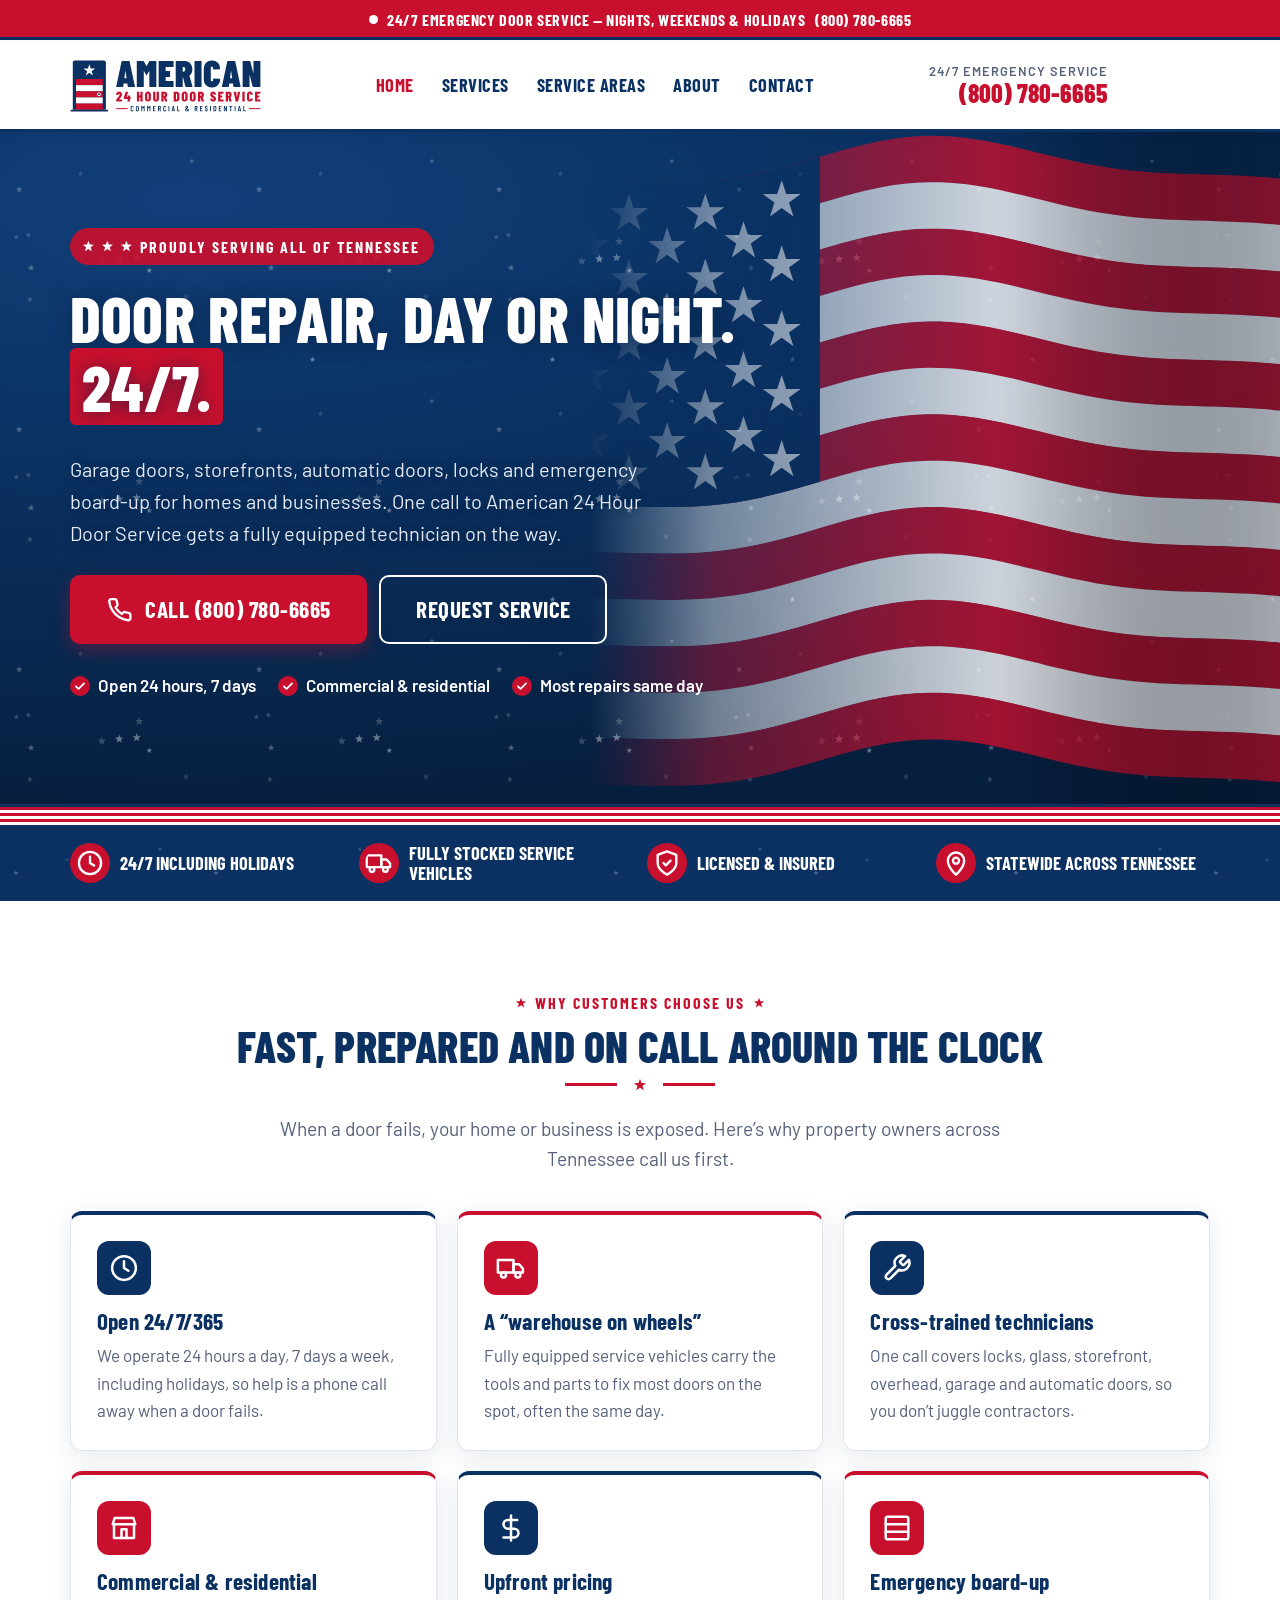
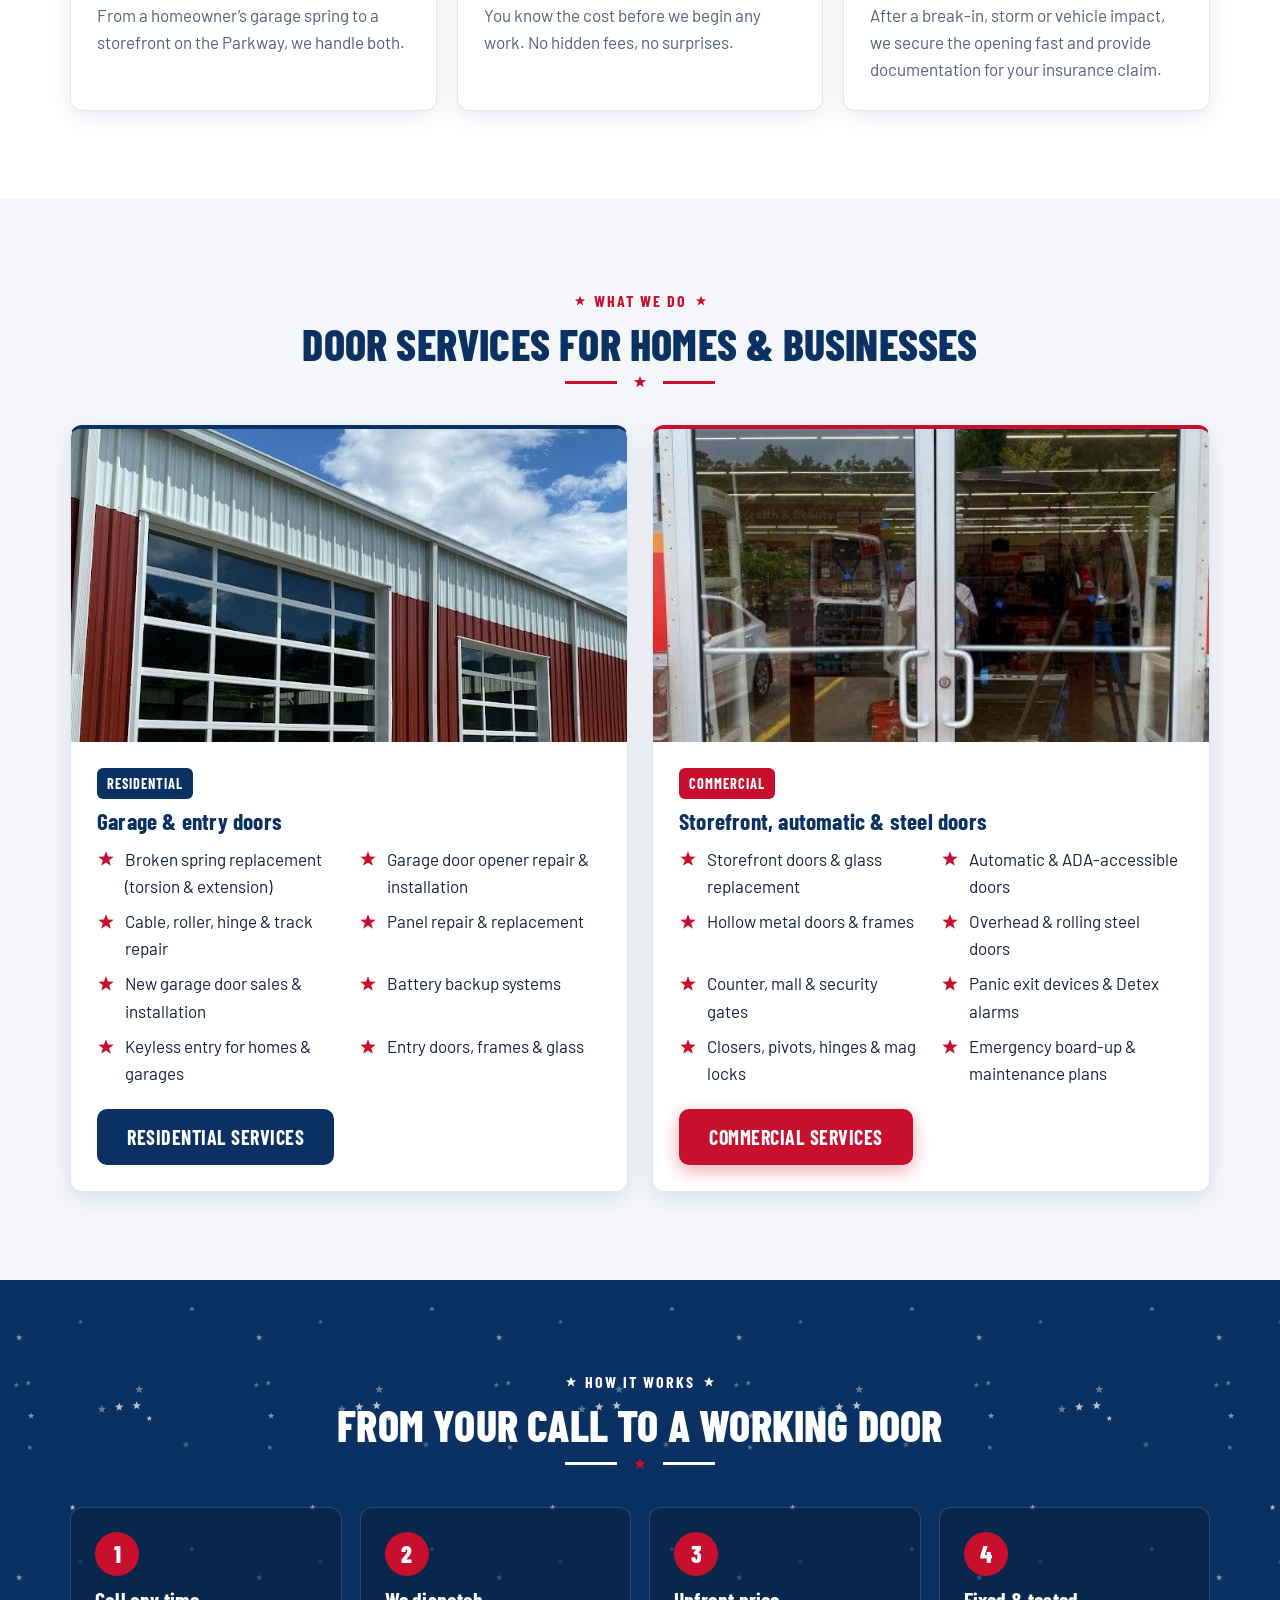
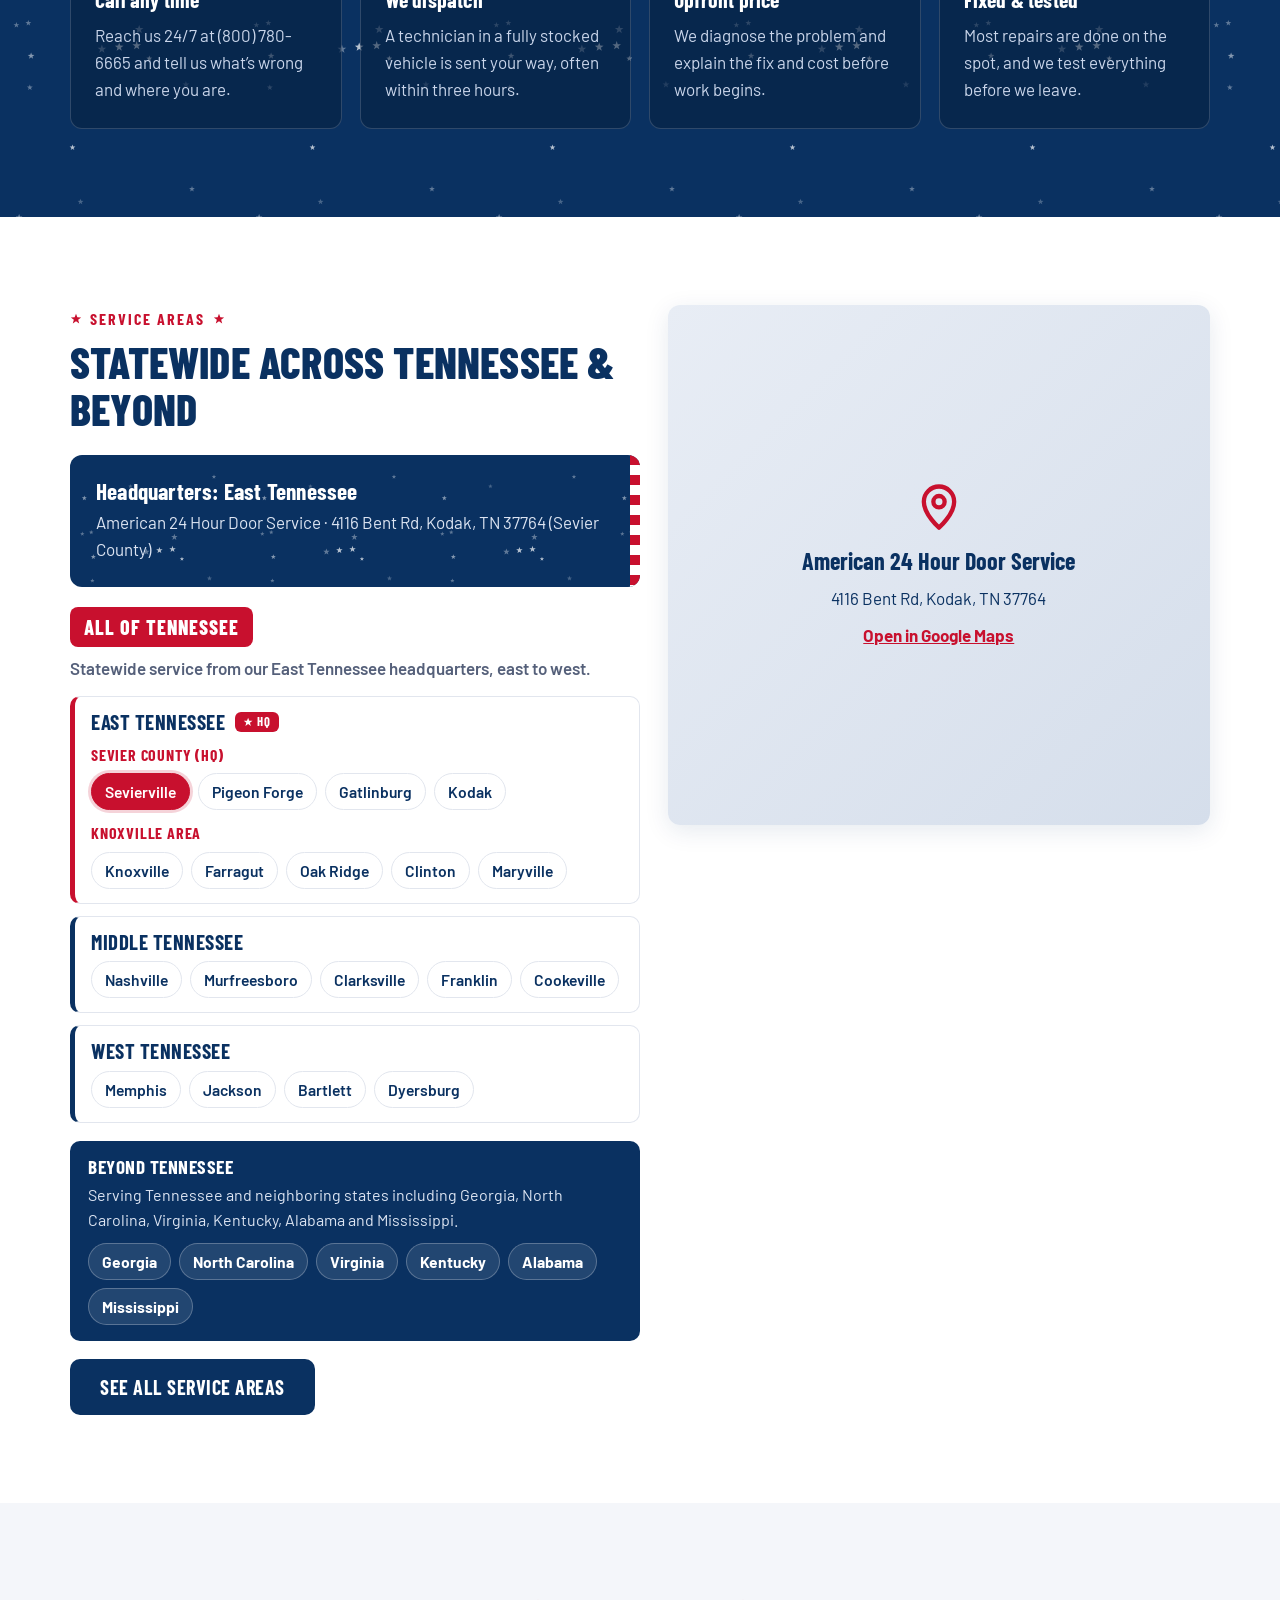
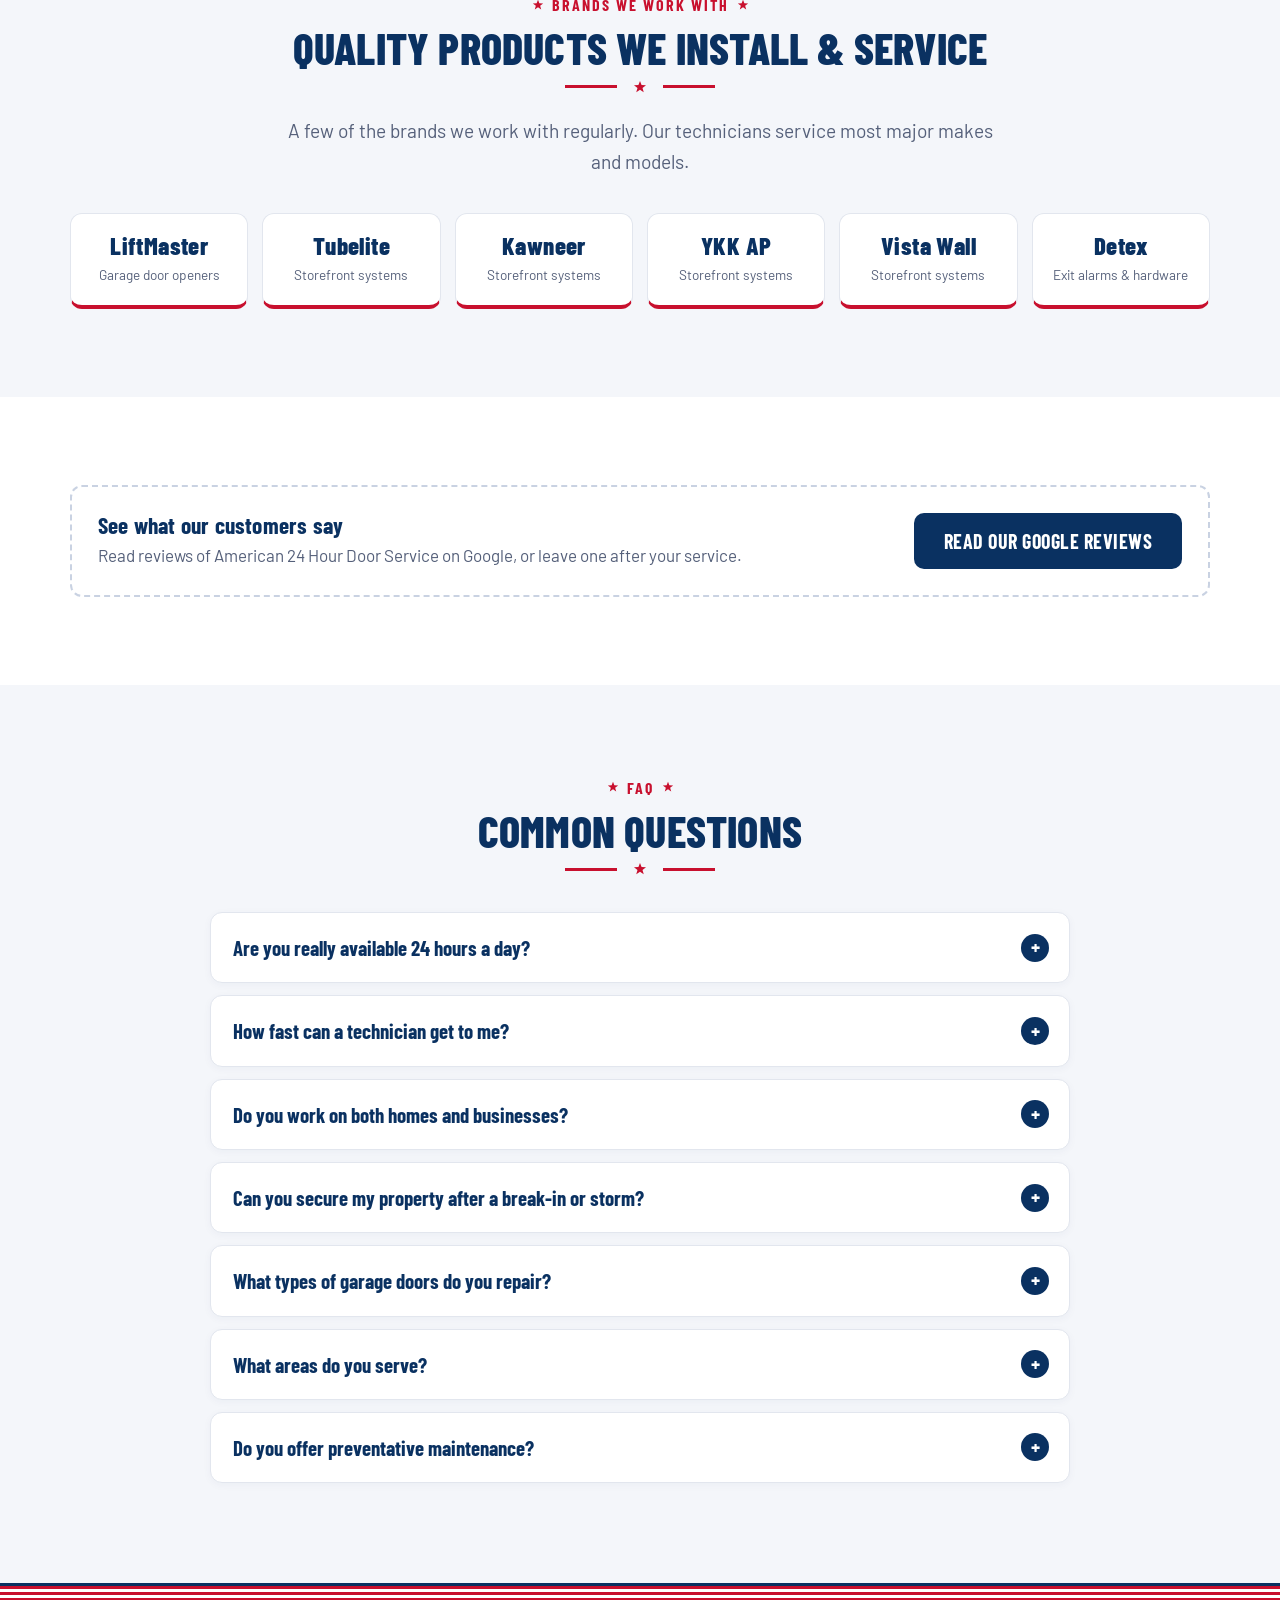
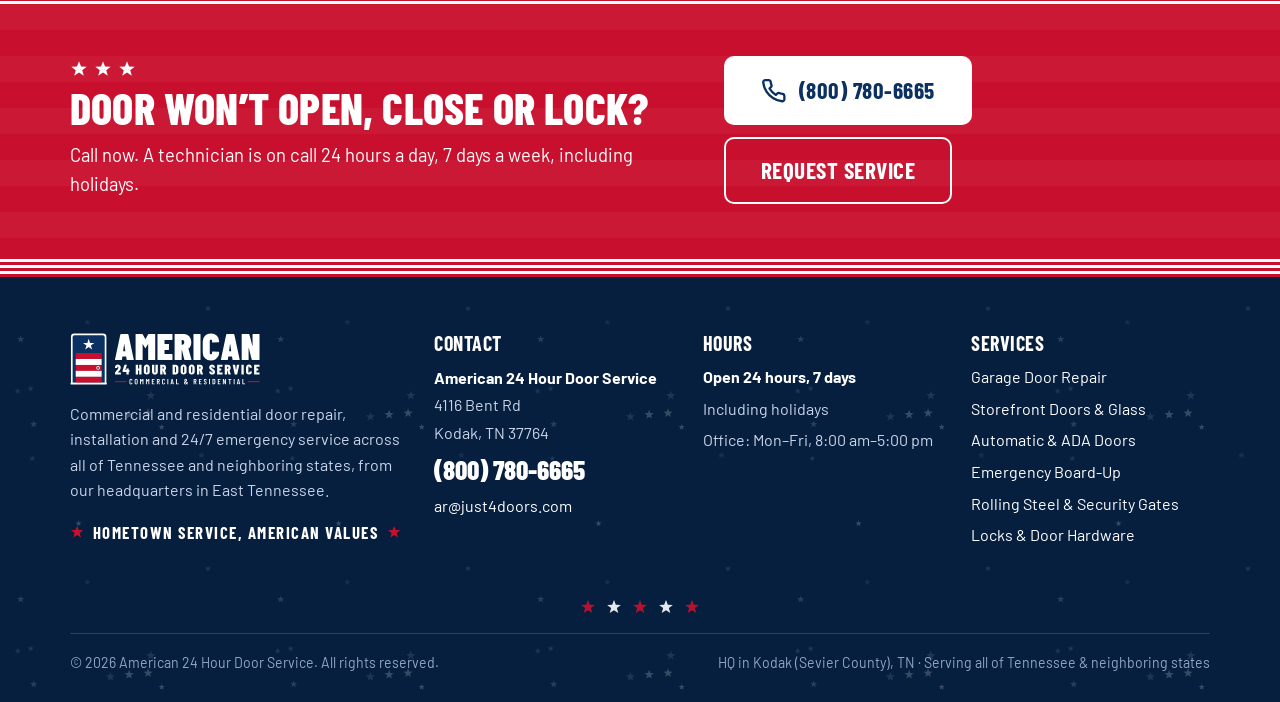
<file: index.html>
<!doctype html>
<html lang="en">
<head>
<meta charset="utf-8">
<meta name="viewport" content="width=device-width, initial-scale=1">
<meta name="robots" content="noindex, nofollow, noarchive">
<meta name="googlebot" content="noindex, nofollow">
<title>American 24 Hour Door Service | 24/7 Door Repair Across Tennessee | HQ Sevierville, TN</title>
<meta name="description" content="American 24 Hour Door Service: 24/7 commercial &amp; residential door repair across all of Tennessee, headquartered near Sevierville, TN. Garage doors, storefronts, board-up. Call (800) 780-6665.">
<link rel="canonical" href="https://www.american24hourdoor.com/">
<meta property="og:type" content="website"><meta property="og:title" content="American 24 Hour Door Service | 24/7 Door Repair Across Tennessee | HQ Sevierville, TN"><meta property="og:description" content="American 24 Hour Door Service: 24/7 commercial &amp; residential door repair across all of Tennessee, headquartered near Sevierville, TN. Garage doors, storefronts, board-up. Call (800) 780-6665.">
<meta property="og:url" content="https://www.american24hourdoor.com/"><meta property="og:image" content="https://www.american24hourdoor.com/assets/brand/og-image.jpg"><meta property="og:site_name" content="American 24 Hour Door Service">
<meta name="theme-color" content="#0A3161">
<link rel="icon" type="image/png" sizes="32x32" href="assets/brand/favicon-32.png"><link rel="icon" type="image/svg+xml" href="assets/brand/icon.svg"><link rel="apple-touch-icon" href="assets/brand/apple-touch-icon.png">
<link rel="preconnect" href="https://fonts.googleapis.com"><link rel="preconnect" href="https://fonts.gstatic.com" crossorigin>
<link href="https://fonts.googleapis.com/css2?family=Barlow+Condensed:wght@600;700;800&family=Barlow:wght@400;500;600;700&display=swap" rel="stylesheet">
<link rel="stylesheet" href="css/styles.css">
<script type="application/ld+json">{"@context": "https://schema.org", "@type": ["HomeAndConstructionBusiness", "LocalBusiness"], "@id": "https://www.american24hourdoor.com/#business", "name": "American 24 Hour Door Service", "url": "https://www.american24hourdoor.com/", "telephone": "+1-800-780-6665", "email": "ar@just4doors.com", "image": "https://www.american24hourdoor.com/assets/brand/og-image.jpg", "logo": "https://www.american24hourdoor.com/assets/brand/icon-512.png", "address": {"@type": "PostalAddress", "streetAddress": "4116 Bent Rd", "addressLocality": "Kodak", "addressRegion": "TN", "postalCode": "37764", "addressCountry": "US"}, "geo": {"@type": "GeoCoordinates", "latitude": 35.960794, "longitude": -83.632696}, "openingHoursSpecification": [{"@type": "OpeningHoursSpecification", "dayOfWeek": ["Monday", "Tuesday", "Wednesday", "Thursday", "Friday", "Saturday", "Sunday"], "opens": "00:00", "closes": "23:59"}], "areaServed": [{"@type": "State", "name": "Tennessee"}, {"@type": "State", "name": "Georgia"}, {"@type": "State", "name": "North Carolina"}, {"@type": "State", "name": "Virginia"}, {"@type": "State", "name": "Kentucky"}, {"@type": "State", "name": "Alabama"}, {"@type": "State", "name": "Mississippi"}], "knowsAbout": ["Garage door repair", "Commercial door repair", "Storefront glass replacement", "Automatic doors", "Emergency board-up", "Hollow metal doors", "Door hardware"], "priceRange": "$$"}</script>
<script type="application/ld+json">{"@context": "https://schema.org", "@type": "FAQPage", "mainEntity": [{"@type": "Question", "name": "Are you really available 24 hours a day?", "acceptedAnswer": {"@type": "Answer", "text": "Yes. We operate 24 hours a day, 7 days a week, including holidays. Call (800) 780-6665 any time and a technician will be dispatched. Regular office hours are Monday–Friday, 8:00 am–5:00 pm; emergency rates apply after hours."}}, {"@type": "Question", "name": "How fast can a technician get to me?", "acceptedAnswer": {"@type": "Answer", "text": "Our technicians are dispatched by phone from fully equipped service vehicles and can often be on site within three hours of your call, depending on your location and call volume."}}, {"@type": "Question", "name": "Do you work on both homes and businesses?", "acceptedAnswer": {"@type": "Answer", "text": "Yes. We handle residential garage doors, openers and entry doors, plus commercial storefronts, automatic and ADA doors, hollow metal doors, rolling steel doors and security gates."}}, {"@type": "Question", "name": "Can you secure my property after a break-in or storm?", "acceptedAnswer": {"@type": "Answer", "text": "Yes. We provide emergency board-up to secure broken glass, doors and storefronts until permanent repairs are made, and we can provide documentation to support your insurance claim."}}, {"@type": "Question", "name": "What types of garage doors do you repair?", "acceptedAnswer": {"@type": "Answer", "text": "We repair all major types of garage doors, including sectional, roll-up, tilt-up and custom doors, and we work on a wide range of brands and opener systems."}}, {"@type": "Question", "name": "What areas do you serve?", "acceptedAnswer": {"@type": "Answer", "text": "We serve the entire state of Tennessee, East, Middle and West, from our headquarters in Kodak (Sevier County), near Sevierville. We also work in neighboring states including Georgia, North Carolina, Virginia, Kentucky, Alabama and Mississippi. Call (800) 780-6665 to confirm service at your location."}}, {"@type": "Question", "name": "Do you offer preventative maintenance?", "acceptedAnswer": {"@type": "Answer", "text": "Yes. Preventative maintenance programs help extend the life of your doors by inspecting components, lubricating moving parts, tightening hardware and catching problems before they become costly repairs."}}]}</script>
</head>
<body>
<a class="skip" href="#main">Skip to content</a>
<div class="topbar"><div class="wrap"><span class="pulse" aria-hidden="true"></span><span>24/7 Emergency Door Service<span class="tb-x"> — Nights, Weekends &amp; Holidays</span></span> <a href="tel:+18007806665">(800) 780-6665</a></div></div>
<header class="header">
  <div class="wrap">
    <a class="brand" href="index.html" aria-label="American 24 Hour Door Service home"><img src="assets/brand/logo.svg" alt="American 24 Hour Door Service logo — Commercial &amp; Residential" width="300" height="82"></a>
    <nav class="nav" aria-label="Main"><ul><li><a href="index.html" aria-current="page">Home</a></li><li><a href="services.html">Services</a></li><li><a href="service-areas.html">Service Areas</a></li><li><a href="about.html">About</a></li><li><a href="contact.html">Contact</a></li></ul></nav>
    <a class="head-call" href="tel:+18007806665"><small>24/7 Emergency Service</small><strong>(800) 780-6665</strong></a>
    <div class="head-actions">
      <a class="mobile-call" href="tel:+18007806665"><svg viewBox="0 0 24 24" fill="none" stroke="currentColor" stroke-width="2.2" stroke-linecap="round" stroke-linejoin="round" aria-hidden="true"><path d="M22 16.9v3a2 2 0 0 1-2.2 2 19.8 19.8 0 0 1-8.6-3.1 19.5 19.5 0 0 1-6-6A19.8 19.8 0 0 1 2.1 4.2 2 2 0 0 1 4.1 2h3a2 2 0 0 1 2 1.7c.1 1 .4 1.9.7 2.8a2 2 0 0 1-.5 2.1L8 9.9a16 16 0 0 0 6 6l1.3-1.3a2 2 0 0 1 2.1-.4c.9.3 1.8.6 2.8.7a2 2 0 0 1 1.7 2z"/></svg><span>Call 24/7</span></a>
      <button class="menu-btn" aria-expanded="false" aria-controls="mnav" aria-label="Open menu"><svg viewBox="0 0 24 24" fill="none" stroke="currentColor" stroke-width="2.4" stroke-linecap="round" aria-hidden="true"><path d="M4 7h16M4 12h16M4 17h16"/></svg></button>
    </div>
  </div>
  <nav class="mnav" id="mnav" aria-label="Mobile"><ul><li><a href="index.html" aria-current="page">Home</a></li><li><a href="services.html">Services</a></li><li><a href="service-areas.html">Service Areas</a></li><li><a href="about.html">About</a></li><li><a href="contact.html">Contact</a></li><li><a href="tel:+18007806665" style="color:var(--red)">Call (800) 780-6665</a></li></ul></nav>
</header>
<main id="main">

<section class="hero" aria-labelledby="hero-h">
  <div class="hero-flag" aria-hidden="true"></div>
  <div class="wrap">
    <span class="hero-kicker"><svg class="st" viewBox="0 0 24 24" aria-hidden="true"><polygon fill="currentColor" points="12,1.5 14.7,8.6 22.3,8.9 16.3,13.6 18.4,20.9 12,16.7 5.6,20.9 7.7,13.6 1.7,8.9 9.3,8.6"/></svg><svg class="st" viewBox="0 0 24 24" aria-hidden="true"><polygon fill="currentColor" points="12,1.5 14.7,8.6 22.3,8.9 16.3,13.6 18.4,20.9 12,16.7 5.6,20.9 7.7,13.6 1.7,8.9 9.3,8.6"/></svg><svg class="st" viewBox="0 0 24 24" aria-hidden="true"><polygon fill="currentColor" points="12,1.5 14.7,8.6 22.3,8.9 16.3,13.6 18.4,20.9 12,16.7 5.6,20.9 7.7,13.6 1.7,8.9 9.3,8.6"/></svg> Proudly serving all of Tennessee</span>
    <h1 id="hero-h">Door repair, day or night. <em>24/7.</em></h1>
    <p class="lead">Garage doors, storefronts, automatic doors, locks and emergency board-up for homes and businesses. One call to American 24 Hour Door Service gets a fully equipped technician on the way.</p>
    <div class="hero-ctas">
      <a class="btn btn-red btn-lg" href="tel:+18007806665"><svg viewBox="0 0 24 24" fill="none" stroke="currentColor" stroke-width="2.2" stroke-linecap="round" stroke-linejoin="round" aria-hidden="true"><path d="M22 16.9v3a2 2 0 0 1-2.2 2 19.8 19.8 0 0 1-8.6-3.1 19.5 19.5 0 0 1-6-6A19.8 19.8 0 0 1 2.1 4.2 2 2 0 0 1 4.1 2h3a2 2 0 0 1 2 1.7c.1 1 .4 1.9.7 2.8a2 2 0 0 1-.5 2.1L8 9.9a16 16 0 0 0 6 6l1.3-1.3a2 2 0 0 1 2.1-.4c.9.3 1.8.6 2.8.7a2 2 0 0 1 1.7 2z"/></svg> Call (800) 780-6665</a>
      <a class="btn btn-outline btn-lg" href="contact.html">Request Service</a>
    </div>
    <ul class="badges">
      <li><svg viewBox="0 0 24 24" fill="none" stroke="currentColor" stroke-width="3" stroke-linecap="round" stroke-linejoin="round" aria-hidden="true"><path d="M5 12.5l4.5 4.5L19 7.5"/></svg> Open 24 hours, 7 days</li>
      <li><svg viewBox="0 0 24 24" fill="none" stroke="currentColor" stroke-width="3" stroke-linecap="round" stroke-linejoin="round" aria-hidden="true"><path d="M5 12.5l4.5 4.5L19 7.5"/></svg> Commercial &amp; residential</li>
      <li><svg viewBox="0 0 24 24" fill="none" stroke="currentColor" stroke-width="3" stroke-linecap="round" stroke-linejoin="round" aria-hidden="true"><path d="M5 12.5l4.5 4.5L19 7.5"/></svg> Most repairs same day</li>
    </ul>
  </div>
</section>
<div class="stripes" aria-hidden="true"></div>

<section class="strip starband" aria-label="Highlights"><div class="wrap"><ul>
  <li><svg viewBox="0 0 24 24" fill="none" stroke="currentColor" stroke-width="2" stroke-linecap="round" stroke-linejoin="round" aria-hidden="true"><circle cx="12" cy="12" r="9.5"/><path d="M12 6.5V12l3.5 2.2"/></svg> 24/7 including holidays</li>
  <li><svg viewBox="0 0 24 24" fill="none" stroke="currentColor" stroke-width="2" stroke-linecap="round" stroke-linejoin="round" aria-hidden="true"><path d="M1.5 5.5h12.5v10H1.5z"/><path d="M14 9h4.5l3 3.5v3H14z"/><circle cx="6" cy="17.5" r="2"/><circle cx="17.5" cy="17.5" r="2"/></svg> Fully stocked service vehicles</li>
  <li><svg viewBox="0 0 24 24" fill="none" stroke="currentColor" stroke-width="2" stroke-linecap="round" stroke-linejoin="round" aria-hidden="true"><path d="M12 22s8-4 8-10V5l-8-3-8 3v7c0 6 8 10 8 10z"/><path d="m9 12 2 2 4-4"/></svg> Licensed &amp; insured</li>
  <li><svg viewBox="0 0 24 24" fill="none" stroke="currentColor" stroke-width="2" stroke-linecap="round" stroke-linejoin="round" aria-hidden="true"><path d="M12 22s7-6.2 7-12a7 7 0 0 0-14 0c0 5.8 7 12 7 12z"/><circle cx="12" cy="10" r="2.6"/></svg> Statewide across Tennessee</li>
</ul></div></section>

<section class="section" aria-labelledby="why-h"><div class="wrap">
  <div class="sec-head center starrule"><span class="eyebrow"><svg class="st" viewBox="0 0 24 24" aria-hidden="true"><polygon fill="currentColor" points="12,1.5 14.7,8.6 22.3,8.9 16.3,13.6 18.4,20.9 12,16.7 5.6,20.9 7.7,13.6 1.7,8.9 9.3,8.6"/></svg> Why customers choose us <svg class="st" viewBox="0 0 24 24" aria-hidden="true"><polygon fill="currentColor" points="12,1.5 14.7,8.6 22.3,8.9 16.3,13.6 18.4,20.9 12,16.7 5.6,20.9 7.7,13.6 1.7,8.9 9.3,8.6"/></svg></span><h2 id="why-h">Fast, prepared and on call around the clock</h2>
  <p class="lead">When a door fails, your home or business is exposed. Here’s why property owners across Tennessee call us first.</p></div>
  <div class="grid g3"><article class="card"><div class="ico"><svg viewBox="0 0 24 24" fill="none" stroke="currentColor" stroke-width="2" stroke-linecap="round" stroke-linejoin="round" aria-hidden="true"><circle cx="12" cy="12" r="9.5"/><path d="M12 6.5V12l3.5 2.2"/></svg></div><h3>Open 24/7/365</h3><p>We operate 24 hours a day, 7 days a week, including holidays, so help is a phone call away when a door fails.</p></article><article class="card"><div class="ico"><svg viewBox="0 0 24 24" fill="none" stroke="currentColor" stroke-width="2" stroke-linecap="round" stroke-linejoin="round" aria-hidden="true"><path d="M1.5 5.5h12.5v10H1.5z"/><path d="M14 9h4.5l3 3.5v3H14z"/><circle cx="6" cy="17.5" r="2"/><circle cx="17.5" cy="17.5" r="2"/></svg></div><h3>A “warehouse on wheels”</h3><p>Fully equipped service vehicles carry the tools and parts to fix most doors on the spot, often the same day.</p></article><article class="card"><div class="ico"><svg viewBox="0 0 24 24" fill="none" stroke="currentColor" stroke-width="2" stroke-linecap="round" stroke-linejoin="round" aria-hidden="true"><path d="M14.7 6.3a1 1 0 0 0 0 1.4l1.6 1.6a1 1 0 0 0 1.4 0l3.8-3.8a6 6 0 0 1-7.9 7.9l-6.9 6.9a2.1 2.1 0 0 1-3-3l6.9-6.9a6 6 0 0 1 7.9-7.9z"/></svg></div><h3>Cross-trained technicians</h3><p>One call covers locks, glass, storefront, overhead, garage and automatic doors, so you don’t juggle contractors.</p></article><article class="card"><div class="ico"><svg viewBox="0 0 24 24" fill="none" stroke="currentColor" stroke-width="2" stroke-linecap="round" stroke-linejoin="round" aria-hidden="true"><path d="M3 9h18l-1.5-5h-15z"/><path d="M4 9v11h16V9"/><path d="M10 20v-7h4v7"/></svg></div><h3>Commercial &amp; residential</h3><p>From a homeowner’s garage spring to a storefront on the Parkway, we handle both.</p></article><article class="card"><div class="ico"><svg viewBox="0 0 24 24" fill="none" stroke="currentColor" stroke-width="2" stroke-linecap="round" stroke-linejoin="round" aria-hidden="true"><path d="M12 2v20"/><path d="M17 5.5H9.5a3.5 3.5 0 0 0 0 7h5a3.5 3.5 0 0 1 0 7H6"/></svg></div><h3>Upfront pricing</h3><p>You know the cost before we begin any work. No hidden fees, no surprises.</p></article><article class="card"><div class="ico"><svg viewBox="0 0 24 24" fill="none" stroke="currentColor" stroke-width="2" stroke-linecap="round" stroke-linejoin="round" aria-hidden="true"><rect x="3" y="3" width="18" height="18" rx="1.5"/><path d="M3 9h18M3 15h18"/></svg></div><h3>Emergency board-up</h3><p>After a break-in, storm or vehicle impact, we secure the opening fast and provide documentation for your insurance claim.</p></article></div>
</div></section>

<section class="section bg-light" aria-labelledby="svc-h"><div class="wrap">
  <div class="sec-head center starrule"><span class="eyebrow"><svg class="st" viewBox="0 0 24 24" aria-hidden="true"><polygon fill="currentColor" points="12,1.5 14.7,8.6 22.3,8.9 16.3,13.6 18.4,20.9 12,16.7 5.6,20.9 7.7,13.6 1.7,8.9 9.3,8.6"/></svg> What we do <svg class="st" viewBox="0 0 24 24" aria-hidden="true"><polygon fill="currentColor" points="12,1.5 14.7,8.6 22.3,8.9 16.3,13.6 18.4,20.9 12,16.7 5.6,20.9 7.7,13.6 1.7,8.9 9.3,8.6"/></svg></span><h2 id="svc-h">Door services for homes &amp; businesses</h2></div>
  <div class="split">
    <article class="svc">
      <img class="svc-img" src="assets/img/full-view-garage-doors.jpg" alt="Full-view aluminum and glass garage doors on a red metal building" width="693" height="390" loading="lazy">
      <div class="svc-body"><span class="svc-tag">Residential</span><h3>Garage &amp; entry doors</h3>
      <ul class="checks two"><li>Broken spring replacement (torsion &amp; extension)</li><li>Garage door opener repair &amp; installation</li><li>Cable, roller, hinge &amp; track repair</li><li>Panel repair &amp; replacement</li><li>New garage door sales &amp; installation</li><li>Battery backup systems</li><li>Keyless entry for homes &amp; garages</li><li>Entry doors, frames &amp; glass</li></ul>
      <a class="btn btn-navy" href="services.html#residential">Residential services</a></div>
    </article>
    <article class="svc">
      <img class="svc-img" src="assets/img/aluminum-storefront-doors.jpg" alt="Aluminum storefront double doors with glass at a retail store entrance" width="475" height="267" loading="lazy" style="object-position:center 35%">
      <div class="svc-body"><span class="svc-tag red">Commercial</span><h3>Storefront, automatic &amp; steel doors</h3>
      <ul class="checks two"><li>Storefront doors &amp; glass replacement</li><li>Automatic &amp; ADA-accessible doors</li><li>Hollow metal doors &amp; frames</li><li>Overhead &amp; rolling steel doors</li><li>Counter, mall &amp; security gates</li><li>Panic exit devices &amp; Detex alarms</li><li>Closers, pivots, hinges &amp; mag locks</li><li>Emergency board-up &amp; maintenance plans</li></ul>
      <a class="btn btn-red" href="services.html#commercial">Commercial services</a></div>
    </article>
  </div>
</div></section>

<section class="section bg-navy" aria-labelledby="how-h"><div class="wrap">
  <div class="sec-head center starrule"><span class="eyebrow" style="color:#fff"><svg class="st" viewBox="0 0 24 24" aria-hidden="true"><polygon fill="currentColor" points="12,1.5 14.7,8.6 22.3,8.9 16.3,13.6 18.4,20.9 12,16.7 5.6,20.9 7.7,13.6 1.7,8.9 9.3,8.6"/></svg> How it works <svg class="st" viewBox="0 0 24 24" aria-hidden="true"><polygon fill="currentColor" points="12,1.5 14.7,8.6 22.3,8.9 16.3,13.6 18.4,20.9 12,16.7 5.6,20.9 7.7,13.6 1.7,8.9 9.3,8.6"/></svg></span><h2 id="how-h">From your call to a working door</h2></div>
  <ol class="steps">
    <li><h3>Call any time</h3><p>Reach us 24/7 at (800) 780-6665 and tell us what’s wrong and where you are.</p></li>
    <li><h3>We dispatch</h3><p>A technician in a fully stocked vehicle is sent your way, often within three hours.</p></li>
    <li><h3>Upfront price</h3><p>We diagnose the problem and explain the fix and cost before work begins.</p></li>
    <li><h3>Fixed &amp; tested</h3><p>Most repairs are done on the spot, and we test everything before we leave.</p></li>
  </ol>
</div></section>

<section class="section" aria-labelledby="area-h"><div class="wrap">
  <div class="areas">
    <div>
      <span class="eyebrow"><svg class="st" viewBox="0 0 24 24" aria-hidden="true"><polygon fill="currentColor" points="12,1.5 14.7,8.6 22.3,8.9 16.3,13.6 18.4,20.9 12,16.7 5.6,20.9 7.7,13.6 1.7,8.9 9.3,8.6"/></svg> Service areas <svg class="st" viewBox="0 0 24 24" aria-hidden="true"><polygon fill="currentColor" points="12,1.5 14.7,8.6 22.3,8.9 16.3,13.6 18.4,20.9 12,16.7 5.6,20.9 7.7,13.6 1.7,8.9 9.3,8.6"/></svg></span><h2 id="area-h">Statewide across Tennessee &amp; beyond</h2>
      <div class="hq"><h3>Headquarters: East Tennessee</h3><p>American 24 Hour Door Service · 4116 Bent Rd, Kodak, TN 37764 (Sevier County)</p></div>
      <div class="tn-head"><span class="tn-badge">All of Tennessee</span><p>Statewide service from our East Tennessee headquarters, east to west.</p></div><div class="tn-regions"><div class="tn-region is-hq"><h4>East Tennessee <span class="hq-tag"><svg class="st" viewBox="0 0 24 24" aria-hidden="true"><polygon fill="currentColor" points="12,1.5 14.7,8.6 22.3,8.9 16.3,13.6 18.4,20.9 12,16.7 5.6,20.9 7.7,13.6 1.7,8.9 9.3,8.6"/></svg> HQ</span></h4><h5>Sevier County (HQ)</h5><ul class="chips"><li class="key">Sevierville</li><li>Pigeon Forge</li><li>Gatlinburg</li><li>Kodak</li></ul><h5>Knoxville area</h5><ul class="chips"><li>Knoxville</li><li>Farragut</li><li>Oak Ridge</li><li>Clinton</li><li>Maryville</li></ul></div><div class="tn-region"><h4>Middle Tennessee </h4><ul class="chips"><li>Nashville</li><li>Murfreesboro</li><li>Clarksville</li><li>Franklin</li><li>Cookeville</li></ul></div><div class="tn-region"><h4>West Tennessee </h4><ul class="chips"><li>Memphis</li><li>Jackson</li><li>Bartlett</li><li>Dyersburg</li></ul></div></div><div class="region beyond"><h4>Beyond Tennessee</h4><p class="beyond-line">Serving Tennessee and neighboring states including Georgia, North Carolina, Virginia, Kentucky, Alabama and Mississippi.</p><ul class="chips states"><li><strong>Georgia</strong></li><li><strong>North Carolina</strong></li><li><strong>Virginia</strong></li><li><strong>Kentucky</strong></li><li><strong>Alabama</strong></li><li><strong>Mississippi</strong></li></ul></div>
      <a class="btn btn-navy" href="service-areas.html">See all service areas</a>
    </div>
    <div class="mapwrap" style="--mh:520px"><a class="map-fallback" href="https://www.google.com/maps/search/?api=1&amp;query=4116%20Bent%20Rd%2C%20Kodak%2C%20TN%2037764" target="_blank" rel="noopener"><svg viewBox="0 0 24 24" fill="none" stroke="currentColor" stroke-width="2" stroke-linecap="round" stroke-linejoin="round" aria-hidden="true"><path d="M12 22s7-6.2 7-12a7 7 0 0 0-14 0c0 5.8 7 12 7 12z"/><circle cx="12" cy="10" r="2.6"/></svg><strong>American 24 Hour Door Service</strong><span>4116 Bent Rd, Kodak, TN 37764</span><em>Open in Google Maps</em></a><iframe class="map" title="Map of American 24 Hour Door Service headquarters in Sevier County, TN" src="https://maps.google.com/maps?q=4116%20Bent%20Rd%2C%20Kodak%2C%20TN%2037764&amp;z=6&amp;ie=UTF8&amp;iwloc=&amp;output=embed" loading="lazy" referrerpolicy="no-referrer-when-downgrade"></iframe></div>
  </div>
</div></section>

<section class="section bg-light" aria-labelledby="brand-h"><div class="wrap">
  <div class="sec-head center starrule"><span class="eyebrow"><svg class="st" viewBox="0 0 24 24" aria-hidden="true"><polygon fill="currentColor" points="12,1.5 14.7,8.6 22.3,8.9 16.3,13.6 18.4,20.9 12,16.7 5.6,20.9 7.7,13.6 1.7,8.9 9.3,8.6"/></svg> Brands we work with <svg class="st" viewBox="0 0 24 24" aria-hidden="true"><polygon fill="currentColor" points="12,1.5 14.7,8.6 22.3,8.9 16.3,13.6 18.4,20.9 12,16.7 5.6,20.9 7.7,13.6 1.7,8.9 9.3,8.6"/></svg></span><h2 id="brand-h">Quality products we install &amp; service</h2>
  <p class="lead">A few of the brands we work with regularly. Our technicians service most major makes and models.</p></div>
  <ul class="brands"><li><strong>LiftMaster</strong><span>Garage door openers</span></li><li><strong>Tubelite</strong><span>Storefront systems</span></li><li><strong>Kawneer</strong><span>Storefront systems</span></li><li><strong>YKK AP</strong><span>Storefront systems</span></li><li><strong>Vista Wall</strong><span>Storefront systems</span></li><li><strong>Detex</strong><span>Exit alarms &amp; hardware</span></li></ul>
</div></section>

<section class="section" aria-labelledby="rev-h"><div class="wrap">
  <div class="reviews-band">
    <div><h3 id="rev-h">See what our customers say</h3><p>Read reviews of American 24 Hour Door Service on Google, or leave one after your service.</p></div>
    <a class="btn btn-navy" href="#GOOGLE-REVIEWS-LINK">Read our Google reviews</a>
  </div>
</div></section>

<section class="section bg-light" aria-labelledby="faq-h"><div class="wrap">
  <div class="sec-head center starrule"><span class="eyebrow"><svg class="st" viewBox="0 0 24 24" aria-hidden="true"><polygon fill="currentColor" points="12,1.5 14.7,8.6 22.3,8.9 16.3,13.6 18.4,20.9 12,16.7 5.6,20.9 7.7,13.6 1.7,8.9 9.3,8.6"/></svg> FAQ <svg class="st" viewBox="0 0 24 24" aria-hidden="true"><polygon fill="currentColor" points="12,1.5 14.7,8.6 22.3,8.9 16.3,13.6 18.4,20.9 12,16.7 5.6,20.9 7.7,13.6 1.7,8.9 9.3,8.6"/></svg></span><h2 id="faq-h">Common questions</h2></div>
  <div class="faq"><details><summary>Are you really available 24 hours a day?</summary><p>Yes. We operate 24 hours a day, 7 days a week, including holidays. Call (800) 780-6665 any time and a technician will be dispatched. Regular office hours are Monday–Friday, 8:00 am–5:00 pm; emergency rates apply after hours.</p></details><details><summary>How fast can a technician get to me?</summary><p>Our technicians are dispatched by phone from fully equipped service vehicles and can often be on site within three hours of your call, depending on your location and call volume.</p></details><details><summary>Do you work on both homes and businesses?</summary><p>Yes. We handle residential garage doors, openers and entry doors, plus commercial storefronts, automatic and ADA doors, hollow metal doors, rolling steel doors and security gates.</p></details><details><summary>Can you secure my property after a break-in or storm?</summary><p>Yes. We provide emergency board-up to secure broken glass, doors and storefronts until permanent repairs are made, and we can provide documentation to support your insurance claim.</p></details><details><summary>What types of garage doors do you repair?</summary><p>We repair all major types of garage doors, including sectional, roll-up, tilt-up and custom doors, and we work on a wide range of brands and opener systems.</p></details><details><summary>What areas do you serve?</summary><p>We serve the entire state of Tennessee, East, Middle and West, from our headquarters in Kodak (Sevier County), near Sevierville. We also work in neighboring states including Georgia, North Carolina, Virginia, Kentucky, Alabama and Mississippi. Call (800) 780-6665 to confirm service at your location.</p></details><details><summary>Do you offer preventative maintenance?</summary><p>Yes. Preventative maintenance programs help extend the life of your doors by inspecting components, lubricating moving parts, tightening hardware and catching problems before they become costly repairs.</p></details></div>
</div></section>
<div class="stripes" aria-hidden="true"></div><section class="cta" aria-labelledby="cta-h"><div class="wrap">
  <div><span class="cta-kicker"><svg class="st" viewBox="0 0 24 24" aria-hidden="true"><polygon fill="currentColor" points="12,1.5 14.7,8.6 22.3,8.9 16.3,13.6 18.4,20.9 12,16.7 5.6,20.9 7.7,13.6 1.7,8.9 9.3,8.6"/></svg><svg class="st" viewBox="0 0 24 24" aria-hidden="true"><polygon fill="currentColor" points="12,1.5 14.7,8.6 22.3,8.9 16.3,13.6 18.4,20.9 12,16.7 5.6,20.9 7.7,13.6 1.7,8.9 9.3,8.6"/></svg><svg class="st" viewBox="0 0 24 24" aria-hidden="true"><polygon fill="currentColor" points="12,1.5 14.7,8.6 22.3,8.9 16.3,13.6 18.4,20.9 12,16.7 5.6,20.9 7.7,13.6 1.7,8.9 9.3,8.6"/></svg></span><h2 id="cta-h">Door won’t open, close or lock?</h2><p>Call now. A technician is on call 24 hours a day, 7 days a week, including holidays.</p></div>
  <div class="cta-btns"><a class="btn btn-white btn-lg" href="tel:+18007806665"><svg viewBox="0 0 24 24" fill="none" stroke="currentColor" stroke-width="2.2" stroke-linecap="round" stroke-linejoin="round" aria-hidden="true"><path d="M22 16.9v3a2 2 0 0 1-2.2 2 19.8 19.8 0 0 1-8.6-3.1 19.5 19.5 0 0 1-6-6A19.8 19.8 0 0 1 2.1 4.2 2 2 0 0 1 4.1 2h3a2 2 0 0 1 2 1.7c.1 1 .4 1.9.7 2.8a2 2 0 0 1-.5 2.1L8 9.9a16 16 0 0 0 6 6l1.3-1.3a2 2 0 0 1 2.1-.4c.9.3 1.8.6 2.8.7a2 2 0 0 1 1.7 2z"/></svg> (800) 780-6665</a><a class="btn btn-outline btn-lg" href="contact.html">Request Service</a></div>
</div></section>
</main>
<footer class="footer">
  <div class="foot-stripes" aria-hidden="true"></div>
  <div class="wrap">
    <div class="fgrid">
      <div>
        <img class="logo" src="assets/brand/logo-reverse.svg" alt="American 24 Hour Door Service logo" width="230" height="63" loading="lazy">
        <p>Commercial and residential door repair, installation and 24/7 emergency service across all of Tennessee and neighboring states, from our headquarters in East Tennessee.</p>
        <p class="motto"><svg class="st" viewBox="0 0 24 24" aria-hidden="true"><polygon fill="currentColor" points="12,1.5 14.7,8.6 22.3,8.9 16.3,13.6 18.4,20.9 12,16.7 5.6,20.9 7.7,13.6 1.7,8.9 9.3,8.6"/></svg> Hometown service, American values <svg class="st" viewBox="0 0 24 24" aria-hidden="true"><polygon fill="currentColor" points="12,1.5 14.7,8.6 22.3,8.9 16.3,13.6 18.4,20.9 12,16.7 5.6,20.9 7.7,13.6 1.7,8.9 9.3,8.6"/></svg></p>
      </div>
      <div>
        <h4>Contact</h4>
        <address><strong style="color:#fff">American 24 Hour Door Service</strong><br>4116 Bent Rd<br>Kodak, TN 37764<br>
        <a class="fphone" href="tel:+18007806665">(800) 780-6665</a><br><a href="mailto:ar@just4doors.com">ar@just4doors.com</a></address>
      </div>
      <div>
        <h4>Hours</h4>
        <ul><li><strong style="color:#fff">Open 24 hours, 7 days</strong></li><li>Including holidays</li><li>Office: Mon–Fri, 8:00 am–5:00 pm</li></ul>
      </div>
      <div>
        <h4>Services</h4>
        <ul><li><a href="services.html">Garage Door Repair</a></li><li><a href="services.html">Storefront Doors &amp; Glass</a></li><li><a href="services.html">Automatic &amp; ADA Doors</a></li><li><a href="services.html">Emergency Board-Up</a></li><li><a href="services.html">Rolling Steel &amp; Security Gates</a></li><li><a href="services.html">Locks &amp; Door Hardware</a></li></ul>
      </div>
    </div>
    <div class="foot-stars" aria-hidden="true"><svg class="st" viewBox="0 0 24 24" aria-hidden="true"><polygon fill="currentColor" points="12,1.5 14.7,8.6 22.3,8.9 16.3,13.6 18.4,20.9 12,16.7 5.6,20.9 7.7,13.6 1.7,8.9 9.3,8.6"/></svg><svg class="st" viewBox="0 0 24 24" aria-hidden="true"><polygon fill="currentColor" points="12,1.5 14.7,8.6 22.3,8.9 16.3,13.6 18.4,20.9 12,16.7 5.6,20.9 7.7,13.6 1.7,8.9 9.3,8.6"/></svg><svg class="st" viewBox="0 0 24 24" aria-hidden="true"><polygon fill="currentColor" points="12,1.5 14.7,8.6 22.3,8.9 16.3,13.6 18.4,20.9 12,16.7 5.6,20.9 7.7,13.6 1.7,8.9 9.3,8.6"/></svg><svg class="st" viewBox="0 0 24 24" aria-hidden="true"><polygon fill="currentColor" points="12,1.5 14.7,8.6 22.3,8.9 16.3,13.6 18.4,20.9 12,16.7 5.6,20.9 7.7,13.6 1.7,8.9 9.3,8.6"/></svg><svg class="st" viewBox="0 0 24 24" aria-hidden="true"><polygon fill="currentColor" points="12,1.5 14.7,8.6 22.3,8.9 16.3,13.6 18.4,20.9 12,16.7 5.6,20.9 7.7,13.6 1.7,8.9 9.3,8.6"/></svg></div>
    <div class="legal"><span>© <span id="yr">2026</span> American 24 Hour Door Service. All rights reserved.</span><span>HQ in Kodak (Sevier County), TN · Serving all of Tennessee &amp; neighboring states</span></div>
  </div>
</footer>
<div class="callbar"><a class="c1" href="tel:+18007806665"><svg viewBox="0 0 24 24" fill="none" stroke="currentColor" stroke-width="2.2" stroke-linecap="round" stroke-linejoin="round" aria-hidden="true"><path d="M22 16.9v3a2 2 0 0 1-2.2 2 19.8 19.8 0 0 1-8.6-3.1 19.5 19.5 0 0 1-6-6A19.8 19.8 0 0 1 2.1 4.2 2 2 0 0 1 4.1 2h3a2 2 0 0 1 2 1.7c.1 1 .4 1.9.7 2.8a2 2 0 0 1-.5 2.1L8 9.9a16 16 0 0 0 6 6l1.3-1.3a2 2 0 0 1 2.1-.4c.9.3 1.8.6 2.8.7a2 2 0 0 1 1.7 2z"/></svg> Call 24/7</a><a class="c2" href="contact.html">Request Service</a></div>
<script src="js/main.js" defer></script>
</body>
</html>
</file>
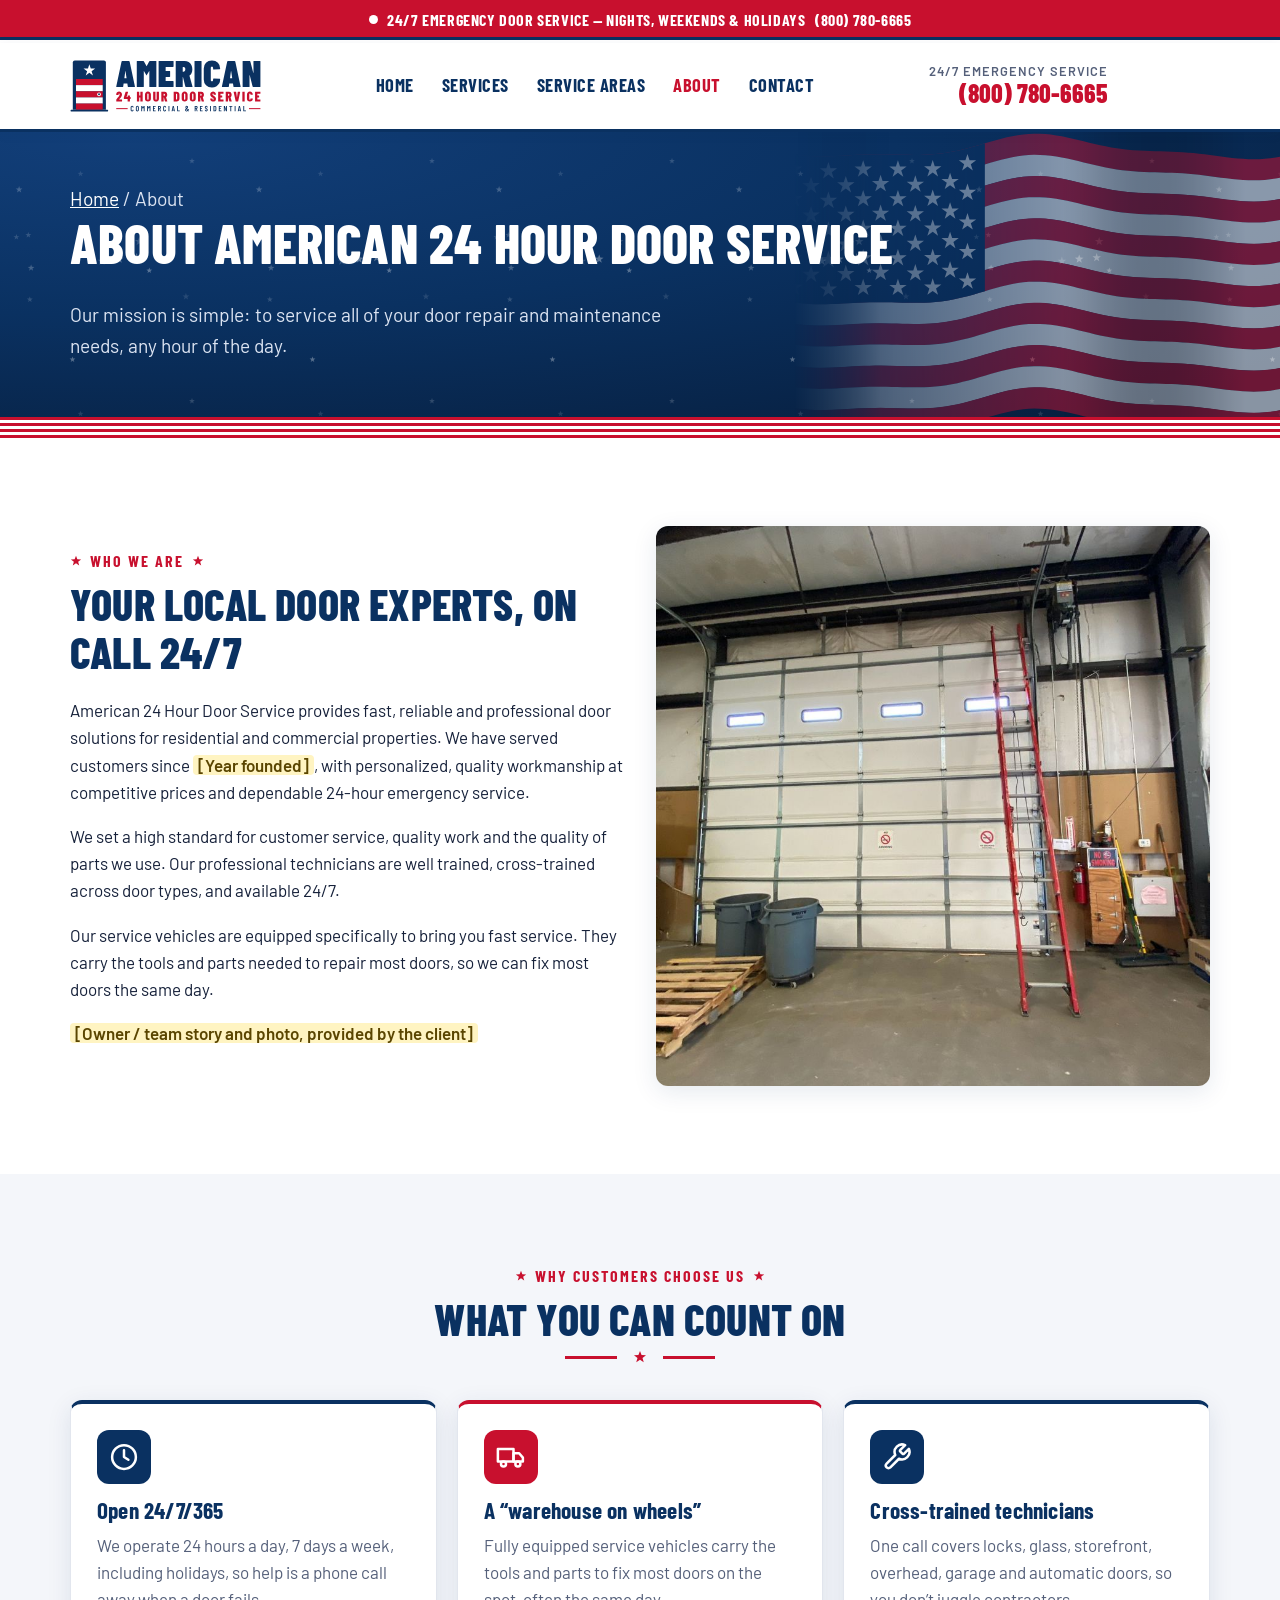
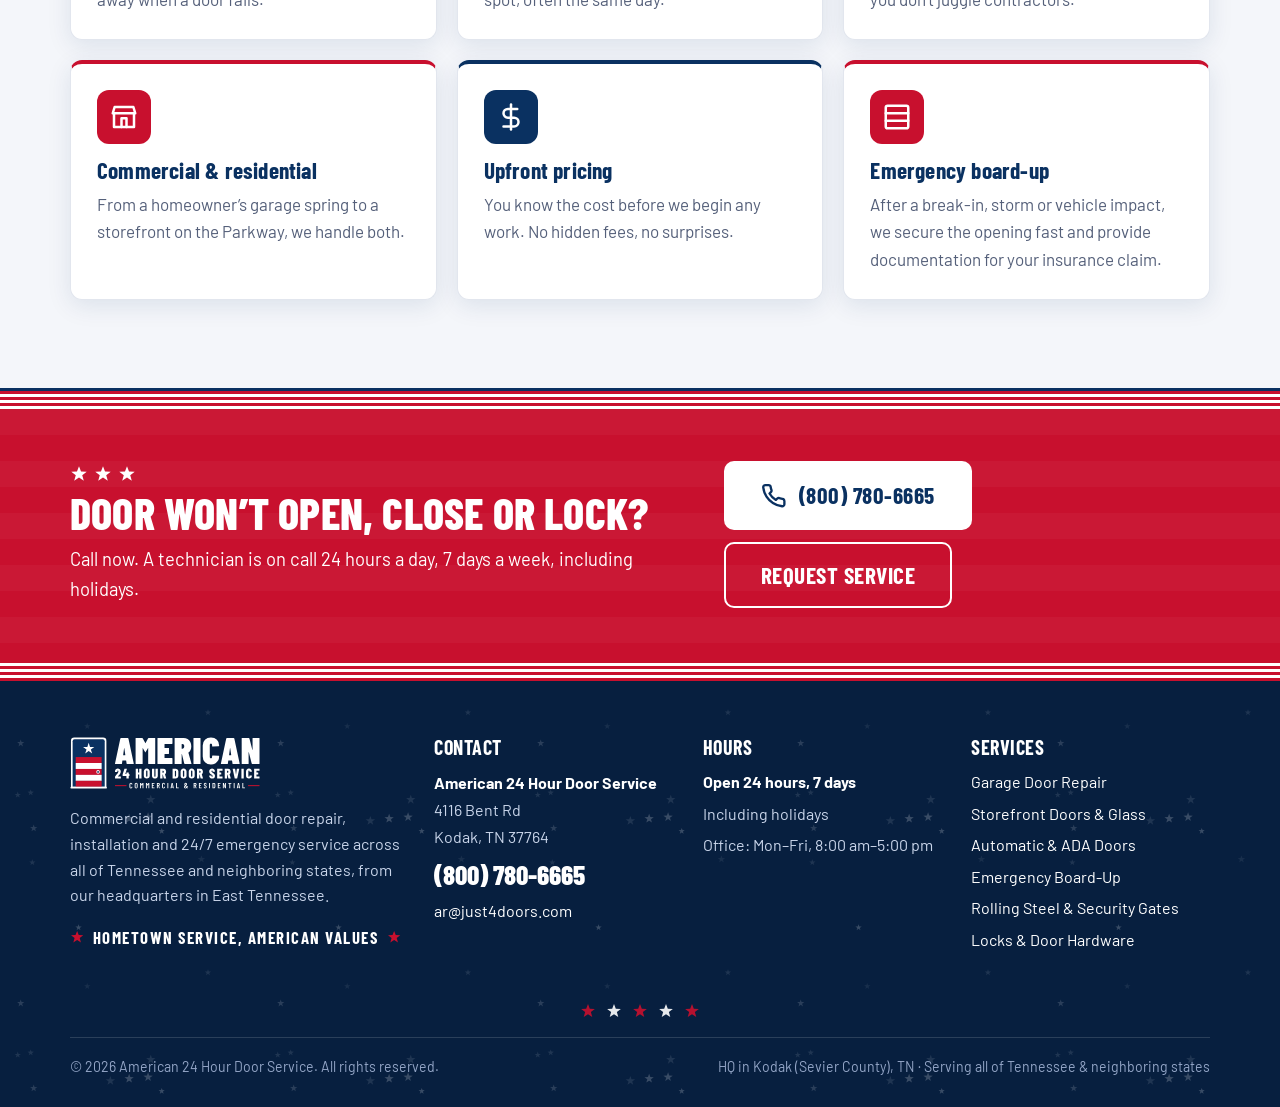
<file: about.html>
<!doctype html>
<html lang="en">
<head>
<meta charset="utf-8">
<meta name="viewport" content="width=device-width, initial-scale=1">
<meta name="robots" content="noindex, nofollow, noarchive">
<meta name="googlebot" content="noindex, nofollow">
<title>About Us | American 24 Hour Door Service | Sevierville, TN</title>
<meta name="description" content="About American 24 Hour Door Service: a door company headquartered in Sevier County, TN, providing statewide 24/7 commercial and residential door repair, installation and emergency board-up.">
<link rel="canonical" href="https://www.american24hourdoor.com/about.html">
<meta property="og:type" content="website"><meta property="og:title" content="About Us | American 24 Hour Door Service | Sevierville, TN"><meta property="og:description" content="About American 24 Hour Door Service: a door company headquartered in Sevier County, TN, providing statewide 24/7 commercial and residential door repair, installation and emergency board-up.">
<meta property="og:url" content="https://www.american24hourdoor.com/about.html"><meta property="og:image" content="https://www.american24hourdoor.com/assets/brand/og-image.jpg"><meta property="og:site_name" content="American 24 Hour Door Service">
<meta name="theme-color" content="#0A3161">
<link rel="icon" type="image/png" sizes="32x32" href="assets/brand/favicon-32.png"><link rel="icon" type="image/svg+xml" href="assets/brand/icon.svg"><link rel="apple-touch-icon" href="assets/brand/apple-touch-icon.png">
<link rel="preconnect" href="https://fonts.googleapis.com"><link rel="preconnect" href="https://fonts.gstatic.com" crossorigin>
<link href="https://fonts.googleapis.com/css2?family=Barlow+Condensed:wght@600;700;800&family=Barlow:wght@400;500;600;700&display=swap" rel="stylesheet">
<link rel="stylesheet" href="css/styles.css">
<script type="application/ld+json">{"@context": "https://schema.org", "@type": ["HomeAndConstructionBusiness", "LocalBusiness"], "@id": "https://www.american24hourdoor.com/#business", "name": "American 24 Hour Door Service", "url": "https://www.american24hourdoor.com/", "telephone": "+1-800-780-6665", "email": "ar@just4doors.com", "image": "https://www.american24hourdoor.com/assets/brand/og-image.jpg", "logo": "https://www.american24hourdoor.com/assets/brand/icon-512.png", "address": {"@type": "PostalAddress", "streetAddress": "4116 Bent Rd", "addressLocality": "Kodak", "addressRegion": "TN", "postalCode": "37764", "addressCountry": "US"}, "geo": {"@type": "GeoCoordinates", "latitude": 35.960794, "longitude": -83.632696}, "openingHoursSpecification": [{"@type": "OpeningHoursSpecification", "dayOfWeek": ["Monday", "Tuesday", "Wednesday", "Thursday", "Friday", "Saturday", "Sunday"], "opens": "00:00", "closes": "23:59"}], "areaServed": [{"@type": "State", "name": "Tennessee"}, {"@type": "State", "name": "Georgia"}, {"@type": "State", "name": "North Carolina"}, {"@type": "State", "name": "Virginia"}, {"@type": "State", "name": "Kentucky"}, {"@type": "State", "name": "Alabama"}, {"@type": "State", "name": "Mississippi"}], "knowsAbout": ["Garage door repair", "Commercial door repair", "Storefront glass replacement", "Automatic doors", "Emergency board-up", "Hollow metal doors", "Door hardware"], "priceRange": "$$"}</script>
</head>
<body>
<a class="skip" href="#main">Skip to content</a>
<div class="topbar"><div class="wrap"><span class="pulse" aria-hidden="true"></span><span>24/7 Emergency Door Service<span class="tb-x"> — Nights, Weekends &amp; Holidays</span></span> <a href="tel:+18007806665">(800) 780-6665</a></div></div>
<header class="header">
  <div class="wrap">
    <a class="brand" href="index.html" aria-label="American 24 Hour Door Service home"><img src="assets/brand/logo.svg" alt="American 24 Hour Door Service logo — Commercial &amp; Residential" width="300" height="82"></a>
    <nav class="nav" aria-label="Main"><ul><li><a href="index.html">Home</a></li><li><a href="services.html">Services</a></li><li><a href="service-areas.html">Service Areas</a></li><li><a href="about.html" aria-current="page">About</a></li><li><a href="contact.html">Contact</a></li></ul></nav>
    <a class="head-call" href="tel:+18007806665"><small>24/7 Emergency Service</small><strong>(800) 780-6665</strong></a>
    <div class="head-actions">
      <a class="mobile-call" href="tel:+18007806665"><svg viewBox="0 0 24 24" fill="none" stroke="currentColor" stroke-width="2.2" stroke-linecap="round" stroke-linejoin="round" aria-hidden="true"><path d="M22 16.9v3a2 2 0 0 1-2.2 2 19.8 19.8 0 0 1-8.6-3.1 19.5 19.5 0 0 1-6-6A19.8 19.8 0 0 1 2.1 4.2 2 2 0 0 1 4.1 2h3a2 2 0 0 1 2 1.7c.1 1 .4 1.9.7 2.8a2 2 0 0 1-.5 2.1L8 9.9a16 16 0 0 0 6 6l1.3-1.3a2 2 0 0 1 2.1-.4c.9.3 1.8.6 2.8.7a2 2 0 0 1 1.7 2z"/></svg><span>Call 24/7</span></a>
      <button class="menu-btn" aria-expanded="false" aria-controls="mnav" aria-label="Open menu"><svg viewBox="0 0 24 24" fill="none" stroke="currentColor" stroke-width="2.4" stroke-linecap="round" aria-hidden="true"><path d="M4 7h16M4 12h16M4 17h16"/></svg></button>
    </div>
  </div>
  <nav class="mnav" id="mnav" aria-label="Mobile"><ul><li><a href="index.html">Home</a></li><li><a href="services.html">Services</a></li><li><a href="service-areas.html">Service Areas</a></li><li><a href="about.html" aria-current="page">About</a></li><li><a href="contact.html">Contact</a></li><li><a href="tel:+18007806665" style="color:var(--red)">Call (800) 780-6665</a></li></ul></nav>
</header>
<main id="main">

<section class="page-hero"><div class="hero-flag" aria-hidden="true"></div><div class="wrap"><p class="crumbs"><a href="index.html">Home</a> / About</p>
<h1>About American 24 Hour Door Service</h1><p>Our mission is simple: to service all of your door repair and maintenance needs, any hour of the day.</p></div></section>
<section class="section"><div class="wrap"><div class="two-col">
  <div class="prose">
    <span class="eyebrow"><svg class="st" viewBox="0 0 24 24" aria-hidden="true"><polygon fill="currentColor" points="12,1.5 14.7,8.6 22.3,8.9 16.3,13.6 18.4,20.9 12,16.7 5.6,20.9 7.7,13.6 1.7,8.9 9.3,8.6"/></svg> Who we are <svg class="st" viewBox="0 0 24 24" aria-hidden="true"><polygon fill="currentColor" points="12,1.5 14.7,8.6 22.3,8.9 16.3,13.6 18.4,20.9 12,16.7 5.6,20.9 7.7,13.6 1.7,8.9 9.3,8.6"/></svg></span><h2 style="margin-top:0">Your local door experts, on call 24/7</h2>
    <p>American 24 Hour Door Service provides fast, reliable and professional door solutions for residential and commercial properties. We have served customers since <span class="placeholder">[Year founded]</span>, with personalized, quality workmanship at competitive prices and dependable 24-hour emergency service.</p>
    <p>We set a high standard for customer service, quality work and the quality of parts we use. Our professional technicians are well trained, cross-trained across door types, and available 24/7.</p>
    <p>Our service vehicles are equipped specifically to bring you fast service. They carry the tools and parts needed to repair most doors, so we can fix most doors the same day.</p>
    <p><span class="placeholder">[Owner / team story and photo, provided by the client]</span></p>
  </div>
  <img class="photo" src="assets/img/commercial-overhead-door.jpg" alt="Commercial overhead door serviced by American 24 Hour Door Service" width="900" height="1200" loading="lazy" style="max-height:560px">
</div></div></section>
<section class="section bg-light"><div class="wrap">
  <div class="sec-head center starrule"><span class="eyebrow"><svg class="st" viewBox="0 0 24 24" aria-hidden="true"><polygon fill="currentColor" points="12,1.5 14.7,8.6 22.3,8.9 16.3,13.6 18.4,20.9 12,16.7 5.6,20.9 7.7,13.6 1.7,8.9 9.3,8.6"/></svg> Why customers choose us <svg class="st" viewBox="0 0 24 24" aria-hidden="true"><polygon fill="currentColor" points="12,1.5 14.7,8.6 22.3,8.9 16.3,13.6 18.4,20.9 12,16.7 5.6,20.9 7.7,13.6 1.7,8.9 9.3,8.6"/></svg></span><h2>What you can count on</h2></div>
  <div class="grid g3"><article class="card"><div class="ico"><svg viewBox="0 0 24 24" fill="none" stroke="currentColor" stroke-width="2" stroke-linecap="round" stroke-linejoin="round" aria-hidden="true"><circle cx="12" cy="12" r="9.5"/><path d="M12 6.5V12l3.5 2.2"/></svg></div><h3>Open 24/7/365</h3><p>We operate 24 hours a day, 7 days a week, including holidays, so help is a phone call away when a door fails.</p></article><article class="card"><div class="ico"><svg viewBox="0 0 24 24" fill="none" stroke="currentColor" stroke-width="2" stroke-linecap="round" stroke-linejoin="round" aria-hidden="true"><path d="M1.5 5.5h12.5v10H1.5z"/><path d="M14 9h4.5l3 3.5v3H14z"/><circle cx="6" cy="17.5" r="2"/><circle cx="17.5" cy="17.5" r="2"/></svg></div><h3>A “warehouse on wheels”</h3><p>Fully equipped service vehicles carry the tools and parts to fix most doors on the spot, often the same day.</p></article><article class="card"><div class="ico"><svg viewBox="0 0 24 24" fill="none" stroke="currentColor" stroke-width="2" stroke-linecap="round" stroke-linejoin="round" aria-hidden="true"><path d="M14.7 6.3a1 1 0 0 0 0 1.4l1.6 1.6a1 1 0 0 0 1.4 0l3.8-3.8a6 6 0 0 1-7.9 7.9l-6.9 6.9a2.1 2.1 0 0 1-3-3l6.9-6.9a6 6 0 0 1 7.9-7.9z"/></svg></div><h3>Cross-trained technicians</h3><p>One call covers locks, glass, storefront, overhead, garage and automatic doors, so you don’t juggle contractors.</p></article><article class="card"><div class="ico"><svg viewBox="0 0 24 24" fill="none" stroke="currentColor" stroke-width="2" stroke-linecap="round" stroke-linejoin="round" aria-hidden="true"><path d="M3 9h18l-1.5-5h-15z"/><path d="M4 9v11h16V9"/><path d="M10 20v-7h4v7"/></svg></div><h3>Commercial &amp; residential</h3><p>From a homeowner’s garage spring to a storefront on the Parkway, we handle both.</p></article><article class="card"><div class="ico"><svg viewBox="0 0 24 24" fill="none" stroke="currentColor" stroke-width="2" stroke-linecap="round" stroke-linejoin="round" aria-hidden="true"><path d="M12 2v20"/><path d="M17 5.5H9.5a3.5 3.5 0 0 0 0 7h5a3.5 3.5 0 0 1 0 7H6"/></svg></div><h3>Upfront pricing</h3><p>You know the cost before we begin any work. No hidden fees, no surprises.</p></article><article class="card"><div class="ico"><svg viewBox="0 0 24 24" fill="none" stroke="currentColor" stroke-width="2" stroke-linecap="round" stroke-linejoin="round" aria-hidden="true"><rect x="3" y="3" width="18" height="18" rx="1.5"/><path d="M3 9h18M3 15h18"/></svg></div><h3>Emergency board-up</h3><p>After a break-in, storm or vehicle impact, we secure the opening fast and provide documentation for your insurance claim.</p></article></div>
</div></section>
<div class="stripes" aria-hidden="true"></div><section class="cta" aria-labelledby="cta-h"><div class="wrap">
  <div><span class="cta-kicker"><svg class="st" viewBox="0 0 24 24" aria-hidden="true"><polygon fill="currentColor" points="12,1.5 14.7,8.6 22.3,8.9 16.3,13.6 18.4,20.9 12,16.7 5.6,20.9 7.7,13.6 1.7,8.9 9.3,8.6"/></svg><svg class="st" viewBox="0 0 24 24" aria-hidden="true"><polygon fill="currentColor" points="12,1.5 14.7,8.6 22.3,8.9 16.3,13.6 18.4,20.9 12,16.7 5.6,20.9 7.7,13.6 1.7,8.9 9.3,8.6"/></svg><svg class="st" viewBox="0 0 24 24" aria-hidden="true"><polygon fill="currentColor" points="12,1.5 14.7,8.6 22.3,8.9 16.3,13.6 18.4,20.9 12,16.7 5.6,20.9 7.7,13.6 1.7,8.9 9.3,8.6"/></svg></span><h2 id="cta-h">Door won’t open, close or lock?</h2><p>Call now. A technician is on call 24 hours a day, 7 days a week, including holidays.</p></div>
  <div class="cta-btns"><a class="btn btn-white btn-lg" href="tel:+18007806665"><svg viewBox="0 0 24 24" fill="none" stroke="currentColor" stroke-width="2.2" stroke-linecap="round" stroke-linejoin="round" aria-hidden="true"><path d="M22 16.9v3a2 2 0 0 1-2.2 2 19.8 19.8 0 0 1-8.6-3.1 19.5 19.5 0 0 1-6-6A19.8 19.8 0 0 1 2.1 4.2 2 2 0 0 1 4.1 2h3a2 2 0 0 1 2 1.7c.1 1 .4 1.9.7 2.8a2 2 0 0 1-.5 2.1L8 9.9a16 16 0 0 0 6 6l1.3-1.3a2 2 0 0 1 2.1-.4c.9.3 1.8.6 2.8.7a2 2 0 0 1 1.7 2z"/></svg> (800) 780-6665</a><a class="btn btn-outline btn-lg" href="contact.html">Request Service</a></div>
</div></section>
</main>
<footer class="footer">
  <div class="foot-stripes" aria-hidden="true"></div>
  <div class="wrap">
    <div class="fgrid">
      <div>
        <img class="logo" src="assets/brand/logo-reverse.svg" alt="American 24 Hour Door Service logo" width="230" height="63" loading="lazy">
        <p>Commercial and residential door repair, installation and 24/7 emergency service across all of Tennessee and neighboring states, from our headquarters in East Tennessee.</p>
        <p class="motto"><svg class="st" viewBox="0 0 24 24" aria-hidden="true"><polygon fill="currentColor" points="12,1.5 14.7,8.6 22.3,8.9 16.3,13.6 18.4,20.9 12,16.7 5.6,20.9 7.7,13.6 1.7,8.9 9.3,8.6"/></svg> Hometown service, American values <svg class="st" viewBox="0 0 24 24" aria-hidden="true"><polygon fill="currentColor" points="12,1.5 14.7,8.6 22.3,8.9 16.3,13.6 18.4,20.9 12,16.7 5.6,20.9 7.7,13.6 1.7,8.9 9.3,8.6"/></svg></p>
      </div>
      <div>
        <h4>Contact</h4>
        <address><strong style="color:#fff">American 24 Hour Door Service</strong><br>4116 Bent Rd<br>Kodak, TN 37764<br>
        <a class="fphone" href="tel:+18007806665">(800) 780-6665</a><br><a href="mailto:ar@just4doors.com">ar@just4doors.com</a></address>
      </div>
      <div>
        <h4>Hours</h4>
        <ul><li><strong style="color:#fff">Open 24 hours, 7 days</strong></li><li>Including holidays</li><li>Office: Mon–Fri, 8:00 am–5:00 pm</li></ul>
      </div>
      <div>
        <h4>Services</h4>
        <ul><li><a href="services.html">Garage Door Repair</a></li><li><a href="services.html">Storefront Doors &amp; Glass</a></li><li><a href="services.html">Automatic &amp; ADA Doors</a></li><li><a href="services.html">Emergency Board-Up</a></li><li><a href="services.html">Rolling Steel &amp; Security Gates</a></li><li><a href="services.html">Locks &amp; Door Hardware</a></li></ul>
      </div>
    </div>
    <div class="foot-stars" aria-hidden="true"><svg class="st" viewBox="0 0 24 24" aria-hidden="true"><polygon fill="currentColor" points="12,1.5 14.7,8.6 22.3,8.9 16.3,13.6 18.4,20.9 12,16.7 5.6,20.9 7.7,13.6 1.7,8.9 9.3,8.6"/></svg><svg class="st" viewBox="0 0 24 24" aria-hidden="true"><polygon fill="currentColor" points="12,1.5 14.7,8.6 22.3,8.9 16.3,13.6 18.4,20.9 12,16.7 5.6,20.9 7.7,13.6 1.7,8.9 9.3,8.6"/></svg><svg class="st" viewBox="0 0 24 24" aria-hidden="true"><polygon fill="currentColor" points="12,1.5 14.7,8.6 22.3,8.9 16.3,13.6 18.4,20.9 12,16.7 5.6,20.9 7.7,13.6 1.7,8.9 9.3,8.6"/></svg><svg class="st" viewBox="0 0 24 24" aria-hidden="true"><polygon fill="currentColor" points="12,1.5 14.7,8.6 22.3,8.9 16.3,13.6 18.4,20.9 12,16.7 5.6,20.9 7.7,13.6 1.7,8.9 9.3,8.6"/></svg><svg class="st" viewBox="0 0 24 24" aria-hidden="true"><polygon fill="currentColor" points="12,1.5 14.7,8.6 22.3,8.9 16.3,13.6 18.4,20.9 12,16.7 5.6,20.9 7.7,13.6 1.7,8.9 9.3,8.6"/></svg></div>
    <div class="legal"><span>© <span id="yr">2026</span> American 24 Hour Door Service. All rights reserved.</span><span>HQ in Kodak (Sevier County), TN · Serving all of Tennessee &amp; neighboring states</span></div>
  </div>
</footer>
<div class="callbar"><a class="c1" href="tel:+18007806665"><svg viewBox="0 0 24 24" fill="none" stroke="currentColor" stroke-width="2.2" stroke-linecap="round" stroke-linejoin="round" aria-hidden="true"><path d="M22 16.9v3a2 2 0 0 1-2.2 2 19.8 19.8 0 0 1-8.6-3.1 19.5 19.5 0 0 1-6-6A19.8 19.8 0 0 1 2.1 4.2 2 2 0 0 1 4.1 2h3a2 2 0 0 1 2 1.7c.1 1 .4 1.9.7 2.8a2 2 0 0 1-.5 2.1L8 9.9a16 16 0 0 0 6 6l1.3-1.3a2 2 0 0 1 2.1-.4c.9.3 1.8.6 2.8.7a2 2 0 0 1 1.7 2z"/></svg> Call 24/7</a><a class="c2" href="contact.html">Request Service</a></div>
<script src="js/main.js" defer></script>
</body>
</html>
</file>
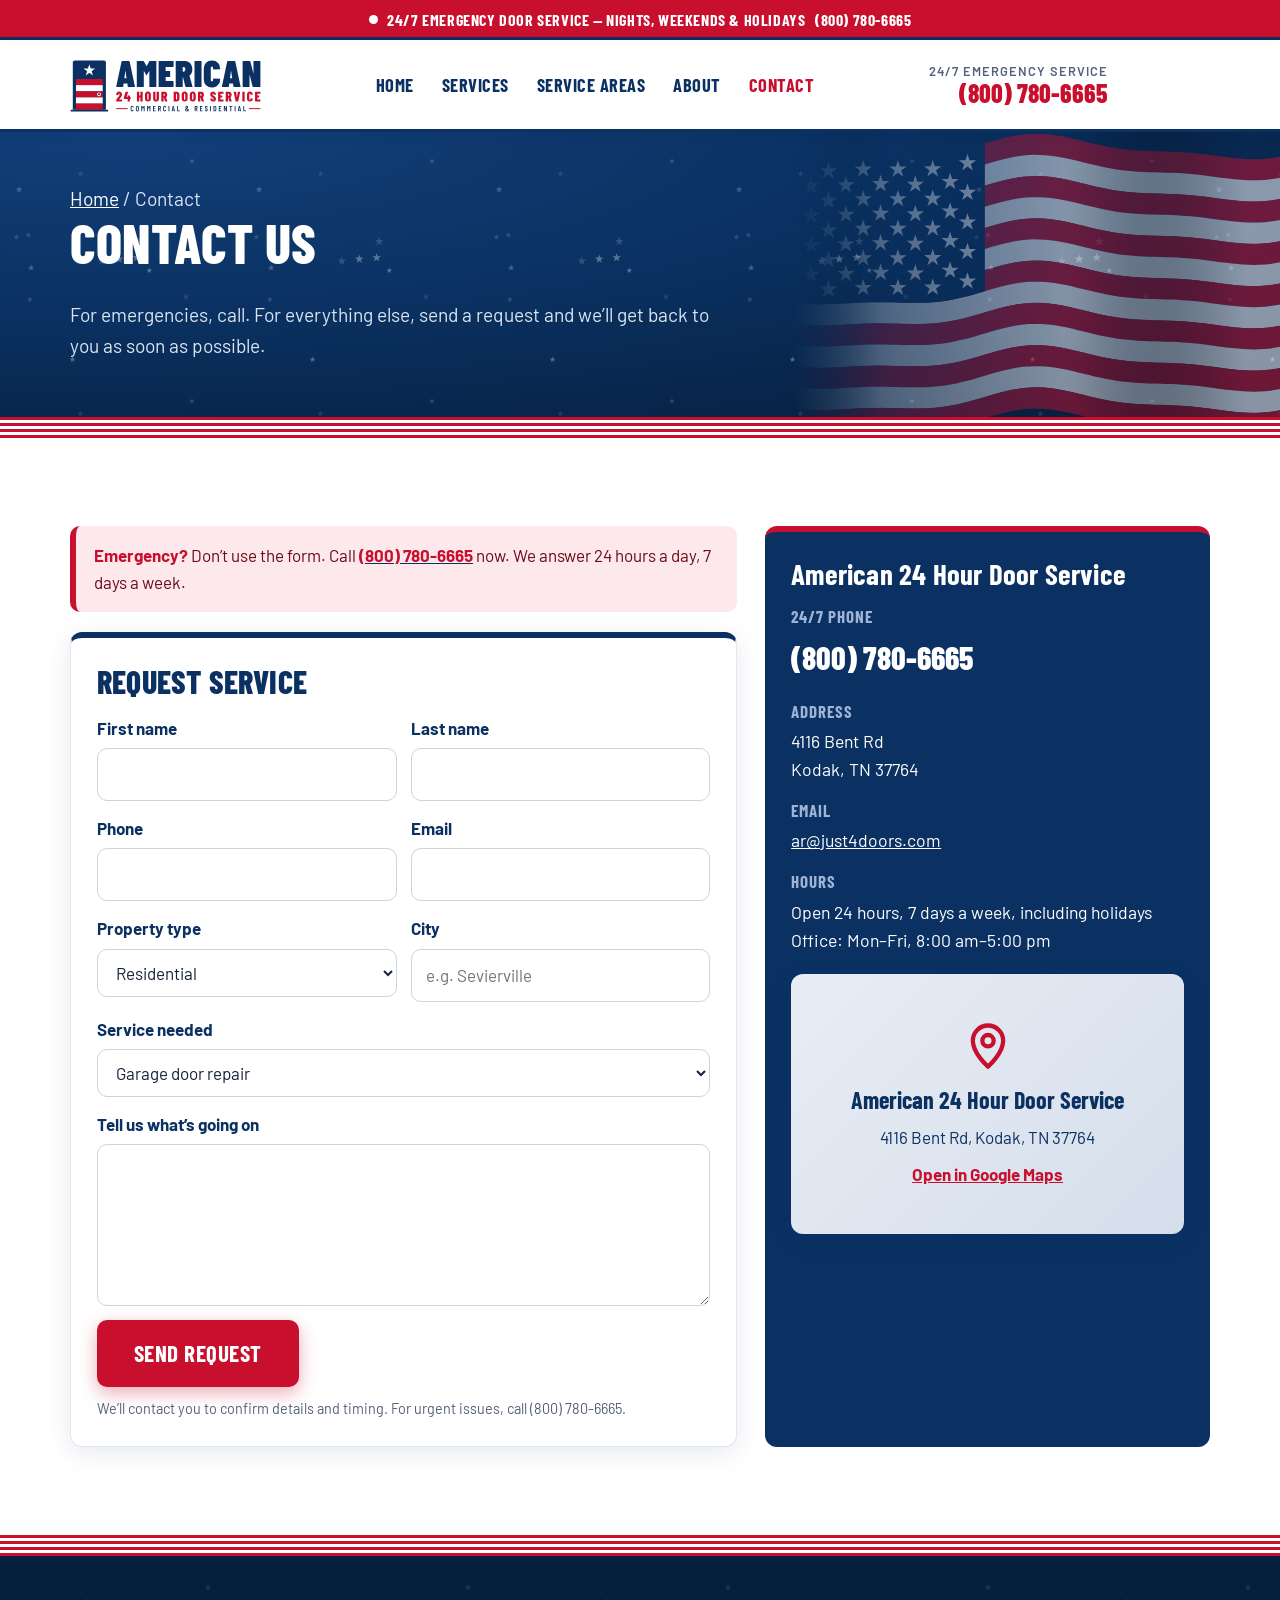
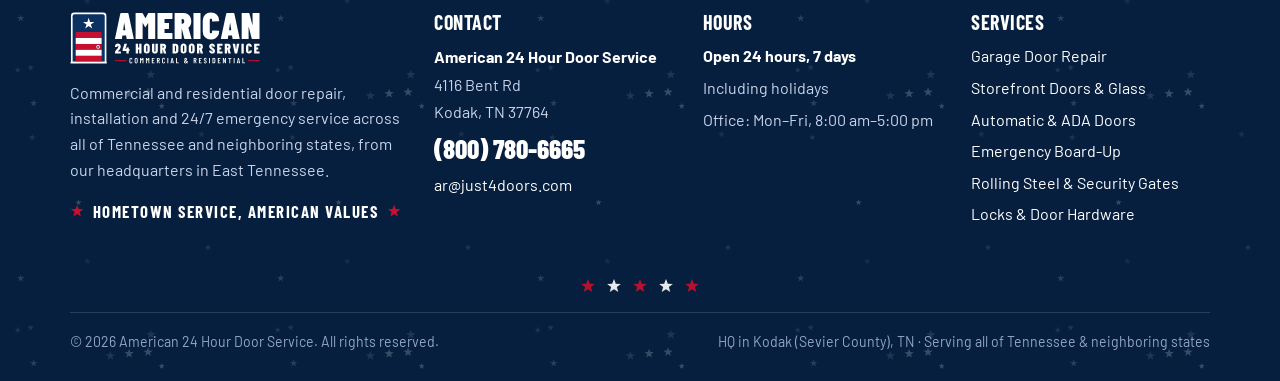
<file: contact.html>
<!doctype html>
<html lang="en">
<head>
<meta charset="utf-8">
<meta name="viewport" content="width=device-width, initial-scale=1">
<meta name="robots" content="noindex, nofollow, noarchive">
<meta name="googlebot" content="noindex, nofollow">
<title>Contact Us | American 24 Hour Door Service | 24/7 Door Service, Sevierville, TN</title>
<meta name="description" content="Contact American 24 Hour Door Service 24/7 at (800) 780-6665. 4116 Bent Rd, Kodak, TN 37764. Request garage, storefront or commercial door service anywhere in Tennessee, from our HQ near Sevierville.">
<link rel="canonical" href="https://www.american24hourdoor.com/contact.html">
<meta property="og:type" content="website"><meta property="og:title" content="Contact Us | American 24 Hour Door Service | 24/7 Door Service, Sevierville, TN"><meta property="og:description" content="Contact American 24 Hour Door Service 24/7 at (800) 780-6665. 4116 Bent Rd, Kodak, TN 37764. Request garage, storefront or commercial door service anywhere in Tennessee, from our HQ near Sevierville.">
<meta property="og:url" content="https://www.american24hourdoor.com/contact.html"><meta property="og:image" content="https://www.american24hourdoor.com/assets/brand/og-image.jpg"><meta property="og:site_name" content="American 24 Hour Door Service">
<meta name="theme-color" content="#0A3161">
<link rel="icon" type="image/png" sizes="32x32" href="assets/brand/favicon-32.png"><link rel="icon" type="image/svg+xml" href="assets/brand/icon.svg"><link rel="apple-touch-icon" href="assets/brand/apple-touch-icon.png">
<link rel="preconnect" href="https://fonts.googleapis.com"><link rel="preconnect" href="https://fonts.gstatic.com" crossorigin>
<link href="https://fonts.googleapis.com/css2?family=Barlow+Condensed:wght@600;700;800&family=Barlow:wght@400;500;600;700&display=swap" rel="stylesheet">
<link rel="stylesheet" href="css/styles.css">
<script type="application/ld+json">{"@context": "https://schema.org", "@type": ["HomeAndConstructionBusiness", "LocalBusiness"], "@id": "https://www.american24hourdoor.com/#business", "name": "American 24 Hour Door Service", "url": "https://www.american24hourdoor.com/", "telephone": "+1-800-780-6665", "email": "ar@just4doors.com", "image": "https://www.american24hourdoor.com/assets/brand/og-image.jpg", "logo": "https://www.american24hourdoor.com/assets/brand/icon-512.png", "address": {"@type": "PostalAddress", "streetAddress": "4116 Bent Rd", "addressLocality": "Kodak", "addressRegion": "TN", "postalCode": "37764", "addressCountry": "US"}, "geo": {"@type": "GeoCoordinates", "latitude": 35.960794, "longitude": -83.632696}, "openingHoursSpecification": [{"@type": "OpeningHoursSpecification", "dayOfWeek": ["Monday", "Tuesday", "Wednesday", "Thursday", "Friday", "Saturday", "Sunday"], "opens": "00:00", "closes": "23:59"}], "areaServed": [{"@type": "State", "name": "Tennessee"}, {"@type": "State", "name": "Georgia"}, {"@type": "State", "name": "North Carolina"}, {"@type": "State", "name": "Virginia"}, {"@type": "State", "name": "Kentucky"}, {"@type": "State", "name": "Alabama"}, {"@type": "State", "name": "Mississippi"}], "knowsAbout": ["Garage door repair", "Commercial door repair", "Storefront glass replacement", "Automatic doors", "Emergency board-up", "Hollow metal doors", "Door hardware"], "priceRange": "$$"}</script>
</head>
<body>
<a class="skip" href="#main">Skip to content</a>
<div class="topbar"><div class="wrap"><span class="pulse" aria-hidden="true"></span><span>24/7 Emergency Door Service<span class="tb-x"> — Nights, Weekends &amp; Holidays</span></span> <a href="tel:+18007806665">(800) 780-6665</a></div></div>
<header class="header">
  <div class="wrap">
    <a class="brand" href="index.html" aria-label="American 24 Hour Door Service home"><img src="assets/brand/logo.svg" alt="American 24 Hour Door Service logo — Commercial &amp; Residential" width="300" height="82"></a>
    <nav class="nav" aria-label="Main"><ul><li><a href="index.html">Home</a></li><li><a href="services.html">Services</a></li><li><a href="service-areas.html">Service Areas</a></li><li><a href="about.html">About</a></li><li><a href="contact.html" aria-current="page">Contact</a></li></ul></nav>
    <a class="head-call" href="tel:+18007806665"><small>24/7 Emergency Service</small><strong>(800) 780-6665</strong></a>
    <div class="head-actions">
      <a class="mobile-call" href="tel:+18007806665"><svg viewBox="0 0 24 24" fill="none" stroke="currentColor" stroke-width="2.2" stroke-linecap="round" stroke-linejoin="round" aria-hidden="true"><path d="M22 16.9v3a2 2 0 0 1-2.2 2 19.8 19.8 0 0 1-8.6-3.1 19.5 19.5 0 0 1-6-6A19.8 19.8 0 0 1 2.1 4.2 2 2 0 0 1 4.1 2h3a2 2 0 0 1 2 1.7c.1 1 .4 1.9.7 2.8a2 2 0 0 1-.5 2.1L8 9.9a16 16 0 0 0 6 6l1.3-1.3a2 2 0 0 1 2.1-.4c.9.3 1.8.6 2.8.7a2 2 0 0 1 1.7 2z"/></svg><span>Call 24/7</span></a>
      <button class="menu-btn" aria-expanded="false" aria-controls="mnav" aria-label="Open menu"><svg viewBox="0 0 24 24" fill="none" stroke="currentColor" stroke-width="2.4" stroke-linecap="round" aria-hidden="true"><path d="M4 7h16M4 12h16M4 17h16"/></svg></button>
    </div>
  </div>
  <nav class="mnav" id="mnav" aria-label="Mobile"><ul><li><a href="index.html">Home</a></li><li><a href="services.html">Services</a></li><li><a href="service-areas.html">Service Areas</a></li><li><a href="about.html">About</a></li><li><a href="contact.html" aria-current="page">Contact</a></li><li><a href="tel:+18007806665" style="color:var(--red)">Call (800) 780-6665</a></li></ul></nav>
</header>
<main id="main">

<section class="page-hero"><div class="hero-flag" aria-hidden="true"></div><div class="wrap"><p class="crumbs"><a href="index.html">Home</a> / Contact</p>
<h1>Contact Us</h1><p>For emergencies, call. For everything else, send a request and we’ll get back to you as soon as possible.</p></div></section>
<section class="section"><div class="wrap"><div class="contact-grid">
  <div>
    <div class="emerg"><strong>Emergency?</strong> Don’t use the form. Call <a href="tel:+18007806665"><strong>(800) 780-6665</strong></a> now. We answer 24 hours a day, 7 days a week.</div>
    <!-- FORM BACKEND NEEDED: this form is front-end only. Connect it to a form service (e.g. the agency CRM, Formspree, Netlify Forms) by setting the action URL below. -->
    <form class="form" id="service-form" action="#FORM-BACKEND-URL" method="post" novalidate>
      <h2 style="font-size:2rem">Request Service</h2>
      <div class="row">
        <div class="field"><label for="fn">First name</label><input id="fn" name="first_name" autocomplete="given-name" required></div>
        <div class="field"><label for="ln">Last name</label><input id="ln" name="last_name" autocomplete="family-name" required></div>
      </div>
      <div class="row">
        <div class="field"><label for="ph">Phone</label><input id="ph" name="phone" type="tel" autocomplete="tel" required></div>
        <div class="field"><label for="em">Email</label><input id="em" name="email" type="email" autocomplete="email"></div>
      </div>
      <div class="row">
        <div class="field"><label for="ty">Property type</label><select id="ty" name="property_type"><option>Residential</option><option>Commercial</option></select></div>
        <div class="field"><label for="ci">City</label><input id="ci" name="city" autocomplete="address-level2" placeholder="e.g. Sevierville"></div>
      </div>
      <div class="field"><label for="sv">Service needed</label><select id="sv" name="service">
        <option>Garage door repair</option><option>New garage door / opener</option><option>Storefront door or glass</option><option>Automatic / ADA door</option><option>Rolling steel / overhead door</option><option>Locks &amp; hardware</option><option>Emergency board-up</option><option>Preventative maintenance</option><option>Other</option></select></div>
      <div class="field"><label for="msg">Tell us what’s going on</label><textarea id="msg" name="message" rows="5"></textarea></div>
      <button class="btn btn-red btn-lg" type="submit">Send Request</button>
      <p class="hint">We’ll contact you to confirm details and timing. For urgent issues, call (800) 780-6665.</p>
      <div class="form-status" role="status" aria-live="polite"></div>
    </form>
  </div>
  <aside class="info-card" aria-label="Contact information">
    <h3 style="font-size:1.8rem">American 24 Hour Door Service</h3>
    <dl>
      <dt>24/7 Phone</dt><dd><a class="big" href="tel:+18007806665">(800) 780-6665</a></dd>
      <dt>Address</dt><dd>4116 Bent Rd<br>Kodak, TN 37764</dd>
      <dt>Email</dt><dd><a href="mailto:ar@just4doors.com">ar@just4doors.com</a></dd>
      <dt>Hours</dt><dd>Open 24 hours, 7 days a week, including holidays<br>Office: Mon–Fri, 8:00 am–5:00 pm</dd>
    </dl>
    <div class="mapwrap" style="--mh:260px;margin-top:20px"><a class="map-fallback" href="https://www.google.com/maps/search/?api=1&amp;query=4116%20Bent%20Rd%2C%20Kodak%2C%20TN%2037764" target="_blank" rel="noopener"><svg viewBox="0 0 24 24" fill="none" stroke="currentColor" stroke-width="2" stroke-linecap="round" stroke-linejoin="round" aria-hidden="true"><path d="M12 22s7-6.2 7-12a7 7 0 0 0-14 0c0 5.8 7 12 7 12z"/><circle cx="12" cy="10" r="2.6"/></svg><strong>American 24 Hour Door Service</strong><span>4116 Bent Rd, Kodak, TN 37764</span><em>Open in Google Maps</em></a><iframe class="map" title="Map to American 24 Hour Door Service" src="https://maps.google.com/maps?q=4116%20Bent%20Rd%2C%20Kodak%2C%20TN%2037764&amp;z=12&amp;ie=UTF8&amp;iwloc=&amp;output=embed" loading="lazy" referrerpolicy="no-referrer-when-downgrade"></iframe></div>
  </aside>
</div></div></section>
</main>
<footer class="footer">
  <div class="foot-stripes" aria-hidden="true"></div>
  <div class="wrap">
    <div class="fgrid">
      <div>
        <img class="logo" src="assets/brand/logo-reverse.svg" alt="American 24 Hour Door Service logo" width="230" height="63" loading="lazy">
        <p>Commercial and residential door repair, installation and 24/7 emergency service across all of Tennessee and neighboring states, from our headquarters in East Tennessee.</p>
        <p class="motto"><svg class="st" viewBox="0 0 24 24" aria-hidden="true"><polygon fill="currentColor" points="12,1.5 14.7,8.6 22.3,8.9 16.3,13.6 18.4,20.9 12,16.7 5.6,20.9 7.7,13.6 1.7,8.9 9.3,8.6"/></svg> Hometown service, American values <svg class="st" viewBox="0 0 24 24" aria-hidden="true"><polygon fill="currentColor" points="12,1.5 14.7,8.6 22.3,8.9 16.3,13.6 18.4,20.9 12,16.7 5.6,20.9 7.7,13.6 1.7,8.9 9.3,8.6"/></svg></p>
      </div>
      <div>
        <h4>Contact</h4>
        <address><strong style="color:#fff">American 24 Hour Door Service</strong><br>4116 Bent Rd<br>Kodak, TN 37764<br>
        <a class="fphone" href="tel:+18007806665">(800) 780-6665</a><br><a href="mailto:ar@just4doors.com">ar@just4doors.com</a></address>
      </div>
      <div>
        <h4>Hours</h4>
        <ul><li><strong style="color:#fff">Open 24 hours, 7 days</strong></li><li>Including holidays</li><li>Office: Mon–Fri, 8:00 am–5:00 pm</li></ul>
      </div>
      <div>
        <h4>Services</h4>
        <ul><li><a href="services.html">Garage Door Repair</a></li><li><a href="services.html">Storefront Doors &amp; Glass</a></li><li><a href="services.html">Automatic &amp; ADA Doors</a></li><li><a href="services.html">Emergency Board-Up</a></li><li><a href="services.html">Rolling Steel &amp; Security Gates</a></li><li><a href="services.html">Locks &amp; Door Hardware</a></li></ul>
      </div>
    </div>
    <div class="foot-stars" aria-hidden="true"><svg class="st" viewBox="0 0 24 24" aria-hidden="true"><polygon fill="currentColor" points="12,1.5 14.7,8.6 22.3,8.9 16.3,13.6 18.4,20.9 12,16.7 5.6,20.9 7.7,13.6 1.7,8.9 9.3,8.6"/></svg><svg class="st" viewBox="0 0 24 24" aria-hidden="true"><polygon fill="currentColor" points="12,1.5 14.7,8.6 22.3,8.9 16.3,13.6 18.4,20.9 12,16.7 5.6,20.9 7.7,13.6 1.7,8.9 9.3,8.6"/></svg><svg class="st" viewBox="0 0 24 24" aria-hidden="true"><polygon fill="currentColor" points="12,1.5 14.7,8.6 22.3,8.9 16.3,13.6 18.4,20.9 12,16.7 5.6,20.9 7.7,13.6 1.7,8.9 9.3,8.6"/></svg><svg class="st" viewBox="0 0 24 24" aria-hidden="true"><polygon fill="currentColor" points="12,1.5 14.7,8.6 22.3,8.9 16.3,13.6 18.4,20.9 12,16.7 5.6,20.9 7.7,13.6 1.7,8.9 9.3,8.6"/></svg><svg class="st" viewBox="0 0 24 24" aria-hidden="true"><polygon fill="currentColor" points="12,1.5 14.7,8.6 22.3,8.9 16.3,13.6 18.4,20.9 12,16.7 5.6,20.9 7.7,13.6 1.7,8.9 9.3,8.6"/></svg></div>
    <div class="legal"><span>© <span id="yr">2026</span> American 24 Hour Door Service. All rights reserved.</span><span>HQ in Kodak (Sevier County), TN · Serving all of Tennessee &amp; neighboring states</span></div>
  </div>
</footer>
<div class="callbar"><a class="c1" href="tel:+18007806665"><svg viewBox="0 0 24 24" fill="none" stroke="currentColor" stroke-width="2.2" stroke-linecap="round" stroke-linejoin="round" aria-hidden="true"><path d="M22 16.9v3a2 2 0 0 1-2.2 2 19.8 19.8 0 0 1-8.6-3.1 19.5 19.5 0 0 1-6-6A19.8 19.8 0 0 1 2.1 4.2 2 2 0 0 1 4.1 2h3a2 2 0 0 1 2 1.7c.1 1 .4 1.9.7 2.8a2 2 0 0 1-.5 2.1L8 9.9a16 16 0 0 0 6 6l1.3-1.3a2 2 0 0 1 2.1-.4c.9.3 1.8.6 2.8.7a2 2 0 0 1 1.7 2z"/></svg> Call 24/7</a><a class="c2" href="contact.html">Request Service</a></div>
<script src="js/main.js" defer></script>
</body>
</html>
</file>
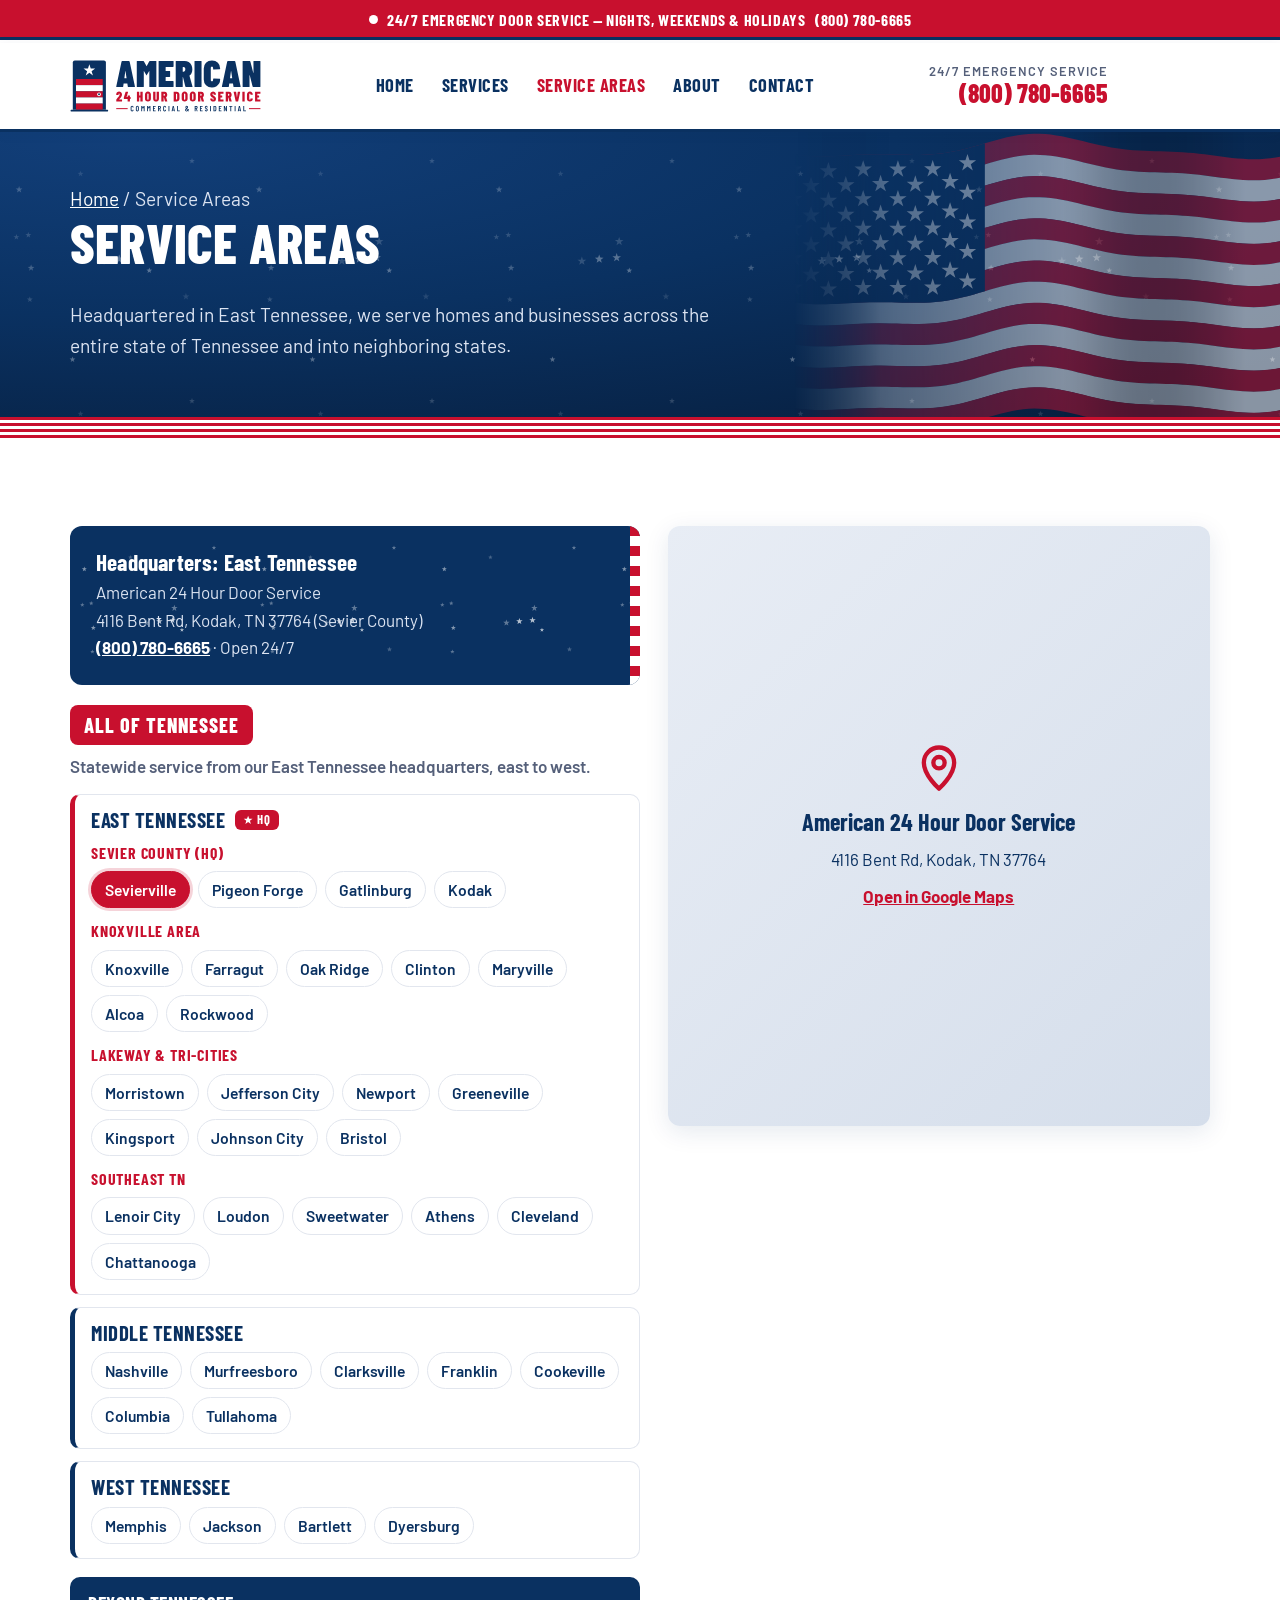
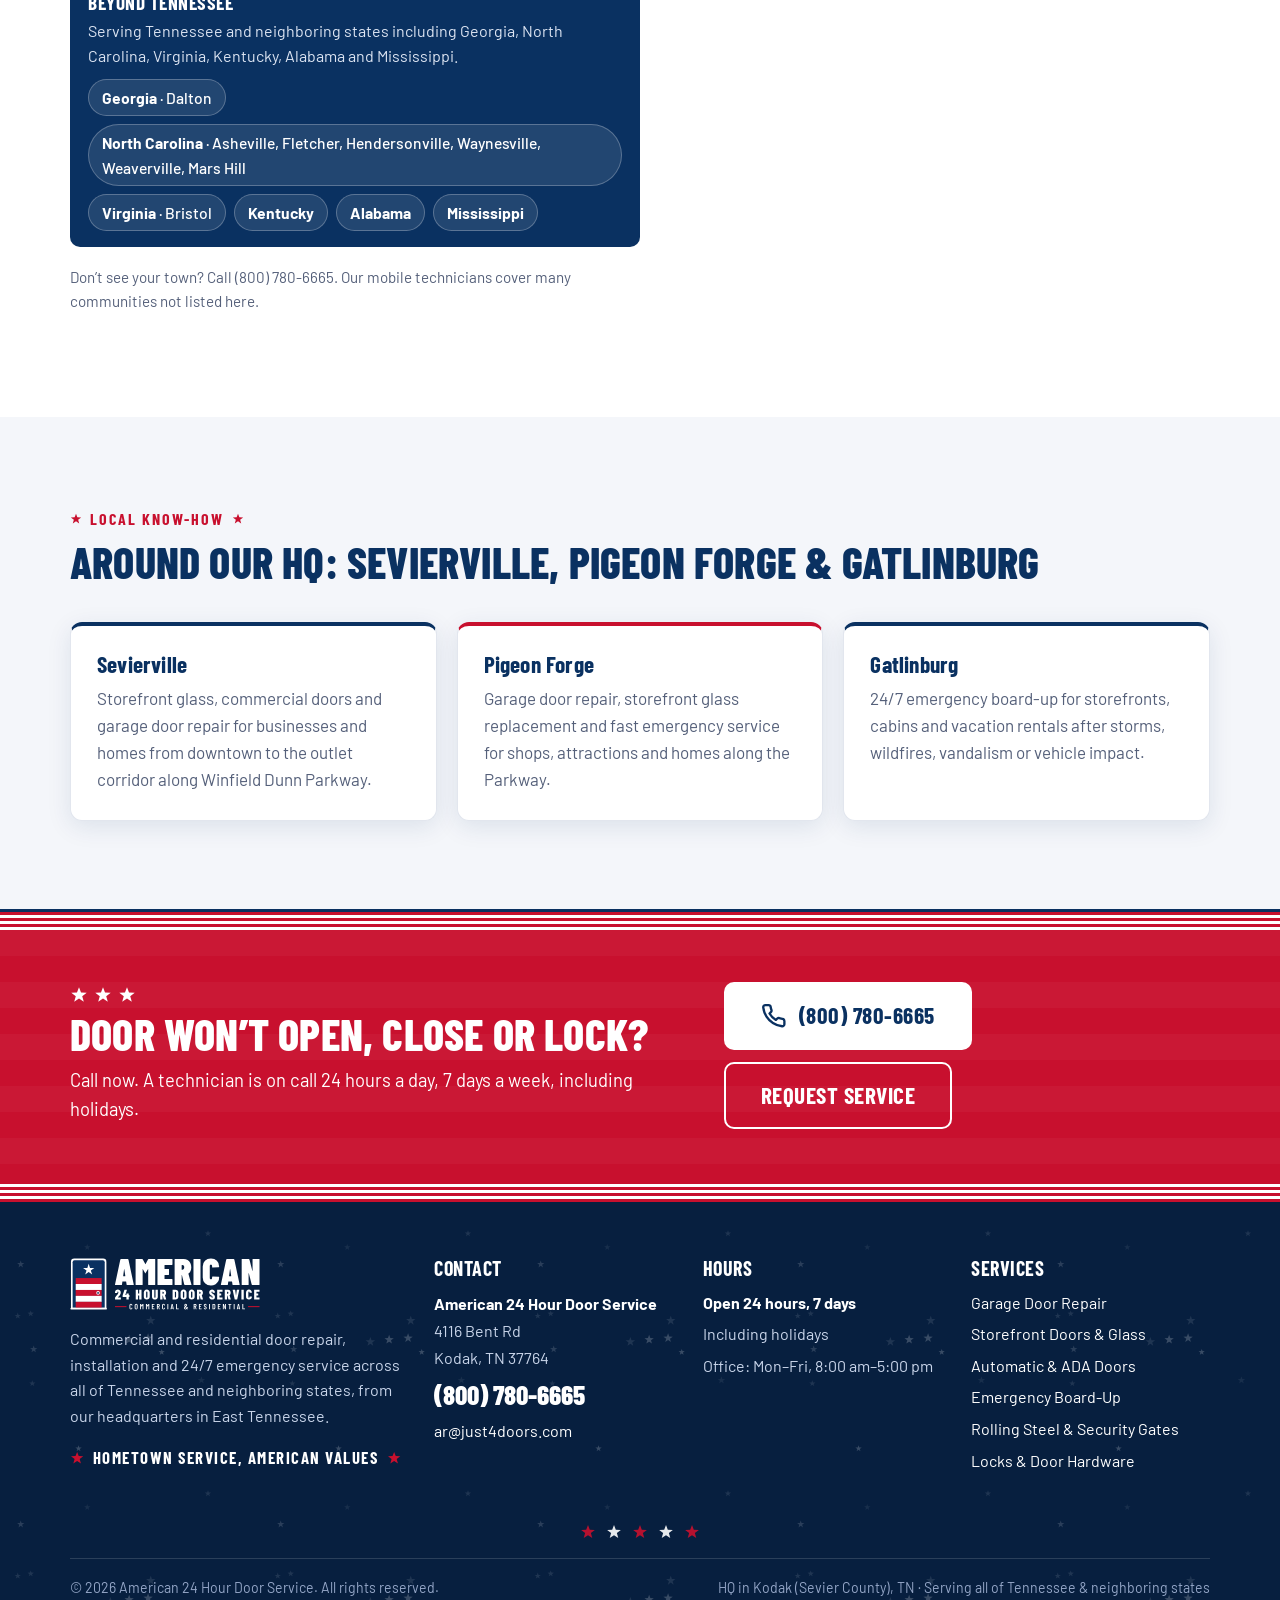
<file: service-areas.html>
<!doctype html>
<html lang="en">
<head>
<meta charset="utf-8">
<meta name="viewport" content="width=device-width, initial-scale=1">
<meta name="robots" content="noindex, nofollow, noarchive">
<meta name="googlebot" content="noindex, nofollow">
<title>Service Areas | American 24 Hour Door Service | All of Tennessee &amp; Neighboring States</title>
<meta name="description" content="American 24 Hour Door Service serves all of Tennessee (East, Middle &amp; West) from its Sevierville-area HQ, plus GA, NC, VA, KY, AL &amp; MS. 24/7: (800) 780-6665.">
<link rel="canonical" href="https://www.american24hourdoor.com/service-areas.html">
<meta property="og:type" content="website"><meta property="og:title" content="Service Areas | American 24 Hour Door Service | All of Tennessee &amp; Neighboring States"><meta property="og:description" content="American 24 Hour Door Service serves all of Tennessee (East, Middle &amp; West) from its Sevierville-area HQ, plus GA, NC, VA, KY, AL &amp; MS. 24/7: (800) 780-6665.">
<meta property="og:url" content="https://www.american24hourdoor.com/service-areas.html"><meta property="og:image" content="https://www.american24hourdoor.com/assets/brand/og-image.jpg"><meta property="og:site_name" content="American 24 Hour Door Service">
<meta name="theme-color" content="#0A3161">
<link rel="icon" type="image/png" sizes="32x32" href="assets/brand/favicon-32.png"><link rel="icon" type="image/svg+xml" href="assets/brand/icon.svg"><link rel="apple-touch-icon" href="assets/brand/apple-touch-icon.png">
<link rel="preconnect" href="https://fonts.googleapis.com"><link rel="preconnect" href="https://fonts.gstatic.com" crossorigin>
<link href="https://fonts.googleapis.com/css2?family=Barlow+Condensed:wght@600;700;800&family=Barlow:wght@400;500;600;700&display=swap" rel="stylesheet">
<link rel="stylesheet" href="css/styles.css">
<script type="application/ld+json">{"@context": "https://schema.org", "@type": ["HomeAndConstructionBusiness", "LocalBusiness"], "@id": "https://www.american24hourdoor.com/#business", "name": "American 24 Hour Door Service", "url": "https://www.american24hourdoor.com/", "telephone": "+1-800-780-6665", "email": "ar@just4doors.com", "image": "https://www.american24hourdoor.com/assets/brand/og-image.jpg", "logo": "https://www.american24hourdoor.com/assets/brand/icon-512.png", "address": {"@type": "PostalAddress", "streetAddress": "4116 Bent Rd", "addressLocality": "Kodak", "addressRegion": "TN", "postalCode": "37764", "addressCountry": "US"}, "geo": {"@type": "GeoCoordinates", "latitude": 35.960794, "longitude": -83.632696}, "openingHoursSpecification": [{"@type": "OpeningHoursSpecification", "dayOfWeek": ["Monday", "Tuesday", "Wednesday", "Thursday", "Friday", "Saturday", "Sunday"], "opens": "00:00", "closes": "23:59"}], "areaServed": [{"@type": "State", "name": "Tennessee"}, {"@type": "State", "name": "Georgia"}, {"@type": "State", "name": "North Carolina"}, {"@type": "State", "name": "Virginia"}, {"@type": "State", "name": "Kentucky"}, {"@type": "State", "name": "Alabama"}, {"@type": "State", "name": "Mississippi"}], "knowsAbout": ["Garage door repair", "Commercial door repair", "Storefront glass replacement", "Automatic doors", "Emergency board-up", "Hollow metal doors", "Door hardware"], "priceRange": "$$"}</script>
</head>
<body>
<a class="skip" href="#main">Skip to content</a>
<div class="topbar"><div class="wrap"><span class="pulse" aria-hidden="true"></span><span>24/7 Emergency Door Service<span class="tb-x"> — Nights, Weekends &amp; Holidays</span></span> <a href="tel:+18007806665">(800) 780-6665</a></div></div>
<header class="header">
  <div class="wrap">
    <a class="brand" href="index.html" aria-label="American 24 Hour Door Service home"><img src="assets/brand/logo.svg" alt="American 24 Hour Door Service logo — Commercial &amp; Residential" width="300" height="82"></a>
    <nav class="nav" aria-label="Main"><ul><li><a href="index.html">Home</a></li><li><a href="services.html">Services</a></li><li><a href="service-areas.html" aria-current="page">Service Areas</a></li><li><a href="about.html">About</a></li><li><a href="contact.html">Contact</a></li></ul></nav>
    <a class="head-call" href="tel:+18007806665"><small>24/7 Emergency Service</small><strong>(800) 780-6665</strong></a>
    <div class="head-actions">
      <a class="mobile-call" href="tel:+18007806665"><svg viewBox="0 0 24 24" fill="none" stroke="currentColor" stroke-width="2.2" stroke-linecap="round" stroke-linejoin="round" aria-hidden="true"><path d="M22 16.9v3a2 2 0 0 1-2.2 2 19.8 19.8 0 0 1-8.6-3.1 19.5 19.5 0 0 1-6-6A19.8 19.8 0 0 1 2.1 4.2 2 2 0 0 1 4.1 2h3a2 2 0 0 1 2 1.7c.1 1 .4 1.9.7 2.8a2 2 0 0 1-.5 2.1L8 9.9a16 16 0 0 0 6 6l1.3-1.3a2 2 0 0 1 2.1-.4c.9.3 1.8.6 2.8.7a2 2 0 0 1 1.7 2z"/></svg><span>Call 24/7</span></a>
      <button class="menu-btn" aria-expanded="false" aria-controls="mnav" aria-label="Open menu"><svg viewBox="0 0 24 24" fill="none" stroke="currentColor" stroke-width="2.4" stroke-linecap="round" aria-hidden="true"><path d="M4 7h16M4 12h16M4 17h16"/></svg></button>
    </div>
  </div>
  <nav class="mnav" id="mnav" aria-label="Mobile"><ul><li><a href="index.html">Home</a></li><li><a href="services.html">Services</a></li><li><a href="service-areas.html" aria-current="page">Service Areas</a></li><li><a href="about.html">About</a></li><li><a href="contact.html">Contact</a></li><li><a href="tel:+18007806665" style="color:var(--red)">Call (800) 780-6665</a></li></ul></nav>
</header>
<main id="main">

<section class="page-hero"><div class="hero-flag" aria-hidden="true"></div><div class="wrap"><p class="crumbs"><a href="index.html">Home</a> / Service Areas</p>
<h1>Service Areas</h1><p>Headquartered in East Tennessee, we serve homes and businesses across the entire state of Tennessee and into neighboring states.</p></div></section>
<section class="section"><div class="wrap"><div class="areas">
  <div>
    <div class="hq"><h3>Headquarters: East Tennessee</h3><p>American 24 Hour Door Service<br>4116 Bent Rd, Kodak, TN 37764 (Sevier County)<br><a href="tel:+18007806665" style="color:#fff;font-weight:700">(800) 780-6665</a> · Open 24/7</p></div>
    <div class="tn-head"><span class="tn-badge">All of Tennessee</span><p>Statewide service from our East Tennessee headquarters, east to west.</p></div><div class="tn-regions"><div class="tn-region is-hq"><h4>East Tennessee <span class="hq-tag"><svg class="st" viewBox="0 0 24 24" aria-hidden="true"><polygon fill="currentColor" points="12,1.5 14.7,8.6 22.3,8.9 16.3,13.6 18.4,20.9 12,16.7 5.6,20.9 7.7,13.6 1.7,8.9 9.3,8.6"/></svg> HQ</span></h4><h5>Sevier County (HQ)</h5><ul class="chips"><li class="key">Sevierville</li><li>Pigeon Forge</li><li>Gatlinburg</li><li>Kodak</li></ul><h5>Knoxville area</h5><ul class="chips"><li>Knoxville</li><li>Farragut</li><li>Oak Ridge</li><li>Clinton</li><li>Maryville</li><li>Alcoa</li><li>Rockwood</li></ul><h5>Lakeway &amp; Tri-Cities</h5><ul class="chips"><li>Morristown</li><li>Jefferson City</li><li>Newport</li><li>Greeneville</li><li>Kingsport</li><li>Johnson City</li><li>Bristol</li></ul><h5>Southeast TN</h5><ul class="chips"><li>Lenoir City</li><li>Loudon</li><li>Sweetwater</li><li>Athens</li><li>Cleveland</li><li>Chattanooga</li></ul></div><div class="tn-region"><h4>Middle Tennessee </h4><ul class="chips"><li>Nashville</li><li>Murfreesboro</li><li>Clarksville</li><li>Franklin</li><li>Cookeville</li><li>Columbia</li><li>Tullahoma</li></ul></div><div class="tn-region"><h4>West Tennessee </h4><ul class="chips"><li>Memphis</li><li>Jackson</li><li>Bartlett</li><li>Dyersburg</li></ul></div></div><div class="region beyond"><h4>Beyond Tennessee</h4><p class="beyond-line">Serving Tennessee and neighboring states including Georgia, North Carolina, Virginia, Kentucky, Alabama and Mississippi.</p><ul class="chips states"><li><strong>Georgia</strong> · Dalton</li><li><strong>North Carolina</strong> · Asheville, Fletcher, Hendersonville, Waynesville, Weaverville, Mars Hill</li><li><strong>Virginia</strong> · Bristol</li><li><strong>Kentucky</strong></li><li><strong>Alabama</strong></li><li><strong>Mississippi</strong></li></ul></div>
    <p class="note">Don’t see your town? Call (800) 780-6665. Our mobile technicians cover many communities not listed here.</p>
  </div>
  <div class="mapwrap" style="--mh:600px"><a class="map-fallback" href="https://www.google.com/maps/search/?api=1&amp;query=4116%20Bent%20Rd%2C%20Kodak%2C%20TN%2037764" target="_blank" rel="noopener"><svg viewBox="0 0 24 24" fill="none" stroke="currentColor" stroke-width="2" stroke-linecap="round" stroke-linejoin="round" aria-hidden="true"><path d="M12 22s7-6.2 7-12a7 7 0 0 0-14 0c0 5.8 7 12 7 12z"/><circle cx="12" cy="10" r="2.6"/></svg><strong>American 24 Hour Door Service</strong><span>4116 Bent Rd, Kodak, TN 37764</span><em>Open in Google Maps</em></a><iframe class="map" title="Map of American 24 Hour Door Service service area" src="https://maps.google.com/maps?q=4116%20Bent%20Rd%2C%20Kodak%2C%20TN%2037764&amp;z=6&amp;ie=UTF8&amp;iwloc=&amp;output=embed" loading="lazy" referrerpolicy="no-referrer-when-downgrade"></iframe></div>
</div></div></section>
<section class="section bg-light"><div class="wrap">
  <div class="sec-head"><span class="eyebrow"><svg class="st" viewBox="0 0 24 24" aria-hidden="true"><polygon fill="currentColor" points="12,1.5 14.7,8.6 22.3,8.9 16.3,13.6 18.4,20.9 12,16.7 5.6,20.9 7.7,13.6 1.7,8.9 9.3,8.6"/></svg> Local know-how <svg class="st" viewBox="0 0 24 24" aria-hidden="true"><polygon fill="currentColor" points="12,1.5 14.7,8.6 22.3,8.9 16.3,13.6 18.4,20.9 12,16.7 5.6,20.9 7.7,13.6 1.7,8.9 9.3,8.6"/></svg></span><h2>Around our HQ: Sevierville, Pigeon Forge &amp; Gatlinburg</h2></div>
  <div class="grid g3">
    <article class="card"><h3>Sevierville</h3><p>Storefront glass, commercial doors and garage door repair for businesses and homes from downtown to the outlet corridor along Winfield Dunn Parkway.</p></article>
    <article class="card"><h3>Pigeon Forge</h3><p>Garage door repair, storefront glass replacement and fast emergency service for shops, attractions and homes along the Parkway.</p></article>
    <article class="card"><h3>Gatlinburg</h3><p>24/7 emergency board-up for storefronts, cabins and vacation rentals after storms, wildfires, vandalism or vehicle impact.</p></article>
  </div>
</div></section>
<div class="stripes" aria-hidden="true"></div><section class="cta" aria-labelledby="cta-h"><div class="wrap">
  <div><span class="cta-kicker"><svg class="st" viewBox="0 0 24 24" aria-hidden="true"><polygon fill="currentColor" points="12,1.5 14.7,8.6 22.3,8.9 16.3,13.6 18.4,20.9 12,16.7 5.6,20.9 7.7,13.6 1.7,8.9 9.3,8.6"/></svg><svg class="st" viewBox="0 0 24 24" aria-hidden="true"><polygon fill="currentColor" points="12,1.5 14.7,8.6 22.3,8.9 16.3,13.6 18.4,20.9 12,16.7 5.6,20.9 7.7,13.6 1.7,8.9 9.3,8.6"/></svg><svg class="st" viewBox="0 0 24 24" aria-hidden="true"><polygon fill="currentColor" points="12,1.5 14.7,8.6 22.3,8.9 16.3,13.6 18.4,20.9 12,16.7 5.6,20.9 7.7,13.6 1.7,8.9 9.3,8.6"/></svg></span><h2 id="cta-h">Door won’t open, close or lock?</h2><p>Call now. A technician is on call 24 hours a day, 7 days a week, including holidays.</p></div>
  <div class="cta-btns"><a class="btn btn-white btn-lg" href="tel:+18007806665"><svg viewBox="0 0 24 24" fill="none" stroke="currentColor" stroke-width="2.2" stroke-linecap="round" stroke-linejoin="round" aria-hidden="true"><path d="M22 16.9v3a2 2 0 0 1-2.2 2 19.8 19.8 0 0 1-8.6-3.1 19.5 19.5 0 0 1-6-6A19.8 19.8 0 0 1 2.1 4.2 2 2 0 0 1 4.1 2h3a2 2 0 0 1 2 1.7c.1 1 .4 1.9.7 2.8a2 2 0 0 1-.5 2.1L8 9.9a16 16 0 0 0 6 6l1.3-1.3a2 2 0 0 1 2.1-.4c.9.3 1.8.6 2.8.7a2 2 0 0 1 1.7 2z"/></svg> (800) 780-6665</a><a class="btn btn-outline btn-lg" href="contact.html">Request Service</a></div>
</div></section>
</main>
<footer class="footer">
  <div class="foot-stripes" aria-hidden="true"></div>
  <div class="wrap">
    <div class="fgrid">
      <div>
        <img class="logo" src="assets/brand/logo-reverse.svg" alt="American 24 Hour Door Service logo" width="230" height="63" loading="lazy">
        <p>Commercial and residential door repair, installation and 24/7 emergency service across all of Tennessee and neighboring states, from our headquarters in East Tennessee.</p>
        <p class="motto"><svg class="st" viewBox="0 0 24 24" aria-hidden="true"><polygon fill="currentColor" points="12,1.5 14.7,8.6 22.3,8.9 16.3,13.6 18.4,20.9 12,16.7 5.6,20.9 7.7,13.6 1.7,8.9 9.3,8.6"/></svg> Hometown service, American values <svg class="st" viewBox="0 0 24 24" aria-hidden="true"><polygon fill="currentColor" points="12,1.5 14.7,8.6 22.3,8.9 16.3,13.6 18.4,20.9 12,16.7 5.6,20.9 7.7,13.6 1.7,8.9 9.3,8.6"/></svg></p>
      </div>
      <div>
        <h4>Contact</h4>
        <address><strong style="color:#fff">American 24 Hour Door Service</strong><br>4116 Bent Rd<br>Kodak, TN 37764<br>
        <a class="fphone" href="tel:+18007806665">(800) 780-6665</a><br><a href="mailto:ar@just4doors.com">ar@just4doors.com</a></address>
      </div>
      <div>
        <h4>Hours</h4>
        <ul><li><strong style="color:#fff">Open 24 hours, 7 days</strong></li><li>Including holidays</li><li>Office: Mon–Fri, 8:00 am–5:00 pm</li></ul>
      </div>
      <div>
        <h4>Services</h4>
        <ul><li><a href="services.html">Garage Door Repair</a></li><li><a href="services.html">Storefront Doors &amp; Glass</a></li><li><a href="services.html">Automatic &amp; ADA Doors</a></li><li><a href="services.html">Emergency Board-Up</a></li><li><a href="services.html">Rolling Steel &amp; Security Gates</a></li><li><a href="services.html">Locks &amp; Door Hardware</a></li></ul>
      </div>
    </div>
    <div class="foot-stars" aria-hidden="true"><svg class="st" viewBox="0 0 24 24" aria-hidden="true"><polygon fill="currentColor" points="12,1.5 14.7,8.6 22.3,8.9 16.3,13.6 18.4,20.9 12,16.7 5.6,20.9 7.7,13.6 1.7,8.9 9.3,8.6"/></svg><svg class="st" viewBox="0 0 24 24" aria-hidden="true"><polygon fill="currentColor" points="12,1.5 14.7,8.6 22.3,8.9 16.3,13.6 18.4,20.9 12,16.7 5.6,20.9 7.7,13.6 1.7,8.9 9.3,8.6"/></svg><svg class="st" viewBox="0 0 24 24" aria-hidden="true"><polygon fill="currentColor" points="12,1.5 14.7,8.6 22.3,8.9 16.3,13.6 18.4,20.9 12,16.7 5.6,20.9 7.7,13.6 1.7,8.9 9.3,8.6"/></svg><svg class="st" viewBox="0 0 24 24" aria-hidden="true"><polygon fill="currentColor" points="12,1.5 14.7,8.6 22.3,8.9 16.3,13.6 18.4,20.9 12,16.7 5.6,20.9 7.7,13.6 1.7,8.9 9.3,8.6"/></svg><svg class="st" viewBox="0 0 24 24" aria-hidden="true"><polygon fill="currentColor" points="12,1.5 14.7,8.6 22.3,8.9 16.3,13.6 18.4,20.9 12,16.7 5.6,20.9 7.7,13.6 1.7,8.9 9.3,8.6"/></svg></div>
    <div class="legal"><span>© <span id="yr">2026</span> American 24 Hour Door Service. All rights reserved.</span><span>HQ in Kodak (Sevier County), TN · Serving all of Tennessee &amp; neighboring states</span></div>
  </div>
</footer>
<div class="callbar"><a class="c1" href="tel:+18007806665"><svg viewBox="0 0 24 24" fill="none" stroke="currentColor" stroke-width="2.2" stroke-linecap="round" stroke-linejoin="round" aria-hidden="true"><path d="M22 16.9v3a2 2 0 0 1-2.2 2 19.8 19.8 0 0 1-8.6-3.1 19.5 19.5 0 0 1-6-6A19.8 19.8 0 0 1 2.1 4.2 2 2 0 0 1 4.1 2h3a2 2 0 0 1 2 1.7c.1 1 .4 1.9.7 2.8a2 2 0 0 1-.5 2.1L8 9.9a16 16 0 0 0 6 6l1.3-1.3a2 2 0 0 1 2.1-.4c.9.3 1.8.6 2.8.7a2 2 0 0 1 1.7 2z"/></svg> Call 24/7</a><a class="c2" href="contact.html">Request Service</a></div>
<script src="js/main.js" defer></script>
</body>
</html>
</file>
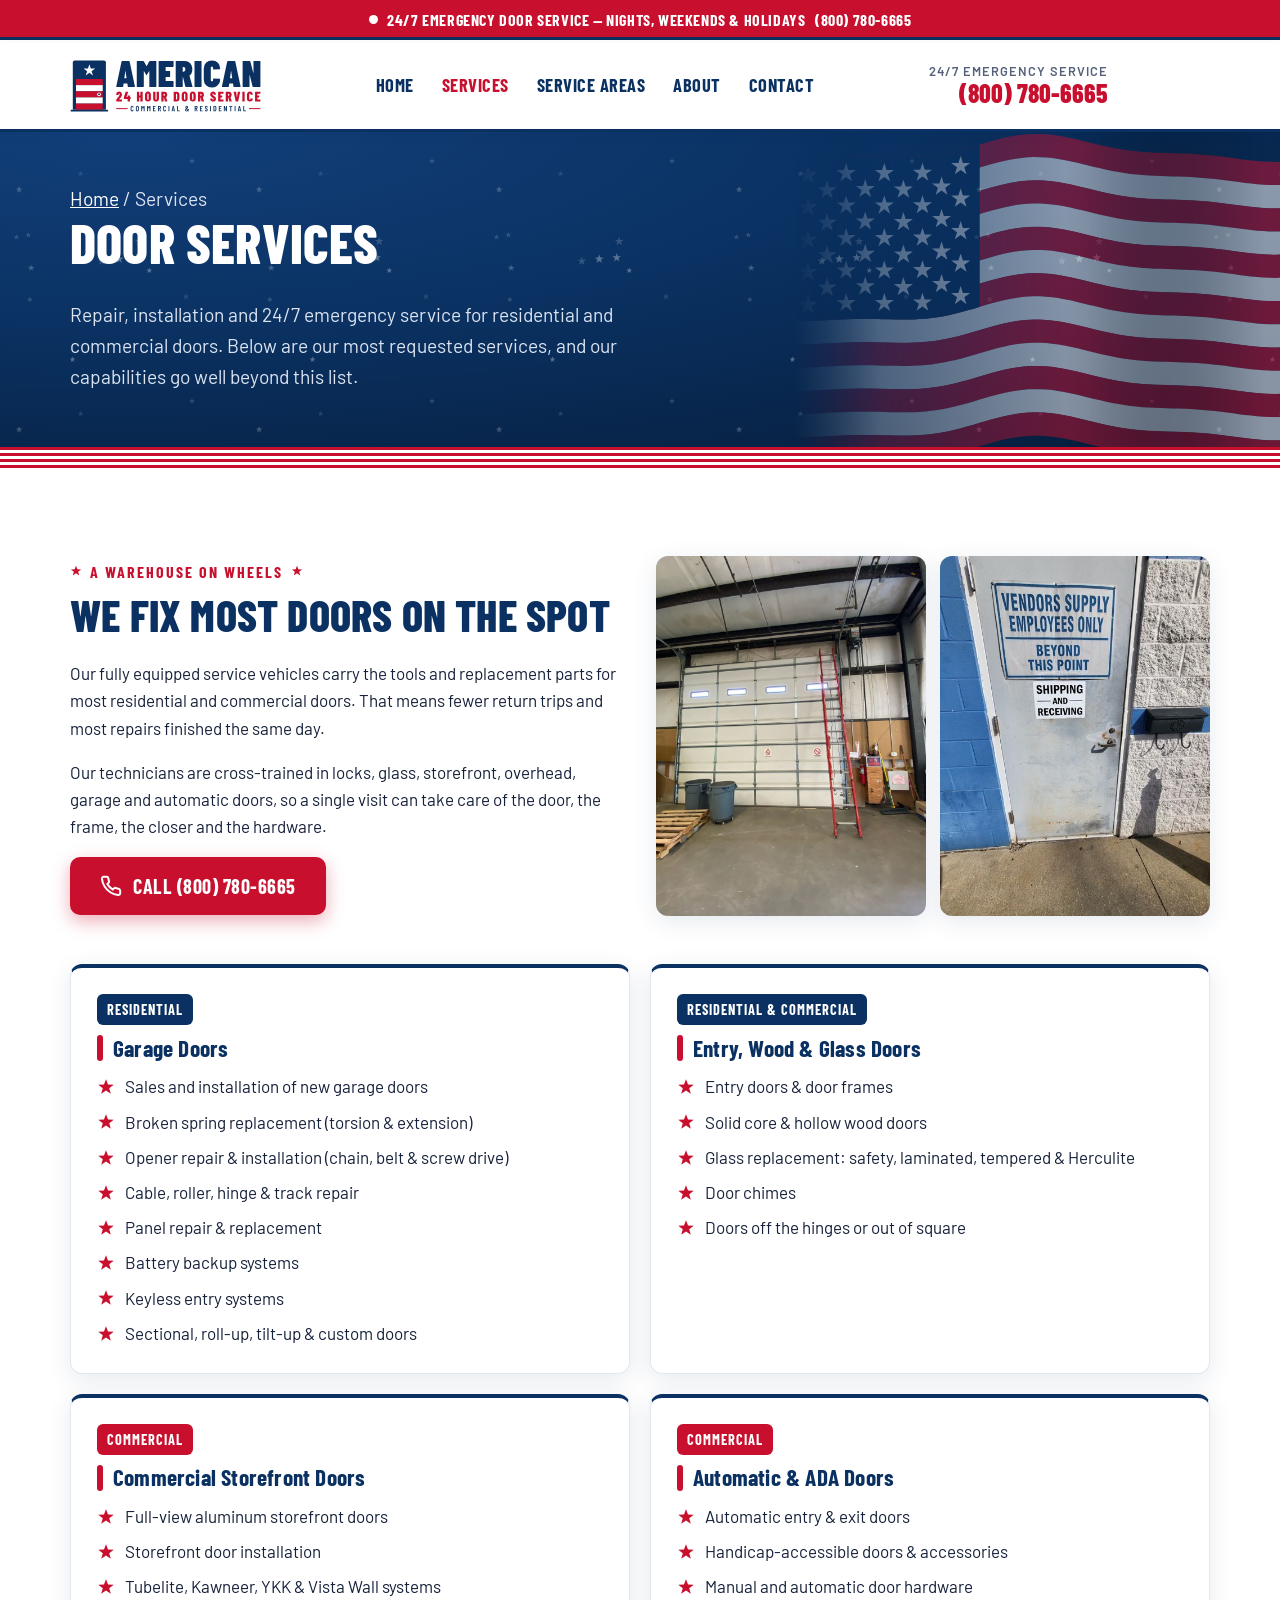
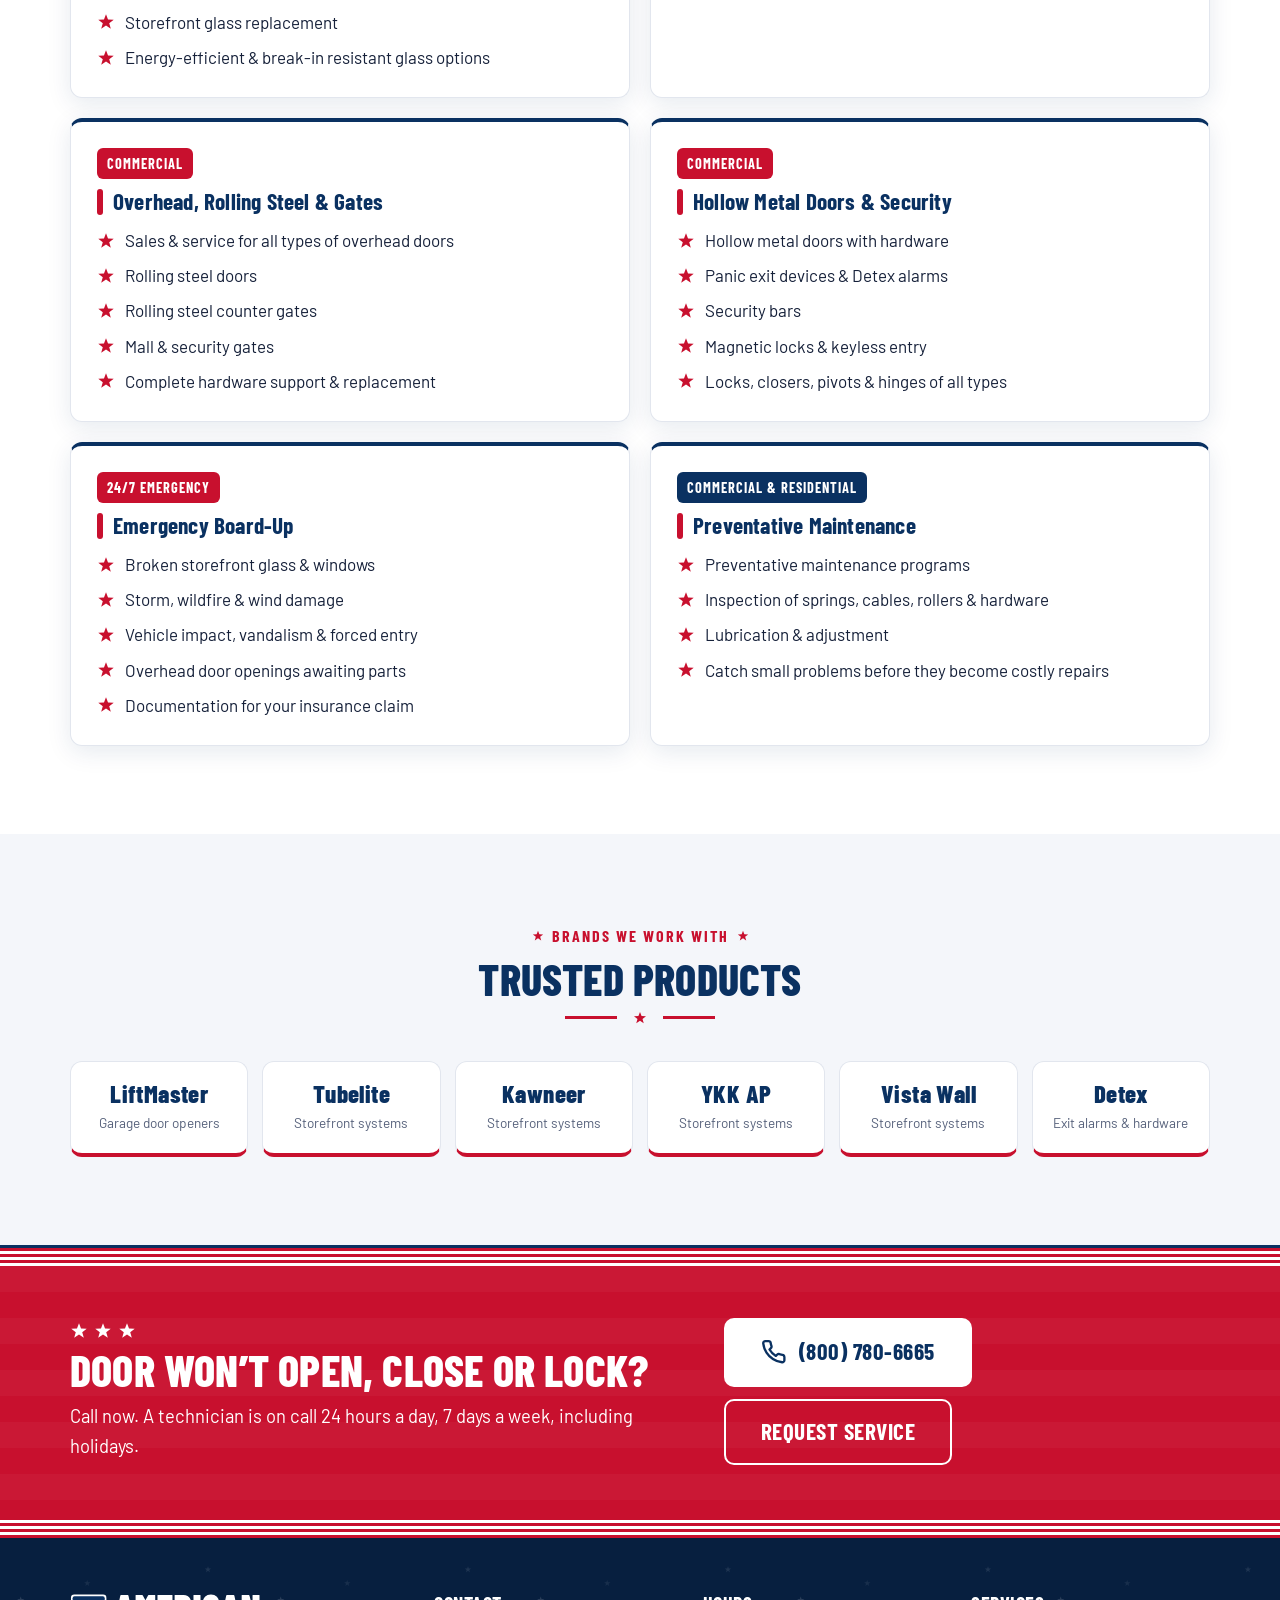
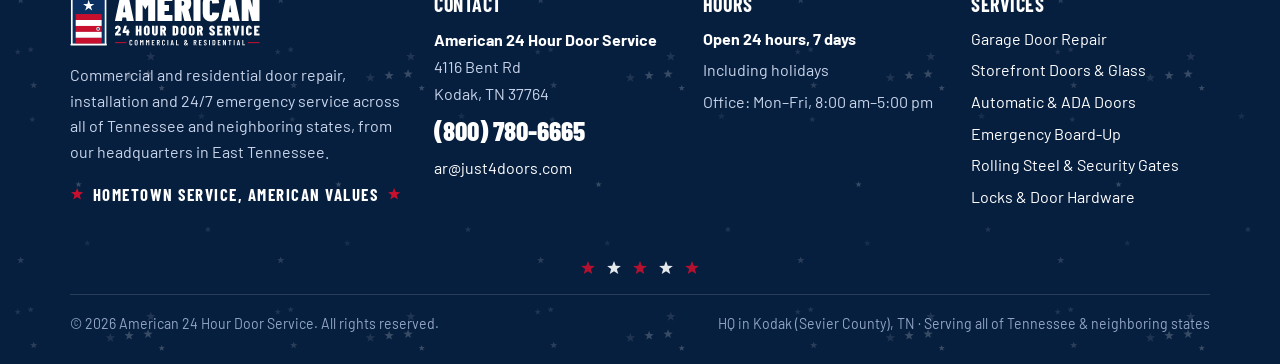
<file: services.html>
<!doctype html>
<html lang="en">
<head>
<meta charset="utf-8">
<meta name="viewport" content="width=device-width, initial-scale=1">
<meta name="robots" content="noindex, nofollow, noarchive">
<meta name="googlebot" content="noindex, nofollow">
<title>Door Repair &amp; Installation Services | American 24 Hour Door Service | Tennessee</title>
<meta name="description" content="Garage door repair, storefront doors &amp; glass, automatic &amp; ADA doors, rolling steel, hollow metal and 24/7 emergency board-up from American 24 Hour Door Service, serving all of Tennessee from Sevierville, TN.">
<link rel="canonical" href="https://www.american24hourdoor.com/services.html">
<meta property="og:type" content="website"><meta property="og:title" content="Door Repair &amp; Installation Services | American 24 Hour Door Service | Tennessee"><meta property="og:description" content="Garage door repair, storefront doors &amp; glass, automatic &amp; ADA doors, rolling steel, hollow metal and 24/7 emergency board-up from American 24 Hour Door Service, serving all of Tennessee from Sevierville, TN.">
<meta property="og:url" content="https://www.american24hourdoor.com/services.html"><meta property="og:image" content="https://www.american24hourdoor.com/assets/brand/og-image.jpg"><meta property="og:site_name" content="American 24 Hour Door Service">
<meta name="theme-color" content="#0A3161">
<link rel="icon" type="image/png" sizes="32x32" href="assets/brand/favicon-32.png"><link rel="icon" type="image/svg+xml" href="assets/brand/icon.svg"><link rel="apple-touch-icon" href="assets/brand/apple-touch-icon.png">
<link rel="preconnect" href="https://fonts.googleapis.com"><link rel="preconnect" href="https://fonts.gstatic.com" crossorigin>
<link href="https://fonts.googleapis.com/css2?family=Barlow+Condensed:wght@600;700;800&family=Barlow:wght@400;500;600;700&display=swap" rel="stylesheet">
<link rel="stylesheet" href="css/styles.css">
<script type="application/ld+json">{"@context": "https://schema.org", "@type": ["HomeAndConstructionBusiness", "LocalBusiness"], "@id": "https://www.american24hourdoor.com/#business", "name": "American 24 Hour Door Service", "url": "https://www.american24hourdoor.com/", "telephone": "+1-800-780-6665", "email": "ar@just4doors.com", "image": "https://www.american24hourdoor.com/assets/brand/og-image.jpg", "logo": "https://www.american24hourdoor.com/assets/brand/icon-512.png", "address": {"@type": "PostalAddress", "streetAddress": "4116 Bent Rd", "addressLocality": "Kodak", "addressRegion": "TN", "postalCode": "37764", "addressCountry": "US"}, "geo": {"@type": "GeoCoordinates", "latitude": 35.960794, "longitude": -83.632696}, "openingHoursSpecification": [{"@type": "OpeningHoursSpecification", "dayOfWeek": ["Monday", "Tuesday", "Wednesday", "Thursday", "Friday", "Saturday", "Sunday"], "opens": "00:00", "closes": "23:59"}], "areaServed": [{"@type": "State", "name": "Tennessee"}, {"@type": "State", "name": "Georgia"}, {"@type": "State", "name": "North Carolina"}, {"@type": "State", "name": "Virginia"}, {"@type": "State", "name": "Kentucky"}, {"@type": "State", "name": "Alabama"}, {"@type": "State", "name": "Mississippi"}], "knowsAbout": ["Garage door repair", "Commercial door repair", "Storefront glass replacement", "Automatic doors", "Emergency board-up", "Hollow metal doors", "Door hardware"], "priceRange": "$$"}</script>
<script type="application/ld+json">{"@context": "https://schema.org", "@type": "ItemList", "name": "American 24 Hour Door Service services", "itemListElement": [{"@type": "ListItem", "position": 1, "item": {"@type": "Service", "name": "Garage Doors", "provider": {"@id": "https://www.american24hourdoor.com/#business"}, "areaServed": "Tennessee"}}, {"@type": "ListItem", "position": 2, "item": {"@type": "Service", "name": "Entry, Wood & Glass Doors", "provider": {"@id": "https://www.american24hourdoor.com/#business"}, "areaServed": "Tennessee"}}, {"@type": "ListItem", "position": 3, "item": {"@type": "Service", "name": "Commercial Storefront Doors", "provider": {"@id": "https://www.american24hourdoor.com/#business"}, "areaServed": "Tennessee"}}, {"@type": "ListItem", "position": 4, "item": {"@type": "Service", "name": "Automatic & ADA Doors", "provider": {"@id": "https://www.american24hourdoor.com/#business"}, "areaServed": "Tennessee"}}, {"@type": "ListItem", "position": 5, "item": {"@type": "Service", "name": "Overhead, Rolling Steel & Gates", "provider": {"@id": "https://www.american24hourdoor.com/#business"}, "areaServed": "Tennessee"}}, {"@type": "ListItem", "position": 6, "item": {"@type": "Service", "name": "Hollow Metal Doors & Security", "provider": {"@id": "https://www.american24hourdoor.com/#business"}, "areaServed": "Tennessee"}}, {"@type": "ListItem", "position": 7, "item": {"@type": "Service", "name": "Emergency Board-Up", "provider": {"@id": "https://www.american24hourdoor.com/#business"}, "areaServed": "Tennessee"}}, {"@type": "ListItem", "position": 8, "item": {"@type": "Service", "name": "Preventative Maintenance", "provider": {"@id": "https://www.american24hourdoor.com/#business"}, "areaServed": "Tennessee"}}]}</script>
</head>
<body>
<a class="skip" href="#main">Skip to content</a>
<div class="topbar"><div class="wrap"><span class="pulse" aria-hidden="true"></span><span>24/7 Emergency Door Service<span class="tb-x"> — Nights, Weekends &amp; Holidays</span></span> <a href="tel:+18007806665">(800) 780-6665</a></div></div>
<header class="header">
  <div class="wrap">
    <a class="brand" href="index.html" aria-label="American 24 Hour Door Service home"><img src="assets/brand/logo.svg" alt="American 24 Hour Door Service logo — Commercial &amp; Residential" width="300" height="82"></a>
    <nav class="nav" aria-label="Main"><ul><li><a href="index.html">Home</a></li><li><a href="services.html" aria-current="page">Services</a></li><li><a href="service-areas.html">Service Areas</a></li><li><a href="about.html">About</a></li><li><a href="contact.html">Contact</a></li></ul></nav>
    <a class="head-call" href="tel:+18007806665"><small>24/7 Emergency Service</small><strong>(800) 780-6665</strong></a>
    <div class="head-actions">
      <a class="mobile-call" href="tel:+18007806665"><svg viewBox="0 0 24 24" fill="none" stroke="currentColor" stroke-width="2.2" stroke-linecap="round" stroke-linejoin="round" aria-hidden="true"><path d="M22 16.9v3a2 2 0 0 1-2.2 2 19.8 19.8 0 0 1-8.6-3.1 19.5 19.5 0 0 1-6-6A19.8 19.8 0 0 1 2.1 4.2 2 2 0 0 1 4.1 2h3a2 2 0 0 1 2 1.7c.1 1 .4 1.9.7 2.8a2 2 0 0 1-.5 2.1L8 9.9a16 16 0 0 0 6 6l1.3-1.3a2 2 0 0 1 2.1-.4c.9.3 1.8.6 2.8.7a2 2 0 0 1 1.7 2z"/></svg><span>Call 24/7</span></a>
      <button class="menu-btn" aria-expanded="false" aria-controls="mnav" aria-label="Open menu"><svg viewBox="0 0 24 24" fill="none" stroke="currentColor" stroke-width="2.4" stroke-linecap="round" aria-hidden="true"><path d="M4 7h16M4 12h16M4 17h16"/></svg></button>
    </div>
  </div>
  <nav class="mnav" id="mnav" aria-label="Mobile"><ul><li><a href="index.html">Home</a></li><li><a href="services.html" aria-current="page">Services</a></li><li><a href="service-areas.html">Service Areas</a></li><li><a href="about.html">About</a></li><li><a href="contact.html">Contact</a></li><li><a href="tel:+18007806665" style="color:var(--red)">Call (800) 780-6665</a></li></ul></nav>
</header>
<main id="main">

<section class="page-hero"><div class="hero-flag" aria-hidden="true"></div><div class="wrap"><p class="crumbs"><a href="index.html">Home</a> / Services</p>
<h1>Door Services</h1><p>Repair, installation and 24/7 emergency service for residential and commercial doors. Below are our most requested services, and our capabilities go well beyond this list.</p></div></section>
<section class="section"><div class="wrap">
  <div class="two-col" style="margin-bottom:48px">
    <div><span class="eyebrow"><svg class="st" viewBox="0 0 24 24" aria-hidden="true"><polygon fill="currentColor" points="12,1.5 14.7,8.6 22.3,8.9 16.3,13.6 18.4,20.9 12,16.7 5.6,20.9 7.7,13.6 1.7,8.9 9.3,8.6"/></svg> A warehouse on wheels <svg class="st" viewBox="0 0 24 24" aria-hidden="true"><polygon fill="currentColor" points="12,1.5 14.7,8.6 22.3,8.9 16.3,13.6 18.4,20.9 12,16.7 5.6,20.9 7.7,13.6 1.7,8.9 9.3,8.6"/></svg></span><h2>We fix most doors on the spot</h2>
    <p>Our fully equipped service vehicles carry the tools and replacement parts for most residential and commercial doors. That means fewer return trips and most repairs finished the same day.</p>
    <p>Our technicians are cross-trained in locks, glass, storefront, overhead, garage and automatic doors, so a single visit can take care of the door, the frame, the closer and the hardware.</p>
    <a class="btn btn-red" href="tel:+18007806665"><svg viewBox="0 0 24 24" fill="none" stroke="currentColor" stroke-width="2.2" stroke-linecap="round" stroke-linejoin="round" aria-hidden="true"><path d="M22 16.9v3a2 2 0 0 1-2.2 2 19.8 19.8 0 0 1-8.6-3.1 19.5 19.5 0 0 1-6-6A19.8 19.8 0 0 1 2.1 4.2 2 2 0 0 1 4.1 2h3a2 2 0 0 1 2 1.7c.1 1 .4 1.9.7 2.8a2 2 0 0 1-.5 2.1L8 9.9a16 16 0 0 0 6 6l1.3-1.3a2 2 0 0 1 2.1-.4c.9.3 1.8.6 2.8.7a2 2 0 0 1 1.7 2z"/></svg> Call (800) 780-6665</a></div>
    <div class="photo-stack"><img src="assets/img/commercial-overhead-door.jpg" alt="Commercial overhead sectional door inside a warehouse" width="900" height="1200" loading="lazy"><img src="assets/img/hollow-metal-door.jpg" alt="Hollow metal service door at a commercial building" width="480" height="640" loading="lazy"></div>
  </div>
  <div class="svc-list"><article class="card" id="residential"><span class="svc-tag">Residential</span><h3>Garage Doors</h3><ul class="checks"><li>Sales and installation of new garage doors</li><li>Broken spring replacement (torsion &amp; extension)</li><li>Opener repair &amp; installation (chain, belt &amp; screw drive)</li><li>Cable, roller, hinge &amp; track repair</li><li>Panel repair &amp; replacement</li><li>Battery backup systems</li><li>Keyless entry systems</li><li>Sectional, roll-up, tilt-up &amp; custom doors</li></ul></article><article class="card" id="entry"><span class="svc-tag">Residential &amp; Commercial</span><h3>Entry, Wood &amp; Glass Doors</h3><ul class="checks"><li>Entry doors &amp; door frames</li><li>Solid core &amp; hollow wood doors</li><li>Glass replacement: safety, laminated, tempered &amp; Herculite</li><li>Door chimes</li><li>Doors off the hinges or out of square</li></ul></article><article class="card" id="commercial"><span class="svc-tag red">Commercial</span><h3>Commercial Storefront Doors</h3><ul class="checks"><li>Full-view aluminum storefront doors</li><li>Storefront door installation</li><li>Tubelite, Kawneer, YKK &amp; Vista Wall systems</li><li>Storefront glass replacement</li><li>Energy-efficient &amp; break-in resistant glass options</li></ul></article><article class="card" id="automatic"><span class="svc-tag red">Commercial</span><h3>Automatic &amp; ADA Doors</h3><ul class="checks"><li>Automatic entry &amp; exit doors</li><li>Handicap-accessible doors &amp; accessories</li><li>Manual and automatic door hardware</li></ul></article><article class="card" id="steel"><span class="svc-tag red">Commercial</span><h3>Overhead, Rolling Steel &amp; Gates</h3><ul class="checks"><li>Sales &amp; service for all types of overhead doors</li><li>Rolling steel doors</li><li>Rolling steel counter gates</li><li>Mall &amp; security gates</li><li>Complete hardware support &amp; replacement</li></ul></article><article class="card" id="metal"><span class="svc-tag red">Commercial</span><h3>Hollow Metal Doors &amp; Security</h3><ul class="checks"><li>Hollow metal doors with hardware</li><li>Panic exit devices &amp; Detex alarms</li><li>Security bars</li><li>Magnetic locks &amp; keyless entry</li><li>Locks, closers, pivots &amp; hinges of all types</li></ul></article><article class="card" id="emergency"><span class="svc-tag red">24/7 Emergency</span><h3>Emergency Board-Up</h3><ul class="checks"><li>Broken storefront glass &amp; windows</li><li>Storm, wildfire &amp; wind damage</li><li>Vehicle impact, vandalism &amp; forced entry</li><li>Overhead door openings awaiting parts</li><li>Documentation for your insurance claim</li></ul></article><article class="card" id="maintenance"><span class="svc-tag">Commercial &amp; Residential</span><h3>Preventative Maintenance</h3><ul class="checks"><li>Preventative maintenance programs</li><li>Inspection of springs, cables, rollers &amp; hardware</li><li>Lubrication &amp; adjustment</li><li>Catch small problems before they become costly repairs</li></ul></article></div>
</div></section>
<section class="section bg-light"><div class="wrap"><div class="sec-head center starrule"><span class="eyebrow"><svg class="st" viewBox="0 0 24 24" aria-hidden="true"><polygon fill="currentColor" points="12,1.5 14.7,8.6 22.3,8.9 16.3,13.6 18.4,20.9 12,16.7 5.6,20.9 7.7,13.6 1.7,8.9 9.3,8.6"/></svg> Brands we work with <svg class="st" viewBox="0 0 24 24" aria-hidden="true"><polygon fill="currentColor" points="12,1.5 14.7,8.6 22.3,8.9 16.3,13.6 18.4,20.9 12,16.7 5.6,20.9 7.7,13.6 1.7,8.9 9.3,8.6"/></svg></span><h2>Trusted products</h2></div><ul class="brands"><li><strong>LiftMaster</strong><span>Garage door openers</span></li><li><strong>Tubelite</strong><span>Storefront systems</span></li><li><strong>Kawneer</strong><span>Storefront systems</span></li><li><strong>YKK AP</strong><span>Storefront systems</span></li><li><strong>Vista Wall</strong><span>Storefront systems</span></li><li><strong>Detex</strong><span>Exit alarms &amp; hardware</span></li></ul></div></section>
<div class="stripes" aria-hidden="true"></div><section class="cta" aria-labelledby="cta-h"><div class="wrap">
  <div><span class="cta-kicker"><svg class="st" viewBox="0 0 24 24" aria-hidden="true"><polygon fill="currentColor" points="12,1.5 14.7,8.6 22.3,8.9 16.3,13.6 18.4,20.9 12,16.7 5.6,20.9 7.7,13.6 1.7,8.9 9.3,8.6"/></svg><svg class="st" viewBox="0 0 24 24" aria-hidden="true"><polygon fill="currentColor" points="12,1.5 14.7,8.6 22.3,8.9 16.3,13.6 18.4,20.9 12,16.7 5.6,20.9 7.7,13.6 1.7,8.9 9.3,8.6"/></svg><svg class="st" viewBox="0 0 24 24" aria-hidden="true"><polygon fill="currentColor" points="12,1.5 14.7,8.6 22.3,8.9 16.3,13.6 18.4,20.9 12,16.7 5.6,20.9 7.7,13.6 1.7,8.9 9.3,8.6"/></svg></span><h2 id="cta-h">Door won’t open, close or lock?</h2><p>Call now. A technician is on call 24 hours a day, 7 days a week, including holidays.</p></div>
  <div class="cta-btns"><a class="btn btn-white btn-lg" href="tel:+18007806665"><svg viewBox="0 0 24 24" fill="none" stroke="currentColor" stroke-width="2.2" stroke-linecap="round" stroke-linejoin="round" aria-hidden="true"><path d="M22 16.9v3a2 2 0 0 1-2.2 2 19.8 19.8 0 0 1-8.6-3.1 19.5 19.5 0 0 1-6-6A19.8 19.8 0 0 1 2.1 4.2 2 2 0 0 1 4.1 2h3a2 2 0 0 1 2 1.7c.1 1 .4 1.9.7 2.8a2 2 0 0 1-.5 2.1L8 9.9a16 16 0 0 0 6 6l1.3-1.3a2 2 0 0 1 2.1-.4c.9.3 1.8.6 2.8.7a2 2 0 0 1 1.7 2z"/></svg> (800) 780-6665</a><a class="btn btn-outline btn-lg" href="contact.html">Request Service</a></div>
</div></section>
</main>
<footer class="footer">
  <div class="foot-stripes" aria-hidden="true"></div>
  <div class="wrap">
    <div class="fgrid">
      <div>
        <img class="logo" src="assets/brand/logo-reverse.svg" alt="American 24 Hour Door Service logo" width="230" height="63" loading="lazy">
        <p>Commercial and residential door repair, installation and 24/7 emergency service across all of Tennessee and neighboring states, from our headquarters in East Tennessee.</p>
        <p class="motto"><svg class="st" viewBox="0 0 24 24" aria-hidden="true"><polygon fill="currentColor" points="12,1.5 14.7,8.6 22.3,8.9 16.3,13.6 18.4,20.9 12,16.7 5.6,20.9 7.7,13.6 1.7,8.9 9.3,8.6"/></svg> Hometown service, American values <svg class="st" viewBox="0 0 24 24" aria-hidden="true"><polygon fill="currentColor" points="12,1.5 14.7,8.6 22.3,8.9 16.3,13.6 18.4,20.9 12,16.7 5.6,20.9 7.7,13.6 1.7,8.9 9.3,8.6"/></svg></p>
      </div>
      <div>
        <h4>Contact</h4>
        <address><strong style="color:#fff">American 24 Hour Door Service</strong><br>4116 Bent Rd<br>Kodak, TN 37764<br>
        <a class="fphone" href="tel:+18007806665">(800) 780-6665</a><br><a href="mailto:ar@just4doors.com">ar@just4doors.com</a></address>
      </div>
      <div>
        <h4>Hours</h4>
        <ul><li><strong style="color:#fff">Open 24 hours, 7 days</strong></li><li>Including holidays</li><li>Office: Mon–Fri, 8:00 am–5:00 pm</li></ul>
      </div>
      <div>
        <h4>Services</h4>
        <ul><li><a href="services.html">Garage Door Repair</a></li><li><a href="services.html">Storefront Doors &amp; Glass</a></li><li><a href="services.html">Automatic &amp; ADA Doors</a></li><li><a href="services.html">Emergency Board-Up</a></li><li><a href="services.html">Rolling Steel &amp; Security Gates</a></li><li><a href="services.html">Locks &amp; Door Hardware</a></li></ul>
      </div>
    </div>
    <div class="foot-stars" aria-hidden="true"><svg class="st" viewBox="0 0 24 24" aria-hidden="true"><polygon fill="currentColor" points="12,1.5 14.7,8.6 22.3,8.9 16.3,13.6 18.4,20.9 12,16.7 5.6,20.9 7.7,13.6 1.7,8.9 9.3,8.6"/></svg><svg class="st" viewBox="0 0 24 24" aria-hidden="true"><polygon fill="currentColor" points="12,1.5 14.7,8.6 22.3,8.9 16.3,13.6 18.4,20.9 12,16.7 5.6,20.9 7.7,13.6 1.7,8.9 9.3,8.6"/></svg><svg class="st" viewBox="0 0 24 24" aria-hidden="true"><polygon fill="currentColor" points="12,1.5 14.7,8.6 22.3,8.9 16.3,13.6 18.4,20.9 12,16.7 5.6,20.9 7.7,13.6 1.7,8.9 9.3,8.6"/></svg><svg class="st" viewBox="0 0 24 24" aria-hidden="true"><polygon fill="currentColor" points="12,1.5 14.7,8.6 22.3,8.9 16.3,13.6 18.4,20.9 12,16.7 5.6,20.9 7.7,13.6 1.7,8.9 9.3,8.6"/></svg><svg class="st" viewBox="0 0 24 24" aria-hidden="true"><polygon fill="currentColor" points="12,1.5 14.7,8.6 22.3,8.9 16.3,13.6 18.4,20.9 12,16.7 5.6,20.9 7.7,13.6 1.7,8.9 9.3,8.6"/></svg></div>
    <div class="legal"><span>© <span id="yr">2026</span> American 24 Hour Door Service. All rights reserved.</span><span>HQ in Kodak (Sevier County), TN · Serving all of Tennessee &amp; neighboring states</span></div>
  </div>
</footer>
<div class="callbar"><a class="c1" href="tel:+18007806665"><svg viewBox="0 0 24 24" fill="none" stroke="currentColor" stroke-width="2.2" stroke-linecap="round" stroke-linejoin="round" aria-hidden="true"><path d="M22 16.9v3a2 2 0 0 1-2.2 2 19.8 19.8 0 0 1-8.6-3.1 19.5 19.5 0 0 1-6-6A19.8 19.8 0 0 1 2.1 4.2 2 2 0 0 1 4.1 2h3a2 2 0 0 1 2 1.7c.1 1 .4 1.9.7 2.8a2 2 0 0 1-.5 2.1L8 9.9a16 16 0 0 0 6 6l1.3-1.3a2 2 0 0 1 2.1-.4c.9.3 1.8.6 2.8.7a2 2 0 0 1 1.7 2z"/></svg> Call 24/7</a><a class="c2" href="contact.html">Request Service</a></div>
<script src="js/main.js" defer></script>
</body>
</html>
</file>
<file: css/styles.css>
/* American 24 Hour Door Service — site styles */
:root{
  --red:#C8102E; --red-dark:#A00D25; --navy:#0A3161; --navy-dark:#071F3F;
  --ink:#16213A; --muted:#55607A; --line:#E2E6EE; --light:#F4F6FA; --white:#fff;
  --radius:12px; --shadow:0 6px 24px rgba(10,49,97,.10);
  --head:"Barlow Condensed",system-ui,sans-serif; --body:"Barlow",system-ui,-apple-system,Segoe UI,Roboto,sans-serif;
  --wrap:1180px;
}
*,*::before,*::after{box-sizing:border-box}
html{scroll-behavior:smooth;-webkit-text-size-adjust:100%}
body{margin:0;font-family:var(--body);font-size:1.0625rem;line-height:1.6;color:var(--ink);background:var(--white);padding-bottom:64px}
@media(min-width:900px){body{padding-bottom:0}}
img{max-width:100%;height:auto;display:block}
a{color:var(--navy)}
h1,h2,h3,h4{font-family:var(--head);line-height:1.08;margin:0 0 .5em;color:var(--navy);letter-spacing:.2px}
h1{font-size:clamp(2.3rem,6vw,4rem);font-weight:800;text-transform:uppercase}
h2{font-size:clamp(1.9rem,4vw,2.75rem);font-weight:800;text-transform:uppercase}
h3{font-size:1.45rem;font-weight:700}
p{margin:0 0 1em}
.wrap{max-width:var(--wrap);margin:0 auto;padding:0 20px}
.skip{position:absolute;left:-999px;top:0;background:var(--navy);color:#fff;padding:10px 14px;z-index:100}
.skip:focus{left:10px}
.eyebrow{display:inline-block;font-family:var(--head);font-weight:700;letter-spacing:2px;text-transform:uppercase;color:var(--red);font-size:1rem;margin-bottom:.4rem}
.lead{font-size:1.2rem;color:var(--muted);max-width:720px}
.center{text-align:center}.center .lead{margin-left:auto;margin-right:auto}

/* Buttons */
.btn{display:inline-flex;align-items:center;justify-content:center;gap:.55em;font-family:var(--head);font-weight:700;font-size:1.25rem;letter-spacing:.5px;text-transform:uppercase;text-decoration:none;padding:.8em 1.4em;border-radius:10px;border:2px solid transparent;cursor:pointer;transition:transform .15s,background .15s,box-shadow .15s;line-height:1}
.btn:hover{transform:translateY(-1px)}
.btn svg{width:1.1em;height:1.1em;flex:none}
.btn-red{background:var(--red);color:#fff;box-shadow:0 6px 18px rgba(200,16,46,.35)}
.btn-red:hover{background:var(--red-dark)}
.btn-white{background:#fff;color:var(--navy)}
.btn-outline{border-color:#fff;color:#fff;background:transparent}
.btn-outline:hover{background:rgba(255,255,255,.12)}
.btn-navy{background:var(--navy);color:#fff}
.btn-lg{font-size:1.45rem;padding:.85em 1.5em}

/* Top emergency bar */
.topbar{background:var(--red);color:#fff;font-family:var(--head);font-weight:700;letter-spacing:.6px;text-transform:uppercase;font-size:1rem}
.topbar .wrap{display:flex;align-items:center;justify-content:center;gap:.6em;padding-top:7px;padding-bottom:7px;text-align:center}
.topbar a{color:#fff;text-decoration:none;white-space:nowrap}
.pulse{width:9px;height:9px;border-radius:50%;background:#fff;box-shadow:0 0 0 0 rgba(255,255,255,.8);animation:pulse 1.8s infinite;flex:none}
@keyframes pulse{70%{box-shadow:0 0 0 9px rgba(255,255,255,0)}100%{box-shadow:0 0 0 0 rgba(255,255,255,0)}}
@media(prefers-reduced-motion:reduce){.pulse{animation:none}html{scroll-behavior:auto}}

/* Header */
.header{position:sticky;top:0;z-index:50;background:#fff;border-bottom:1px solid var(--line);box-shadow:0 2px 12px rgba(10,49,97,.06)}
.header .wrap{display:flex;align-items:center;justify-content:space-between;gap:16px;height:76px}
.brand img{height:46px;width:auto}
.nav{display:none}
.nav ul{list-style:none;margin:0;padding:0;display:flex;gap:4px}
.nav a{display:block;padding:8px 12px;font-family:var(--head);font-weight:700;font-size:1.15rem;text-transform:uppercase;letter-spacing:.5px;text-decoration:none;color:var(--navy);border-radius:8px}
.nav a:hover,.nav a[aria-current="page"]{color:var(--red)}
.head-call{display:none;flex-direction:column;align-items:flex-end;text-decoration:none;line-height:1.1}
.head-call small{font-size:.8rem;font-weight:600;color:var(--muted);text-transform:uppercase;letter-spacing:1px}
.head-call strong{font-family:var(--head);font-size:1.6rem;color:var(--red);font-weight:800}
.menu-btn{display:inline-flex;align-items:center;justify-content:center;width:46px;height:46px;border:2px solid var(--line);border-radius:10px;background:#fff;color:var(--navy);cursor:pointer}
.menu-btn svg{width:24px;height:24px}
.mobile-call{display:inline-flex;align-items:center;gap:6px;background:var(--red);color:#fff;text-decoration:none;font-family:var(--head);font-weight:700;text-transform:uppercase;padding:10px 14px;border-radius:10px;font-size:1.05rem}
.mobile-call svg{width:18px;height:18px}
.head-actions{display:flex;align-items:center;gap:10px}
.mnav{display:none;border-top:1px solid var(--line);background:#fff}
.mnav.open{display:block}
.mnav ul{list-style:none;margin:0;padding:8px 20px 16px}
.mnav a{display:block;padding:12px 0;border-bottom:1px solid var(--line);font-family:var(--head);font-weight:700;font-size:1.3rem;text-transform:uppercase;text-decoration:none;color:var(--navy)}
@media(max-width:420px){.brand img{height:36px}.mobile-call span{display:none}}
@media(max-width:640px){.tb-x{display:none}.topbar{font-size:.95rem}}
@media(max-width:639px){.g3 .card{display:grid;grid-template-columns:54px 1fr;column-gap:16px;padding:20px}.g3 .card .ico{grid-row:span 2;margin:0}.g3 .card:not(:has(.ico)){display:block}}
@media(min-width:1000px){
  .nav{display:block}.head-call{display:flex}.menu-btn,.mobile-call{display:none}.mnav{display:none!important}
  .brand img{height:52px}.header .wrap{height:86px}
}

/* Hero */
.hero{position:relative;color:#fff;background:var(--navy-dark) center/cover no-repeat;overflow:hidden}
.hero::before{content:"";position:absolute;inset:0;background:linear-gradient(100deg,rgba(7,31,63,.96) 0%,rgba(10,49,97,.88) 45%,rgba(10,49,97,.55) 100%)}
.hero::after{content:"";position:absolute;left:0;right:0;bottom:0;height:8px;background:repeating-linear-gradient(90deg,var(--red) 0 60px,#fff 60px 120px)}
.hero .wrap{position:relative;padding-top:56px;padding-bottom:64px}
.hero h1{color:#fff;max-width:820px}
.hero h1 em{font-style:normal;color:#fff;background:var(--red);padding:0 .18em;border-radius:6px;box-decoration-break:clone;-webkit-box-decoration-break:clone}
.hero .lead{color:#DCE4F2;font-size:1.25rem}
.hero-ctas{display:flex;flex-wrap:wrap;gap:12px;margin:26px 0 28px}
.hero-ctas .btn{flex:1 1 240px}
@media(min-width:700px){.hero-ctas .btn{flex:0 0 auto}.hero .wrap{padding-top:96px;padding-bottom:104px}}
.badges{display:flex;flex-wrap:wrap;gap:10px 22px;list-style:none;margin:0;padding:0;font-weight:600;color:#fff}
.badges li{display:flex;align-items:center;gap:8px}
.badges svg{width:20px;height:20px;color:#fff;background:var(--red);border-radius:50%;padding:3px;flex:none}

/* Page hero (inner pages) */
.page-hero{background:var(--navy);color:#fff;position:relative}
.page-hero::after{content:"";position:absolute;left:0;right:0;bottom:0;height:6px;background:repeating-linear-gradient(90deg,var(--red) 0 60px,#fff 60px 120px)}
.page-hero .wrap{padding-top:52px;padding-bottom:56px}
.page-hero h1{color:#fff;font-size:clamp(2.2rem,5vw,3.4rem)}
.page-hero p{color:#DCE4F2;font-size:1.2rem;max-width:760px;margin:0}
.crumbs{font-size:.95rem;margin-bottom:10px;color:#B9C6DD}.crumbs a{color:#fff}

/* Sections */
.section{padding:64px 0}
@media(min-width:900px){.section{padding:88px 0}}
.bg-light{background:var(--light)}
.bg-navy{background:var(--navy);color:#fff}.bg-navy h2,.bg-navy h3{color:#fff}.bg-navy .lead{color:#C9D5EA}
.sec-head{margin-bottom:36px}

/* Trust strip */
.strip{background:#fff;border-bottom:1px solid var(--line)}
.strip ul{list-style:none;margin:0;padding:18px 0;display:grid;grid-template-columns:repeat(2,1fr);gap:14px}
.strip li{display:flex;align-items:center;gap:10px;font-family:var(--head);font-weight:700;font-size:1.15rem;text-transform:uppercase;color:var(--navy);line-height:1.1}
.strip svg{width:34px;height:34px;color:var(--red);flex:none}
@media(min-width:900px){.strip ul{grid-template-columns:repeat(4,1fr)}}

/* Cards */
.grid{display:grid;gap:20px}
@media(min-width:640px){.g2{grid-template-columns:repeat(2,1fr)}.g3{grid-template-columns:repeat(2,1fr)}}
@media(min-width:980px){.g3{grid-template-columns:repeat(3,1fr)}}
.card{background:#fff;border:1px solid var(--line);border-radius:var(--radius);padding:26px;box-shadow:var(--shadow)}
.card h3{margin-bottom:.35em}
.card p{color:var(--muted);margin:0}
.ico{width:54px;height:54px;border-radius:12px;background:rgba(200,16,46,.1);color:var(--red);display:flex;align-items:center;justify-content:center;margin-bottom:14px}
.ico svg{width:30px;height:30px}

/* Service split */
.split{display:grid;gap:24px}
@media(min-width:900px){.split{grid-template-columns:1fr 1fr}}
.svc{background:#fff;border-radius:var(--radius);overflow:hidden;box-shadow:var(--shadow);border:1px solid var(--line);display:flex;flex-direction:column}
.svc-img{aspect-ratio:16/9;object-fit:cover;width:100%}
.svc-body{padding:26px;display:flex;flex-direction:column;flex:1}
.svc-tag{display:inline-block;align-self:flex-start;background:var(--navy);color:#fff;font-family:var(--head);font-weight:700;text-transform:uppercase;letter-spacing:1px;font-size:.9rem;padding:4px 10px;border-radius:6px;margin-bottom:10px}
.svc-tag.red{background:var(--red)}
.checks{list-style:none;margin:0 0 22px;padding:0;display:grid;gap:8px}
.checks li{position:relative;padding-left:30px}
.checks li::before{content:"";position:absolute;left:0;top:.3em;width:19px;height:19px;border-radius:50%;background:var(--red) url("data:image/svg+xml,%3Csvg xmlns='http://www.w3.org/2000/svg' viewBox='0 0 24 24' fill='none' stroke='white' stroke-width='3.2' stroke-linecap='round' stroke-linejoin='round'%3E%3Cpath d='M5 12.5l4.5 4.5L19 7.5'/%3E%3C/svg%3E") center/13px no-repeat}
@media(min-width:560px){.checks.two{grid-template-columns:1fr 1fr;column-gap:20px}}
.svc .btn{margin-top:auto;align-self:flex-start}

/* Areas */
.areas{display:grid;gap:28px;align-items:start}
@media(min-width:960px){.areas{grid-template-columns:1.05fr 1fr}}
.hq{background:var(--navy);color:#fff;border-radius:var(--radius);padding:24px 26px;margin-bottom:20px;position:relative;overflow:hidden}
.hq h3{color:#fff;margin-bottom:.2em}.hq p{margin:0;color:#DCE4F2}
.hq::after{content:"";position:absolute;right:0;top:0;bottom:0;width:8px;background:repeating-linear-gradient(180deg,var(--red) 0 16px,#fff 16px 32px)}
.region{margin-bottom:18px}
.region h4{font-size:1.2rem;text-transform:uppercase;letter-spacing:.5px;margin-bottom:8px;color:var(--red)}
.chips{display:flex;flex-wrap:wrap;gap:8px;list-style:none;margin:0;padding:0}
.chips li{background:#fff;border:1px solid var(--line);border-radius:999px;padding:5px 13px;font-weight:600;font-size:.98rem;color:var(--navy)}
.chips li.key{background:var(--red);border-color:var(--red);color:#fff}
.mapwrap{position:relative;border-radius:var(--radius);overflow:hidden;box-shadow:var(--shadow);min-height:320px;background:linear-gradient(135deg,#E8EDF5,#D5DEEB)}
@media(min-width:960px){.mapwrap{min-height:var(--mh,420px)}}
.map{position:absolute;inset:0;border:0;width:100%;height:100%;z-index:1}
.map-fallback{position:absolute;inset:0;color:var(--navy)!important;display:flex;flex-direction:column;align-items:center;justify-content:center;gap:4px;text-align:center;text-decoration:none;color:var(--navy);padding:20px}
.map-fallback svg{width:52px;height:52px;color:var(--red);margin-bottom:6px}
.map-fallback strong{font-family:var(--head);font-size:1.5rem}
.map-fallback em{font-style:normal;font-weight:700;color:var(--red);margin-top:6px;text-decoration:underline}

/* Brands */
.brands{display:grid;grid-template-columns:repeat(2,1fr);gap:14px;list-style:none;margin:0;padding:0}
@media(min-width:700px){.brands{grid-template-columns:repeat(3,1fr)}}
@media(min-width:1000px){.brands{grid-template-columns:repeat(6,1fr)}}
.brands li{background:#fff;border:1px solid var(--line);border-radius:var(--radius);min-height:96px;display:flex;flex-direction:column;align-items:center;justify-content:center;text-align:center;padding:14px}
.brands strong{font-family:var(--head);font-size:1.55rem;font-weight:800;color:var(--navy);letter-spacing:.4px;line-height:1}
.brands span{font-size:.85rem;color:var(--muted);margin-top:6px}
.note{font-size:.95rem;color:var(--muted);margin-top:16px}

/* Steps */
.steps{counter-reset:s;list-style:none;margin:0;padding:0;display:grid;gap:18px}
@media(min-width:900px){.steps{grid-template-columns:repeat(4,1fr)}}
.steps li{counter-increment:s;background:rgba(255,255,255,.06);border:1px solid rgba(255,255,255,.16);border-radius:var(--radius);padding:24px}
.steps li::before{content:counter(s);display:flex;align-items:center;justify-content:center;width:44px;height:44px;border-radius:50%;background:var(--red);color:#fff;font-family:var(--head);font-weight:800;font-size:1.5rem;margin-bottom:12px}
.steps h3{font-size:1.35rem}.steps p{color:#C9D5EA;margin:0}

/* Reviews band */
.reviews-band{display:flex;flex-direction:column;gap:16px;align-items:flex-start;background:#fff;border:2px dashed #C9D2E2;border-radius:var(--radius);padding:26px}
@media(min-width:800px){.reviews-band{flex-direction:row;align-items:center;justify-content:space-between}}
.reviews-band h3{margin:0}.reviews-band p{margin:4px 0 0;color:var(--muted)}

/* FAQ */
.faq{max-width:860px;margin:0 auto}
.faq details{background:#fff;border:1px solid var(--line);border-radius:var(--radius);margin-bottom:12px;box-shadow:0 2px 8px rgba(10,49,97,.04)}
.faq summary{cursor:pointer;list-style:none;padding:18px 54px 18px 22px;font-family:var(--head);font-weight:700;font-size:1.3rem;color:var(--navy);position:relative}
.faq summary::-webkit-details-marker{display:none}
.faq summary::after{content:"+";position:absolute;right:20px;top:50%;transform:translateY(-50%);width:28px;height:28px;border-radius:50%;background:var(--red);color:#fff;display:flex;align-items:center;justify-content:center;font-size:1.3rem;line-height:1}
.faq details[open] summary::after{content:"–"}
.faq details p{padding:0 22px 18px;margin:0;color:var(--muted)}

/* CTA band */
.cta{background:var(--red);color:#fff;position:relative;overflow:hidden}
.cta .wrap{padding-top:52px;padding-bottom:52px;display:flex;flex-direction:column;gap:20px;align-items:flex-start}
@media(min-width:900px){.cta .wrap{flex-direction:row;align-items:center;justify-content:space-between}}
.cta h2{color:#fff;margin:0 0 .2em}.cta p{margin:0;color:#FFE3E7;font-size:1.15rem}
.cta-btns{display:flex;flex-wrap:wrap;gap:12px}

/* About / content */
.prose{max-width:780px}
.prose h2{margin-top:1.2em}
.two-col{display:grid;gap:32px;align-items:center}
@media(min-width:900px){.two-col{grid-template-columns:1fr 1fr}}
.photo{border-radius:var(--radius);box-shadow:var(--shadow);width:100%;object-fit:cover}
.photo-stack{display:grid;grid-template-columns:1fr 1fr;gap:14px}
.photo-stack img{aspect-ratio:3/4;object-fit:cover;border-radius:var(--radius);box-shadow:var(--shadow)}
.svc-list{display:grid;gap:20px}
@media(min-width:760px){.svc-list{grid-template-columns:1fr 1fr}}
.svc-list .card h3{display:flex;align-items:center;gap:10px}
.svc-list .card h3::before{content:"";width:6px;height:26px;background:var(--red);border-radius:3px;flex:none}
.svc-list .checks{margin:12px 0 0}
.placeholder{background:#FFF4C2;color:#5A4500;padding:0 .3em;border-radius:4px;font-weight:600}

/* Contact */
.contact-grid{display:grid;gap:28px}
@media(min-width:960px){.contact-grid{grid-template-columns:1.2fr .8fr}}
.form{background:#fff;border:1px solid var(--line);border-radius:var(--radius);padding:26px;box-shadow:var(--shadow)}
.form .row{display:grid;gap:14px}
@media(min-width:600px){.form .row{grid-template-columns:1fr 1fr}}
.field{display:flex;flex-direction:column;gap:6px;margin-bottom:14px}
.field label{font-weight:700;color:var(--navy)}
.field input,.field select,.field textarea{font:inherit;padding:12px 14px;border:1.5px solid #CBD3E1;border-radius:10px;background:#fff;color:var(--ink)}
.field input:focus,.field select:focus,.field textarea:focus{outline:3px solid rgba(10,49,97,.18);border-color:var(--navy)}
.form .hint{font-size:.9rem;color:var(--muted);margin:10px 0 0}
.form-status{display:none;margin-top:14px;padding:12px 14px;border-radius:10px;background:#E8F5EC;color:#14532D;font-weight:600}
.info-card{background:var(--navy);color:#fff;border-radius:var(--radius);padding:26px}
.info-card h3{color:#fff}
.info-card dl{margin:0}
.info-card dt{font-family:var(--head);text-transform:uppercase;letter-spacing:1px;color:#9FB3D6;font-weight:700;margin-top:14px}
.info-card dd{margin:2px 0 0;font-size:1.1rem}
.info-card a{color:#fff}
.info-card .big{font-family:var(--head);font-size:2rem;font-weight:800;text-decoration:none}
.emerg{background:#FDE8EB;border-left:6px solid var(--red);padding:16px 18px;border-radius:10px;margin-bottom:20px;color:#6B0A1A}
.emerg strong{color:var(--red)}

/* Footer */
.footer{background:var(--navy-dark);color:#C9D5EA;font-size:1rem}
.footer .wrap{padding-top:56px;padding-bottom:28px}
.fgrid{display:grid;gap:30px}
@media(min-width:800px){.fgrid{grid-template-columns:1.4fr 1fr 1fr 1fr}}
.footer h4{color:#fff;font-size:1.25rem;text-transform:uppercase;letter-spacing:.5px}
.footer ul{list-style:none;margin:0;padding:0;display:grid;gap:6px}
.footer a{color:#fff;text-decoration:none}.footer a:hover{text-decoration:underline}
.footer .logo{height:52px;width:auto;margin-bottom:16px}
.footer address{font-style:normal;line-height:1.7}
.fphone{font-family:var(--head);font-size:1.7rem;font-weight:800;color:#fff}
.legal{border-top:1px solid rgba(255,255,255,.14);margin-top:36px;padding-top:18px;font-size:.88rem;color:#93A5C6;display:flex;flex-wrap:wrap;gap:8px 18px;justify-content:space-between}

/* Sticky mobile call bar */
.callbar{position:fixed;left:0;right:0;bottom:0;z-index:60;display:grid;grid-template-columns:1.4fr 1fr;box-shadow:0 -4px 16px rgba(0,0,0,.18)}
.callbar a{display:flex;align-items:center;justify-content:center;gap:8px;height:64px;font-family:var(--head);font-weight:800;font-size:1.25rem;text-transform:uppercase;text-decoration:none;color:#fff}
.callbar a svg{width:22px;height:22px}
.callbar .c1{background:var(--red)}.callbar .c2{background:var(--navy)}
@media(min-width:900px){.callbar{display:none}}

/* =========================================================
   AMERICANA THEME (v2) — navy, red, white, stars & stripes
   ========================================================= */
:root{--navy-mid:#0E3A72}
.st{width:.85em;height:.85em;display:inline-block;vertical-align:-.08em;flex:none}
.eyebrow{display:inline-flex;align-items:center;gap:.5em}
.eyebrow .st{color:var(--red);width:.75em;height:.75em}
.bg-navy .eyebrow,.bg-navy .eyebrow .st{color:#fff}

/* Stripe divider: 7 thin red/white stripes */
.stripes{height:21px;background:repeating-linear-gradient(180deg,var(--red) 0 3px,#fff 3px 6px);border-top:3px solid var(--navy)}
.stripes+section,.stripes+.strip{border-top:0}

/* Hero: deep navy, star field + generated waving flag */
.hero{background:radial-gradient(120% 90% at 15% 10%,#123F7A 0%,var(--navy) 45%,var(--navy-dark) 100%)}
.hero::before{background:url("../assets/img/stars.svg") 0 0/240px 240px repeat;opacity:.55;z-index:0}
.hero::after{display:none}
.hero-flag{position:absolute;top:0;right:0;bottom:0;width:62%;background:url("../assets/img/flag-wave.svg") center/cover no-repeat;
  -webkit-mask-image:linear-gradient(90deg,transparent 0%,rgba(0,0,0,.35) 30%,rgba(0,0,0,.9) 75%);mask-image:linear-gradient(90deg,transparent 0%,rgba(0,0,0,.35) 30%,rgba(0,0,0,.9) 75%);opacity:.85;z-index:0}
.hero .wrap{z-index:1}
.hero h1{max-width:680px;text-shadow:0 2px 18px rgba(7,31,63,.6)}
.hero .lead{max-width:600px;color:#E4EAF5;text-shadow:0 1px 10px rgba(7,31,63,.7)}
.hero-kicker{display:inline-flex;align-items:center;gap:.4em;font-family:var(--head);font-weight:700;letter-spacing:2px;text-transform:uppercase;font-size:1rem;color:#fff;background:rgba(200,16,46,.92);padding:6px 14px 6px 12px;border-radius:999px;margin-bottom:18px}
.hero-kicker .st{width:.8em;height:.8em;color:#fff}
.badges svg{background:var(--red)}
@media(max-width:899px){.hero-flag{width:100%;opacity:.28;-webkit-mask-image:linear-gradient(180deg,rgba(0,0,0,.2),rgba(0,0,0,1));mask-image:linear-gradient(180deg,rgba(0,0,0,.2),rgba(0,0,0,1))}}

/* Inner page heroes */
.page-hero{background:radial-gradient(120% 120% at 10% 0%,#123F7A 0%,var(--navy) 50%,var(--navy-dark) 100%);overflow:hidden}
.page-hero::before{content:"";position:absolute;inset:0;background:url("../assets/img/stars.svg") 0 0/240px 240px repeat;opacity:.45}
.page-hero::after{height:21px;background:repeating-linear-gradient(180deg,var(--red) 0 3px,#fff 3px 6px)}
.page-hero .hero-flag{width:45%;opacity:.55}
.page-hero .wrap{position:relative;z-index:1;padding-bottom:76px}
@media(max-width:899px){.page-hero .hero-flag{width:100%;opacity:.16}}

/* Trust strip -> star-studded navy band */
.starband{background:var(--navy) url("../assets/img/stars.svg") 0 0/200px 200px repeat;border-bottom:0}
.starband li{color:#fff}
.starband svg{color:#fff;background:var(--red);border-radius:50%;padding:6px;width:40px;height:40px}

/* Section heads: star rule */
.starrule h2{position:relative;padding-bottom:22px}
.starrule h2::after{content:"";position:absolute;left:50%;bottom:0;transform:translateX(-50%);width:150px;height:14px;
  background:linear-gradient(var(--red),var(--red)) left center/52px 3px no-repeat,linear-gradient(var(--red),var(--red)) right center/52px 3px no-repeat,url("../assets/img/star.svg") center/14px 14px no-repeat}
.bg-navy .starrule h2::after{background:linear-gradient(#fff,#fff) left center/52px 3px no-repeat,linear-gradient(#fff,#fff) right center/52px 3px no-repeat,url("../assets/img/star.svg") center/14px 14px no-repeat}

/* Star bullets */
.checks li{padding-left:28px}
.checks li::before{top:.28em;width:18px;height:18px;border-radius:0;background:url("../assets/img/star.svg") center/18px no-repeat}

/* Cards: navy top rule */
.card{border-top:4px solid var(--navy)}
.g3 .card:nth-child(even){border-top-color:var(--red)}
.ico{background:var(--navy);color:#fff}
.g3 .card:nth-child(even) .ico{background:var(--red)}
.svc{border-top:4px solid var(--navy)}
.split .svc:nth-child(2){border-top-color:var(--red)}

/* How it works on navy: add stars */
.bg-navy{background:var(--navy) url("../assets/img/stars.svg") 0 0/240px 240px repeat}
.steps li{background:rgba(7,31,63,.55)}

/* Service areas HQ */
.hq{background:var(--navy) url("../assets/img/stars.svg") 0 0/180px repeat}
.hq::after{width:10px;background:repeating-linear-gradient(180deg,var(--red) 0 10px,#fff 10px 20px)}
.chips li.key{box-shadow:0 0 0 3px rgba(200,16,46,.18)}

/* Brands */
.brands li{border-bottom:4px solid var(--red)}

/* FAQ */
.faq summary::after{background:var(--navy)}
.faq details[open]{border-left:4px solid var(--red)}

/* CTA: red with subtle white stripes + stars kicker */
.cta{background:repeating-linear-gradient(180deg,rgba(255,255,255,.05) 0 26px,rgba(255,255,255,0) 26px 52px),var(--red)}
.cta-kicker{display:flex;gap:6px;color:#fff;margin-bottom:6px}
.cta-kicker .st{width:18px;height:18px}
.cta p{color:#fff}

/* Footer: stripe top border + star motif */
.footer{position:relative;background:var(--navy-dark) url("../assets/img/stars.svg") 0 0/260px 260px repeat}
.foot-stripes{height:21px;background:repeating-linear-gradient(180deg,var(--red) 0 3px,#fff 3px 6px)}
.motto{display:inline-flex;align-items:center;gap:.5em;font-family:var(--head);font-weight:700;letter-spacing:1.5px;text-transform:uppercase;color:#fff;font-size:1.05rem}
.motto .st{color:var(--red)}
.foot-stars{display:flex;justify-content:center;gap:10px;margin-top:36px;color:#fff;opacity:.9}
.foot-stars .st{width:16px;height:16px}
.foot-stars .st:nth-child(odd){color:var(--red)}
.legal{margin-top:18px}

/* Contact */
.info-card{background:var(--navy) url("../assets/img/stars.svg") 0 0/200px repeat;border-top:6px solid var(--red)}
.form{border-top:6px solid var(--navy)}

/* Top bar & sticky header */
.topbar{background:var(--red);border-bottom:3px solid #fff;box-shadow:inset 0 -3px 0 var(--navy)}
.header{border-bottom:3px solid var(--navy)}
/* v2 fixes */
@media(min-width:900px){
  .hero-flag{width:54%;-webkit-mask-image:linear-gradient(90deg,transparent 0%,rgba(0,0,0,.5) 18%,rgba(0,0,0,.95) 60%);mask-image:linear-gradient(90deg,transparent 0%,rgba(0,0,0,.5) 18%,rgba(0,0,0,.95) 60%)}
}
.cta{background:repeating-linear-gradient(180deg,rgba(255,255,255,.035) 0 26px,rgba(255,255,255,0) 26px 52px),var(--red)}
.footer{background:var(--navy-dark)}
.footer::before{content:"";position:absolute;inset:21px 0 0 0;background:url("../assets/img/stars.svg") 0 0/260px 260px repeat;opacity:.28;pointer-events:none}
.footer .wrap{position:relative}
.starband{position:relative;background:var(--navy)}
.starband::before{content:"";position:absolute;inset:0;background:url("../assets/img/stars.svg") 0 0/200px 200px repeat;opacity:.5;pointer-events:none}
.starband .wrap{position:relative}
.info-card{position:relative;background:var(--navy)}
@media(min-width:900px){.page-hero .hero-flag{width:38%}.page-hero p{max-width:640px}}
/* v3 statewide service areas */
.tn-head{display:flex;flex-wrap:wrap;align-items:center;gap:8px 14px;margin:4px 0 14px}
.tn-head p{margin:0;color:var(--muted);font-weight:600}
.tn-badge{display:inline-block;background:var(--red);color:#fff;font-family:var(--head);font-weight:800;text-transform:uppercase;letter-spacing:1px;font-size:1.25rem;padding:4px 14px;border-radius:8px}
.tn-regions{display:grid;gap:12px;margin-bottom:18px}
.tn-region{background:#fff;border:1px solid var(--line);border-left:5px solid var(--navy);border-radius:10px;padding:14px 16px}
.tn-region.is-hq{border-left-color:var(--red)}
.tn-region h4{display:flex;align-items:center;gap:10px;font-size:1.3rem;text-transform:uppercase;letter-spacing:.5px;margin:0 0 8px;color:var(--navy)}
.tn-region h5{font-family:var(--head);font-size:1rem;text-transform:uppercase;letter-spacing:.8px;color:var(--red);margin:10px 0 6px}
.tn-region h5:first-of-type{margin-top:0}
.hq-tag{display:inline-flex;align-items:center;gap:4px;background:var(--red);color:#fff;font-size:.8rem;letter-spacing:1px;padding:3px 8px;border-radius:6px}
.hq-tag .st{width:.8em;height:.8em}
.beyond{background:var(--navy);color:#fff;border-radius:10px;padding:16px 18px;position:relative;overflow:hidden}
.beyond h4{color:#fff!important;margin-bottom:4px}
.beyond-line{color:#DCE4F2;margin:0 0 10px;font-size:1rem}
.chips.states li{background:rgba(255,255,255,.1);border-color:rgba(255,255,255,.25);color:#fff;font-weight:500}
.chips.states li strong{font-weight:700}
@media(max-width:480px){.hero-kicker{font-size:.82rem;letter-spacing:1px;padding:5px 12px 5px 10px;white-space:nowrap}}
</file>
